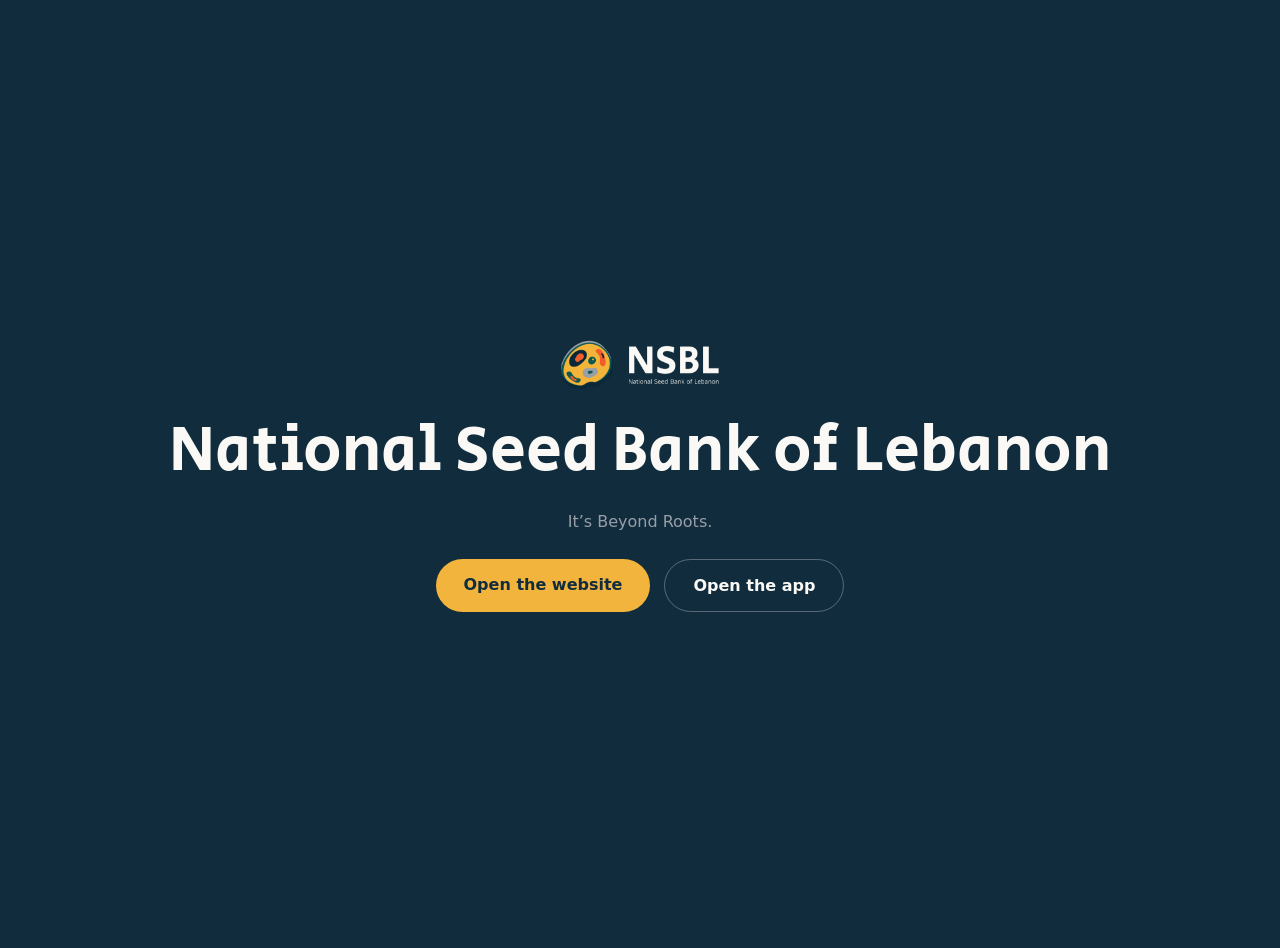
<file: index.html>
<!DOCTYPE html>
<html lang="en"><head><meta charset="utf-8"><meta name="viewport" content="width=device-width, initial-scale=1">
<title>National Seed Bank of Lebanon | It’s Beyond Roots</title>
<link rel="icon" type="image/png" href="website/assets/img/logo/favicon.png">
<style>
@font-face{font-family:"Secular One";src:url("website/assets/fonts/SecularOne-Regular.ttf")}
html,body{margin:0;min-height:100%;background:#112C3D;color:#FAF9F5;font-family:system-ui,sans-serif}
main{min-height:100vh;display:grid;place-content:center;gap:28px;text-align:center;padding:24px}
img{height:56px;width:auto;margin:0 auto}
h1{font-family:"Secular One",system-ui;font-weight:400;font-size:clamp(2rem,6vw,4rem);margin:0;line-height:1}
p{margin:0;color:#989EA7}
nav{display:flex;gap:14px;justify-content:center;flex-wrap:wrap}
a{padding:16px 28px;border-radius:999px;font-weight:600;text-decoration:none;background:#F2B43D;color:#112C3D}
a+a{background:none;color:#FAF9F5;border:1px solid rgba(250,249,245,.3)}
</style></head>
<body><main>
<img src="website/assets/img/logo/horizontal-cream.png" alt="NSBL" width="162" height="56">
<h1>National Seed Bank of Lebanon</h1><p>It’s Beyond Roots.</p>
<nav><a href="website/">Open the website</a><a href="app/">Open the app</a></nav>
</main></body></html>
</file>
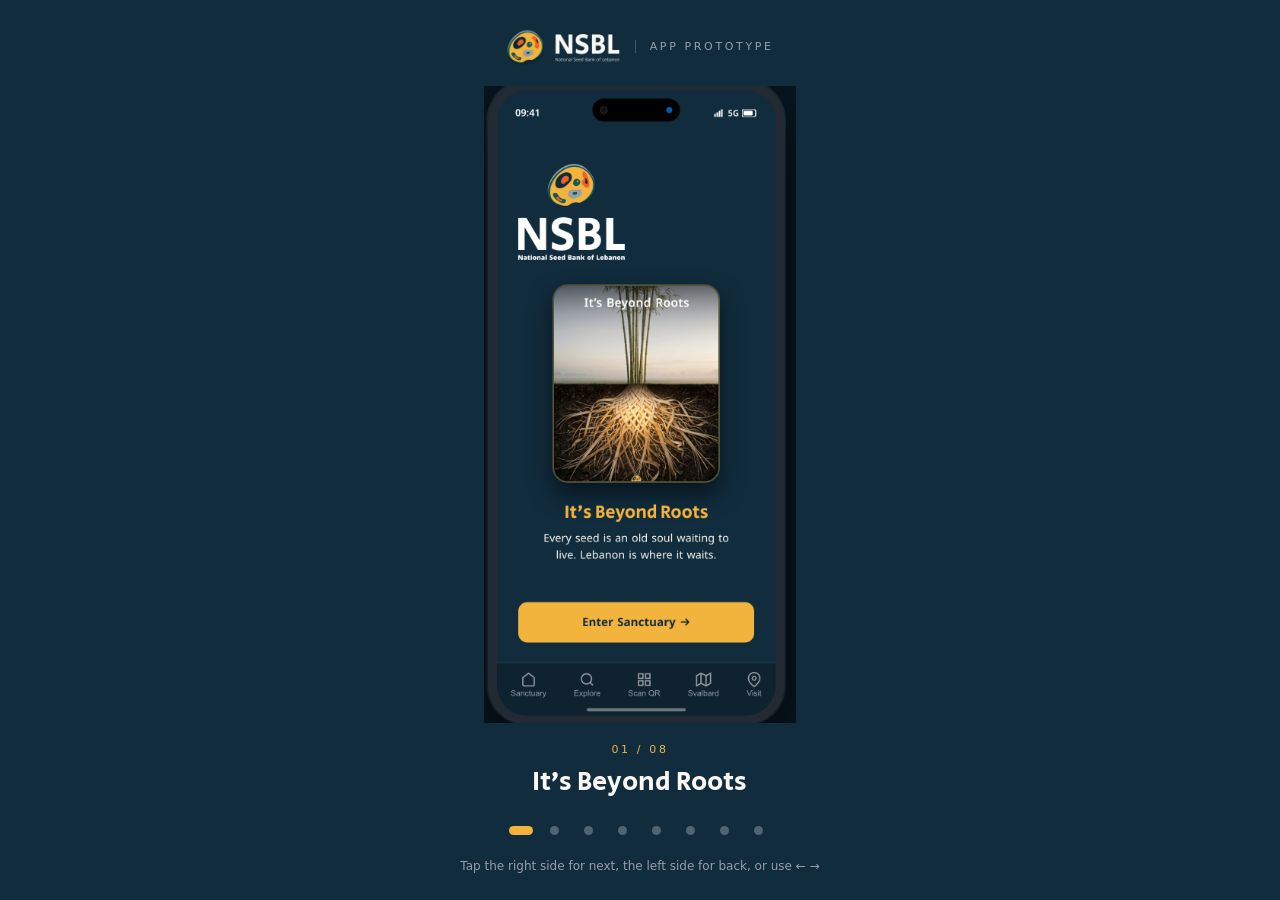
<file: app/index.html>
<!DOCTYPE html>
<html lang="en">
<head>
<meta charset="utf-8">
<meta name="viewport" content="width=device-width, initial-scale=1, viewport-fit=cover">
<title>NSBL App | National Seed Bank of Lebanon</title>
<meta name="description" content="Clickable prototype of the National Seed Bank of Lebanon app.">
<meta name="theme-color" content="#112C3D">
<link rel="icon" type="image/png" href="assets/favicon.png">
<!-- NSBL app prototype. Plain HTML/CSS/JS, works offline, no libraries.
     Screens: 05 Digital/Website Screens/NSBL_App_Screen_1..8.png, copied as they are (no crop, no edit).
     Tap the right half of the phone (or press →) for next, the left half (or ←) for back, or use the dots. -->
<style>
@font-face { font-family: "Secular One"; src: url("assets/fonts/SecularOne-Regular.ttf") format("truetype"); font-display: swap; }
:root { --navy: #112C3D; --cream: #FAF9F5; --amber: #F2B43D; --grey: #989EA7; --line: rgba(250,249,245,.22); }
* { box-sizing: border-box; }
html, body { margin: 0; height: 100%; }
/* Responsive layout: the phone takes all the space left over, at any screen size.
   Portrait: logo / phone / title + dots, stacked. Short landscape: phone on the left, the rest on the right. */
body {
  background: var(--navy); color: var(--cream);
  font-family: system-ui, -apple-system, "Segoe UI", sans-serif;
  height: 100vh; height: 100dvh; overflow: hidden;
  display: grid; grid-template-rows: auto minmax(0, 1fr) auto; grid-template-areas: "top" "phone" "info";
  justify-items: center; align-items: center;
  gap: clamp(10px, 2.2vh, 24px);
  padding: max(clamp(12px, 3vh, 32px), env(safe-area-inset-top)) max(16px, env(safe-area-inset-right)) max(clamp(12px, 3vh, 28px), env(safe-area-inset-bottom)) max(16px, env(safe-area-inset-left));
  -webkit-font-smoothing: antialiased; user-select: none; -webkit-user-select: none;
}
.top { grid-area: top; display: flex; align-items: center; gap: 14px; }
.top img { height: clamp(28px, 4.4vh, 42px); width: auto; display: block; }
.top span { font-size: 11px; letter-spacing: .24em; text-transform: uppercase; color: var(--grey); padding-left: 14px; border-left: 1px solid var(--line); }
.info { grid-area: info; display: flex; flex-direction: column; align-items: center; gap: clamp(8px, 1.6vh, 16px); }

/* The phone: the screens already include their own phone outline, so they are shown whole
   (object-fit: contain, ratio 820 × 1670). Never cropped. It fills its row, limited by width too. */
.phone { grid-area: phone; position: relative; height: 100%; max-height: 980px; aspect-ratio: 820 / 1670; max-width: 100%; min-height: 0; }
.phone img { position: absolute; inset: 0; width: 100%; height: 100%; object-fit: contain; opacity: 0; transition: opacity .25s ease; pointer-events: none; }
.phone img.is-on { opacity: 1; }
.tap { position: absolute; top: 0; bottom: 0; width: 50%; background: none; border: 0; padding: 0; cursor: pointer; -webkit-tap-highlight-color: transparent; }
.tap--prev { left: 0; cursor: w-resize; } .tap--next { right: 0; cursor: e-resize; }
.tap:focus-visible { outline: 3px solid var(--amber); outline-offset: 4px; border-radius: 12px; }

.title { text-align: center; margin: 0; }
.title small { display: block; font-size: 11px; letter-spacing: .24em; text-transform: uppercase; color: var(--amber); margin-bottom: 6px; }
.title b { font-family: "Secular One", system-ui, sans-serif; font-weight: 400; font-size: clamp(1.25rem, 2.4vw, 1.7rem); }

.dots { display: flex; gap: 6px; }
.dots button { width: 28px; height: 28px; padding: 0; border: 0; background: none; cursor: pointer; display: grid; place-items: center; }
.dots button::before { content: ""; width: 9px; height: 9px; border-radius: 6px; background: rgba(250,249,245,.28); transition: width .2s, background .2s; }
.dots button[aria-current="true"]::before { width: 24px; background: var(--amber); }
.dots button:focus-visible { outline: 2px solid var(--amber); border-radius: 6px; }
.hint { font-size: 12px; color: var(--grey); margin: 0; }

@media (prefers-reduced-motion: reduce) { .phone img, .dots button::before { transition: none; } }
@media (max-height: 700px), (pointer: coarse) { .hint { display: none; } }
@media (max-width: 480px) { .top span { display: none; } .title b { font-size: 1.15rem; } }
/* Phones held sideways and other short screens */
@media (orientation: landscape) and (max-height: 560px) {
  body { grid-template-columns: auto minmax(0, 1fr); grid-template-rows: 1fr auto 1fr; grid-template-areas: "phone ." "phone top" "phone info"; column-gap: clamp(24px, 6vw, 80px); justify-items: start; }
  .phone { height: calc(100dvh - 24px); max-height: none; justify-self: end; }
  .top { align-self: end; } .info { align-self: start; align-items: flex-start; }
  .title { text-align: left; }
}
</style>
</head>
<body>
<header class="top"><img src="assets/horizontal-cream.png" alt="NSBL, National Seed Bank of Lebanon" width="520" height="180"><span>App prototype</span></header>

<main class="phone" aria-roledescription="carousel" aria-label="NSBL app screens">
  <img src="assets/screens/screen-1.png" width="820" height="1670" alt="App screen 1: It’s Beyond Roots, welcome screen" class="is-on">
  <img src="assets/screens/screen-2.png" width="820" height="1670" alt="App screen 2: Resting Status">
  <img src="assets/screens/screen-3.png" width="820" height="1670" alt="App screen 3: The Living Collection">
  <img src="assets/screens/screen-4.png" width="820" height="1670" alt="App screen 4: Lebanese Emmer Wheat, seed detail">
  <img src="assets/screens/screen-5.png" width="820" height="1670" alt="App screen 5: The Seed Journey">
  <img src="assets/screens/screen-6.png" width="820" height="1670" alt="App screen 6: Arctic Sovereign Backup">
  <img src="assets/screens/screen-7.png" width="820" height="1670" alt="App screen 7: Scan Seed Passport">
  <img src="assets/screens/screen-8.png" width="820" height="1670" alt="App screen 8: LARI Central Station">
  <button class="tap tap--prev" type="button" aria-label="Previous screen"></button>
  <button class="tap tap--next" type="button" aria-label="Next screen"></button>
</main>

<div class="info">
<p class="title" aria-live="polite"><small id="count">01 / 08</small><b id="name">It’s Beyond Roots</b></p>
<nav class="dots" aria-label="Jump to a screen"></nav>
<p class="hint">Tap the right side for next, the left side for back, or use ← →</p>
</div>

<script>
(function () {
  "use strict";
  // Titles are the headings shown on each screen.
  var titles = ["It’s Beyond Roots", "Resting Status", "The Living Collection", "Lebanese Emmer Wheat",
                "The Seed Journey", "Arctic Sovereign Backup", "Scan Seed Passport", "LARI Central Station"];
  var imgs = [].slice.call(document.querySelectorAll(".phone img"));
  var dotsBox = document.querySelector(".dots"), count = document.getElementById("count"), name = document.getElementById("name");
  var current = 0;

  var dots = titles.map(function (t, i) {
    var b = document.createElement("button");
    b.type = "button"; b.setAttribute("aria-label", (i + 1) + ". " + t);
    b.addEventListener("click", function () { show(i); });
    dotsBox.appendChild(b); return b;
  });

  function pad(n) { return (n < 10 ? "0" : "") + n; }
  function show(i) {
    i = (i + imgs.length) % imgs.length;            // wraps around: after the last screen comes the first
    imgs[current].classList.remove("is-on");
    imgs[i].classList.add("is-on");
    dots[current].setAttribute("aria-current", "false");
    dots[i].setAttribute("aria-current", "true");
    count.textContent = pad(i + 1) + " / " + pad(imgs.length);
    name.textContent = titles[i];
    current = i;
  }

  document.querySelector(".tap--next").addEventListener("click", function () { show(current + 1); });
  document.querySelector(".tap--prev").addEventListener("click", function () { show(current - 1); });
  document.addEventListener("keydown", function (e) {
    if (e.key === "ArrowRight" || e.key === " " || e.key === "PageDown") { e.preventDefault(); show(current + 1); }
    if (e.key === "ArrowLeft" || e.key === "PageUp") { e.preventDefault(); show(current - 1); }
    if (e.key === "Home") show(0);
    if (e.key === "End") show(imgs.length - 1);
  });

  // Swipe on touch screens (a quick left/right drag), on top of the tap halves.
  var x0 = null;
  var phone = document.querySelector(".phone");
  phone.addEventListener("touchstart", function (e) { x0 = e.touches[0].clientX; }, { passive: true });
  phone.addEventListener("touchend", function (e) {
    if (x0 === null) return;
    var dx = e.changedTouches[0].clientX - x0; x0 = null;
    if (Math.abs(dx) > 40) { e.preventDefault(); show(current + (dx < 0 ? 1 : -1)); }
  });

  show(0);
})();
</script>
</body>
</html>
</file>
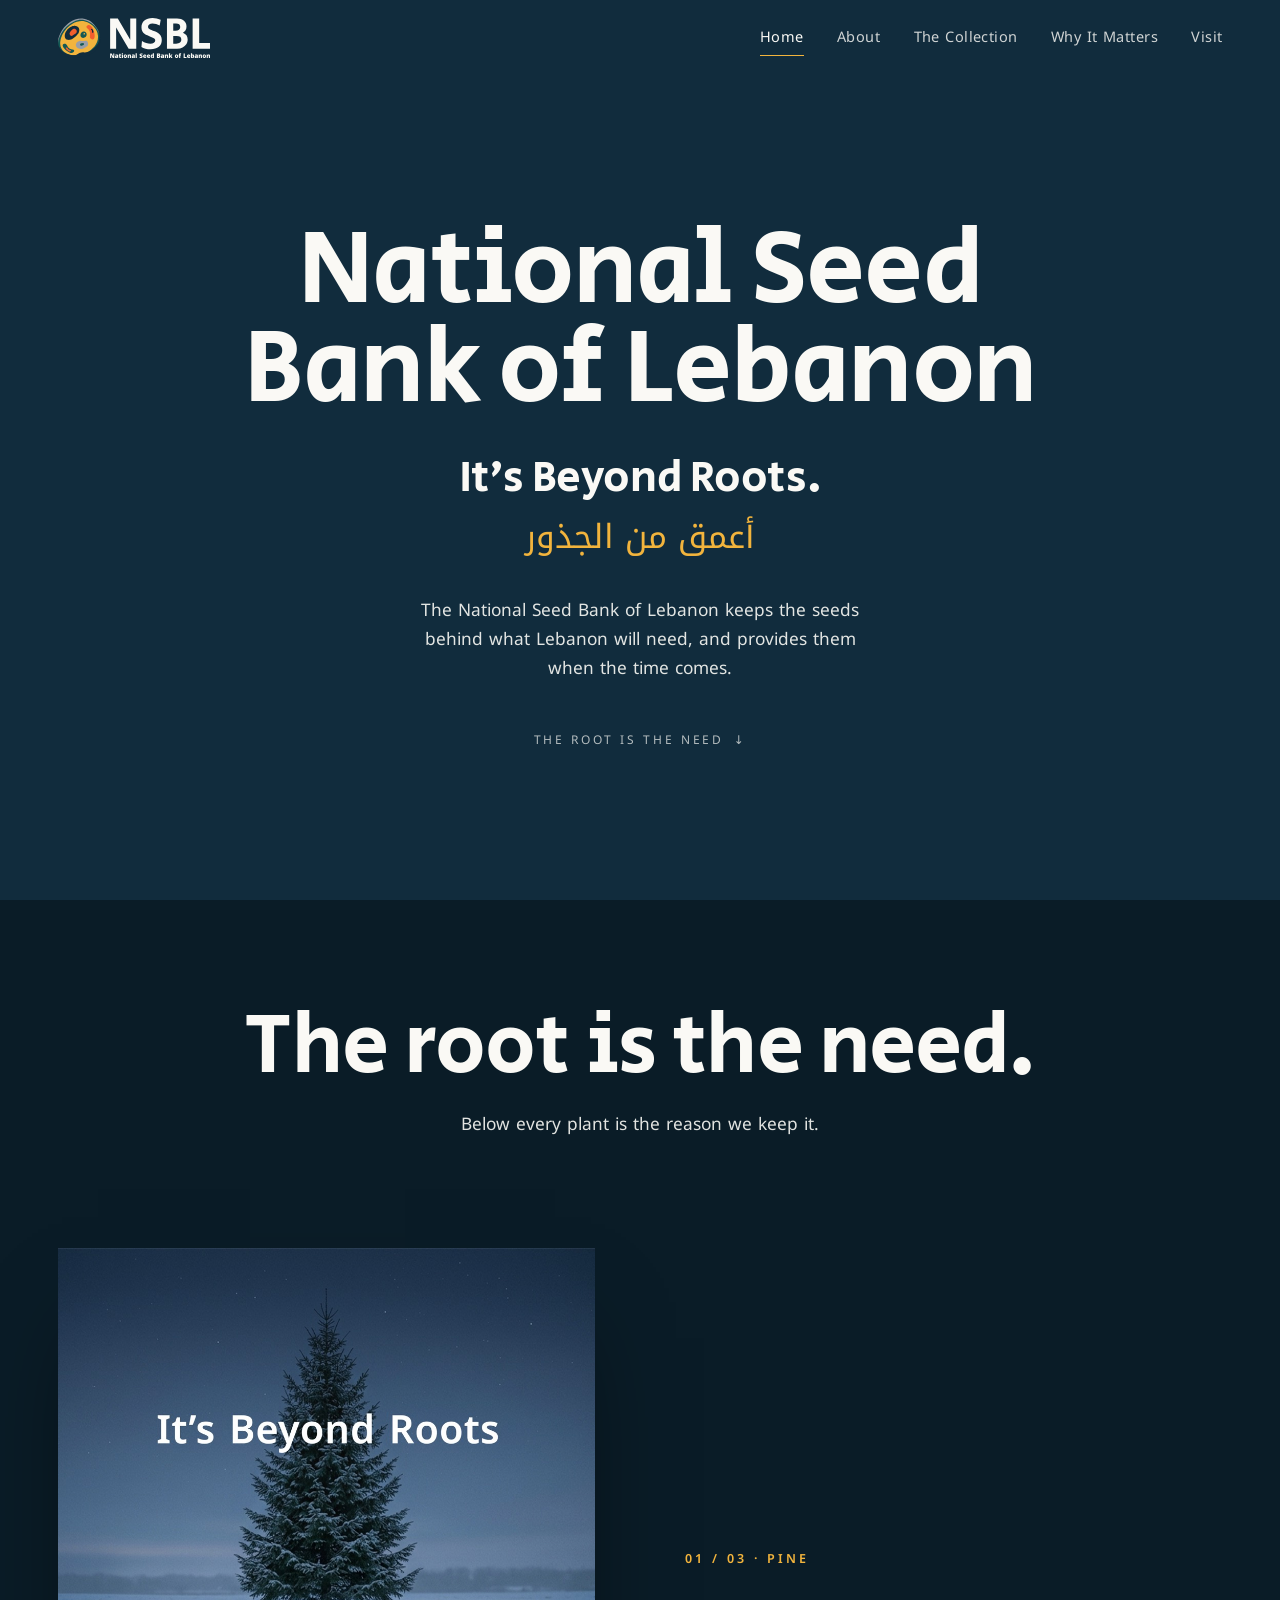
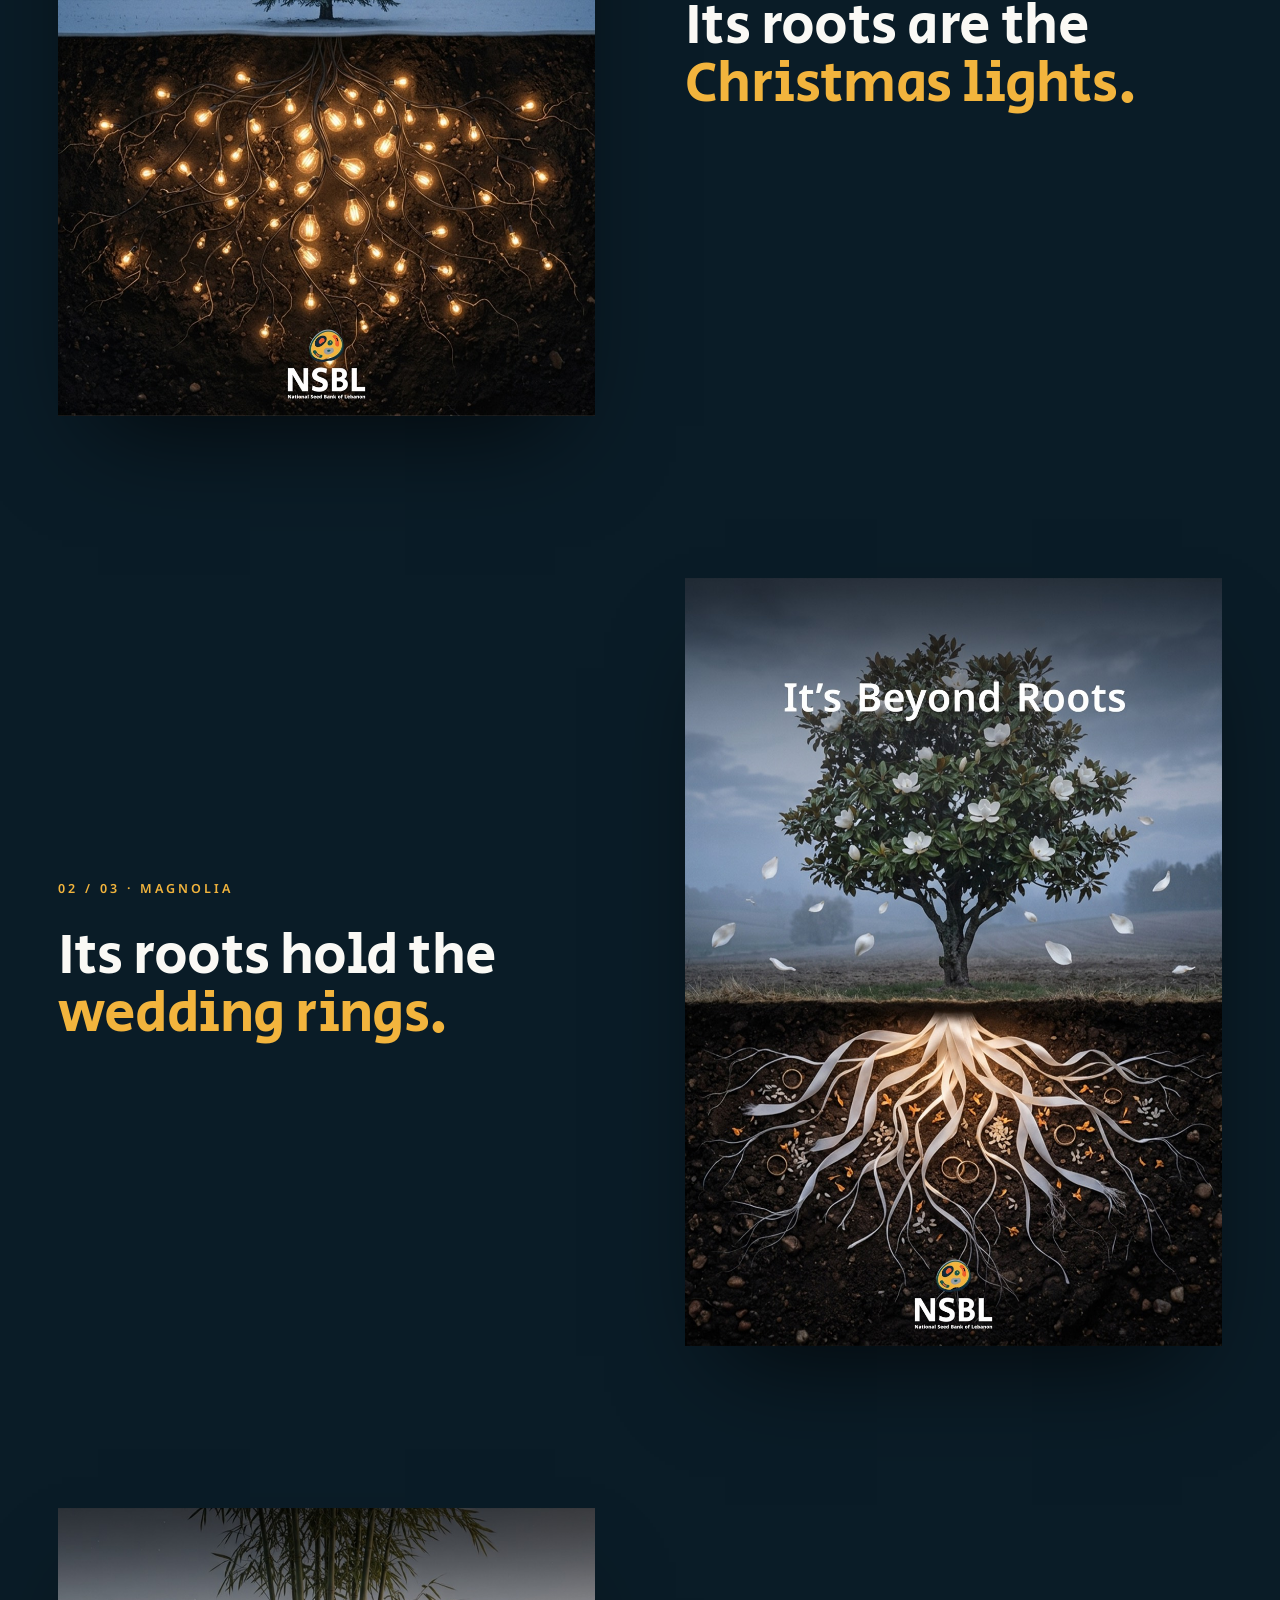
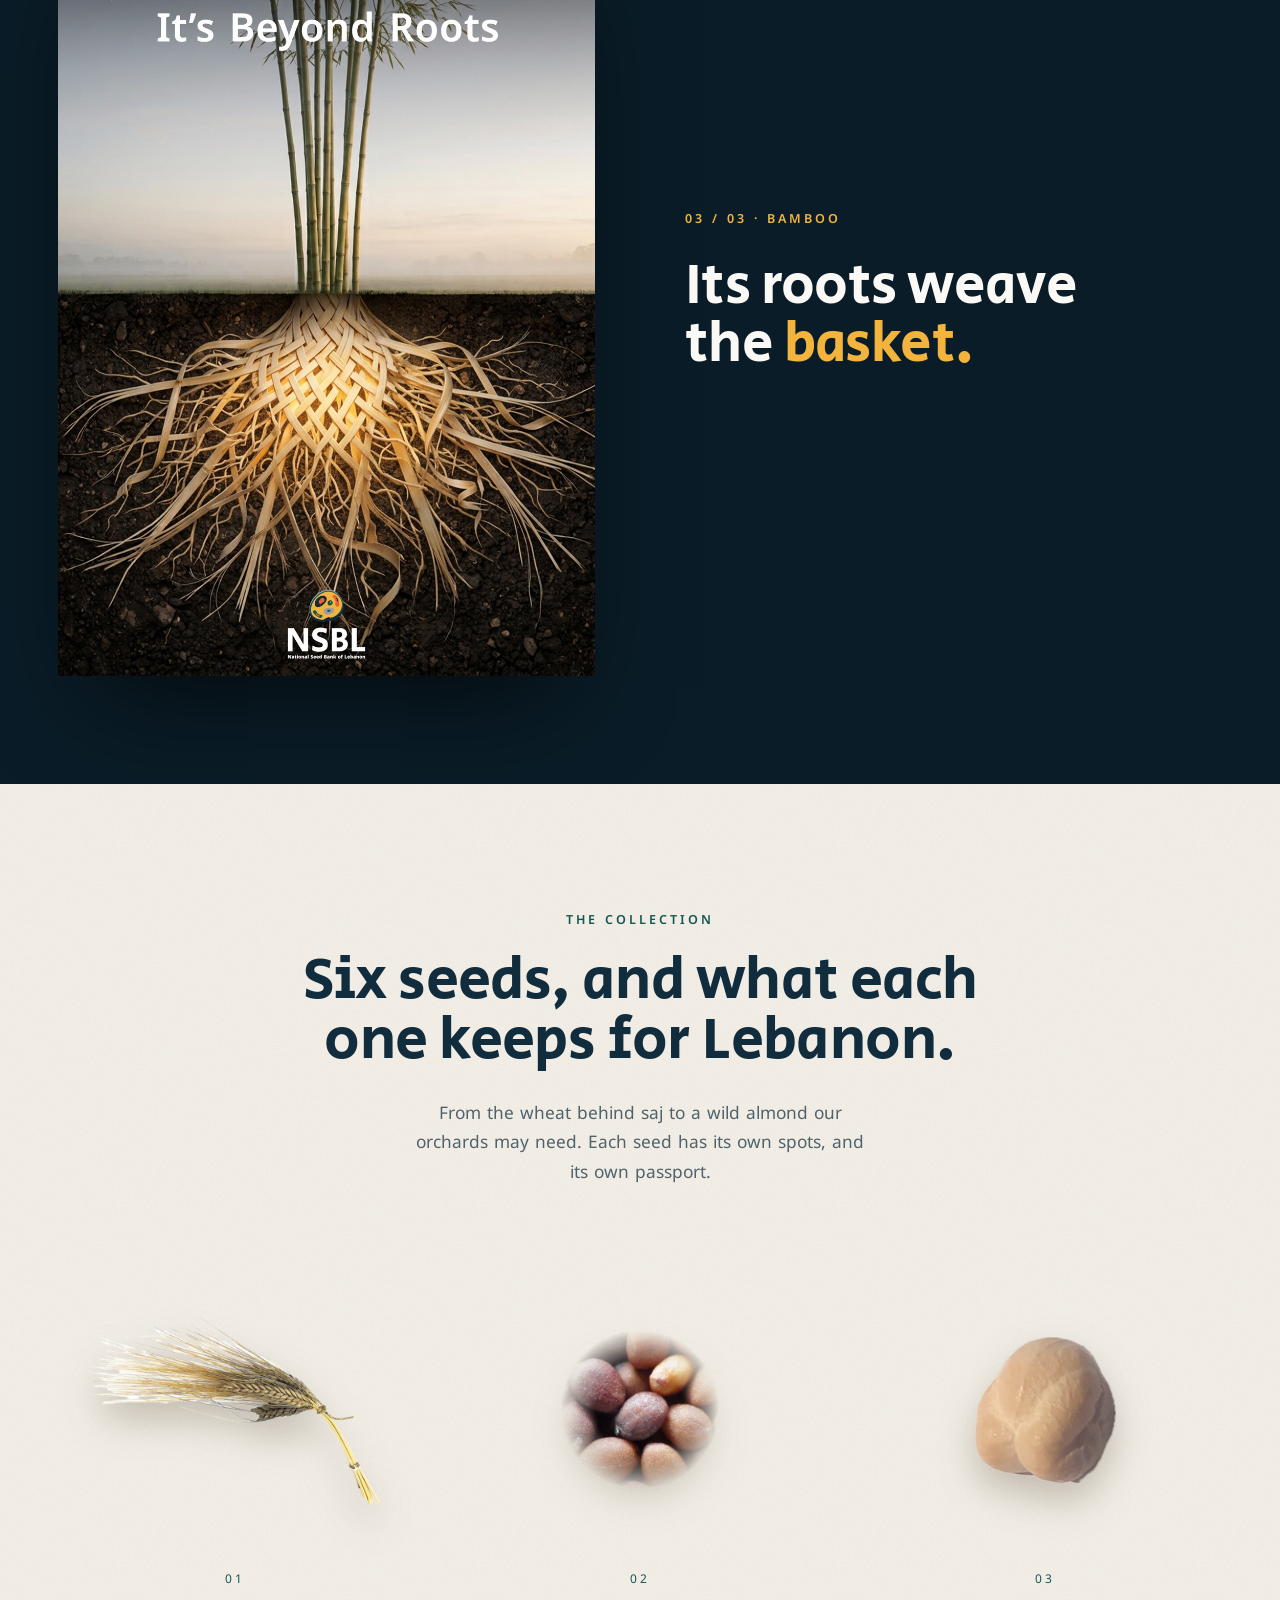
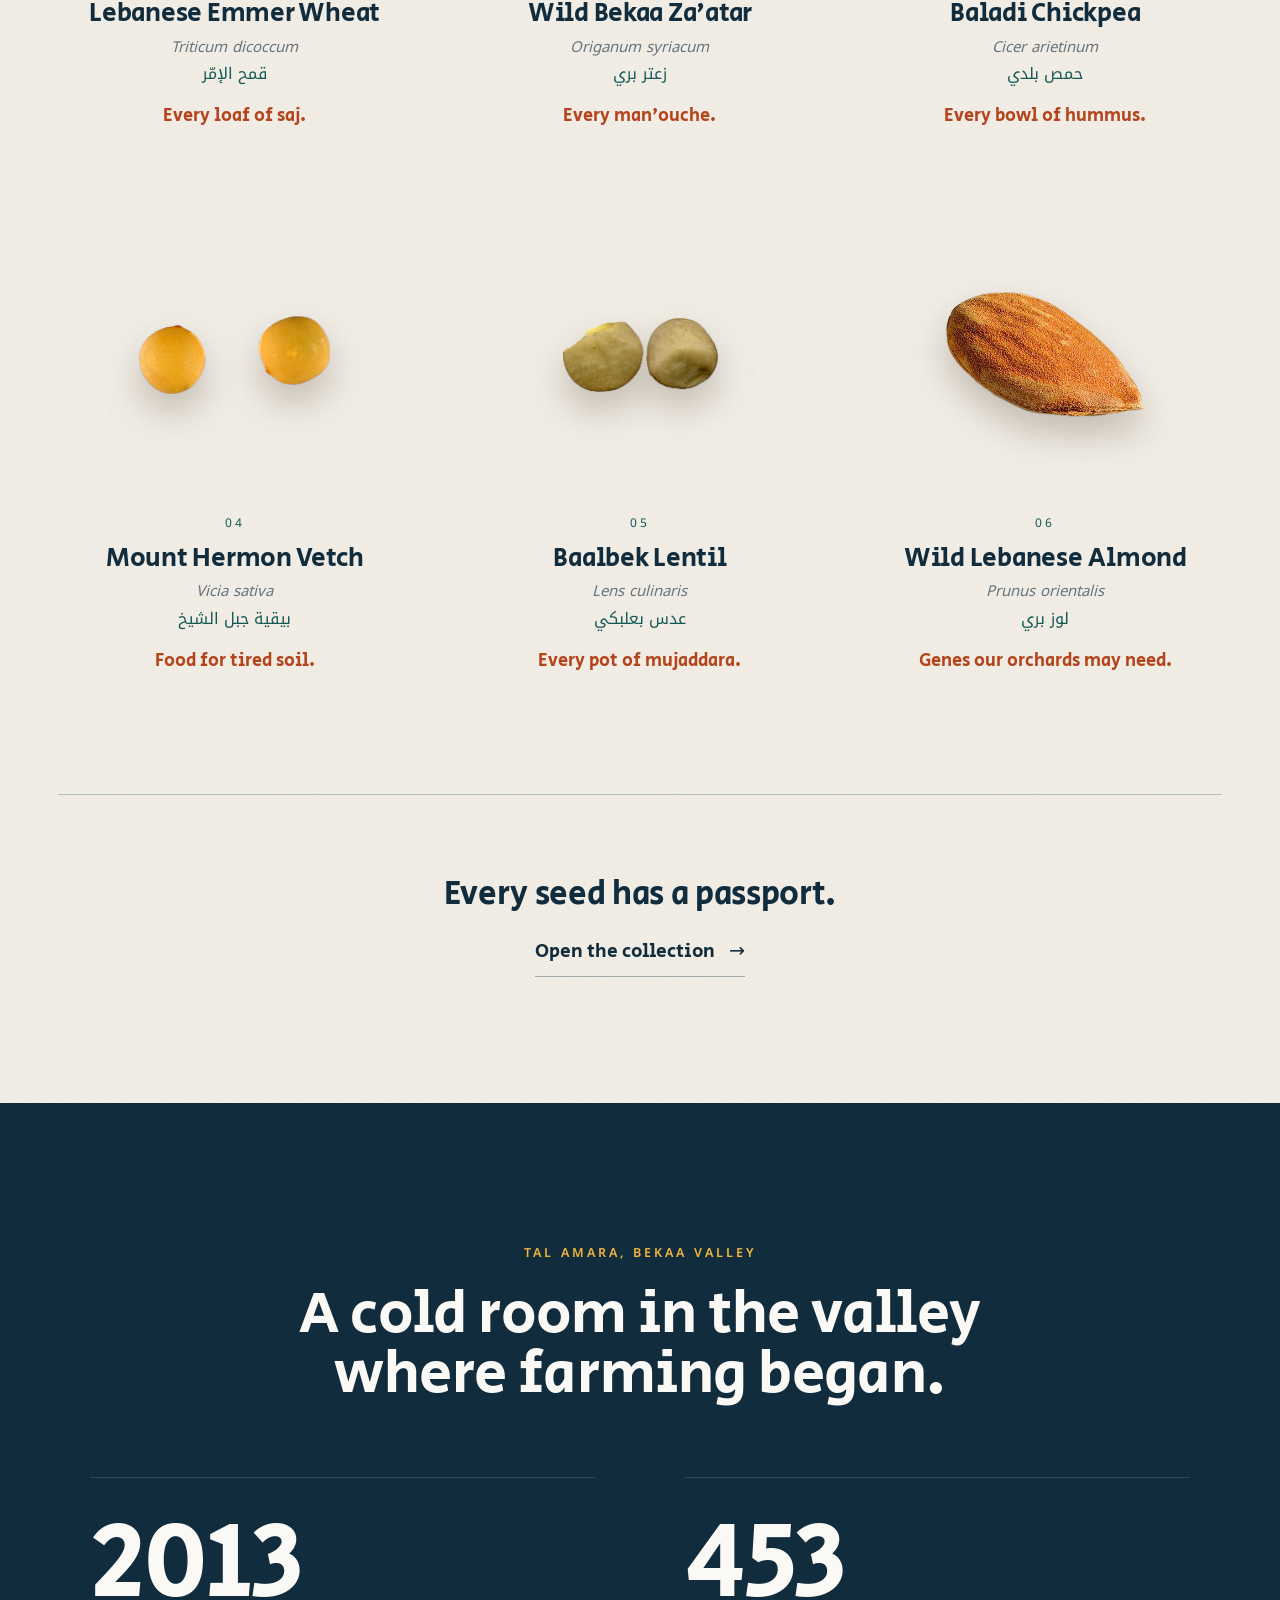
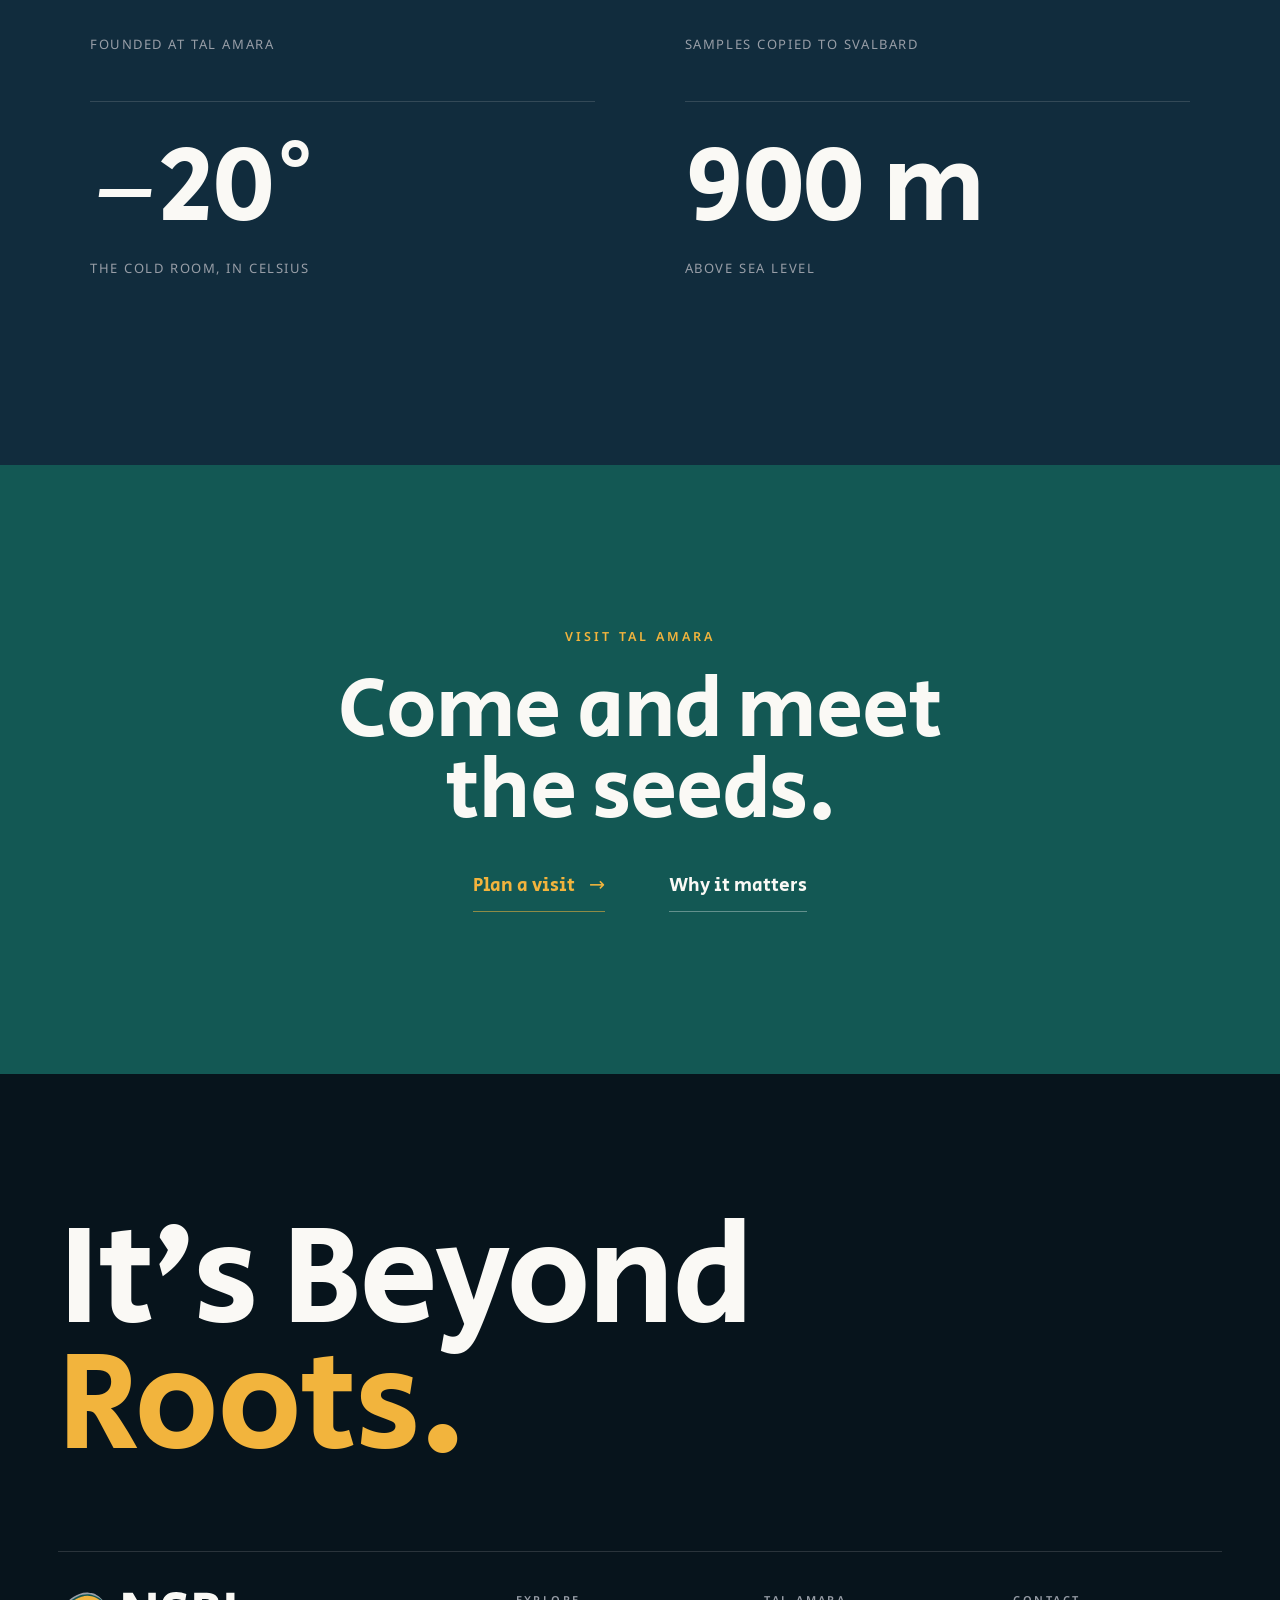
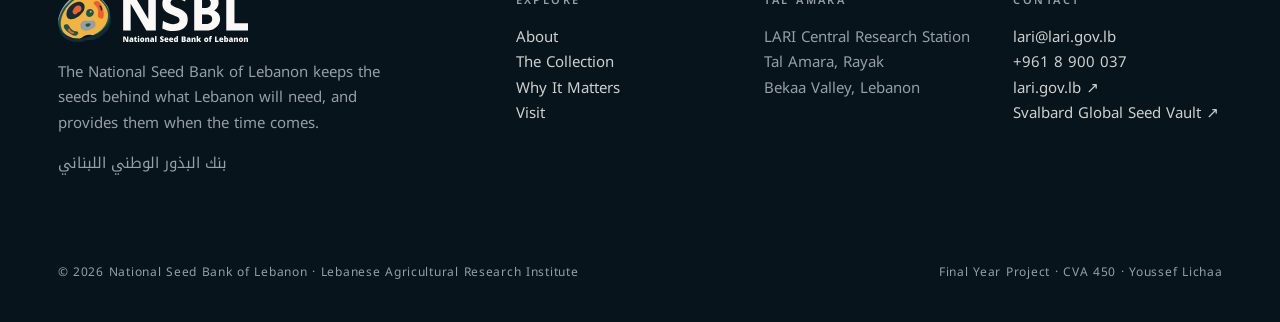
<file: website/index.html>
<!DOCTYPE html>
<html lang="en">
<head>
<meta charset="utf-8">
<meta name="viewport" content="width=device-width, initial-scale=1, viewport-fit=cover">
<title>National Seed Bank of Lebanon | It’s Beyond Roots</title>
<meta name="description" content="The National Seed Bank of Lebanon keeps the seeds behind what Lebanon will need. It’s Beyond Roots.">
<meta name="theme-color" content="#112C3D">
<meta property="og:title" content="National Seed Bank of Lebanon | It’s Beyond Roots">
<meta property="og:description" content="The National Seed Bank of Lebanon keeps the seeds behind what Lebanon will need. It’s Beyond Roots.">
<meta property="og:type" content="website">
<meta property="og:image" content="https://yousseflichaa97-maker.github.io/nsbl-fyp/website/assets/img/key/pine-key-visual.jpg">
<meta name="twitter:card" content="summary_large_image">
<link rel="icon" type="image/svg+xml" href="assets/img/logo/mark.svg">
<link rel="icon" type="image/png" href="assets/img/logo/favicon.png">
<link rel="apple-touch-icon" href="assets/img/logo/favicon.png">
<link rel="preload" href="assets/fonts/SecularOne-Regular.woff2" as="font" type="font/woff2" crossorigin>
<link rel="preload" href="assets/fonts/NotoKufiArabic-Variable.woff2" as="font" type="font/woff2" crossorigin>
<link rel="stylesheet" href="assets/css/site.css">
<script>document.documentElement.classList.add("js")</script>
</head>
<body class="page-home">
<a class="skip" href="#main">Skip to content</a>
<header class="site-header">
  <a class="brand" href="index.html" aria-label="National Seed Bank of Lebanon, home"><img src="assets/img/logo/horizontal-cream.svg" alt="NSBL, National Seed Bank of Lebanon" width="152" height="40"></a>
  <nav class="nav" id="site-nav" aria-label="Main"><a href="index.html" aria-current="page">Home</a><a href="about.html">About</a><a href="collection.html">The Collection</a><a href="why-it-matters.html">Why It Matters</a><a href="visit.html">Visit</a></nav>
  <button class="menu-btn" type="button" aria-label="Menu" aria-controls="site-nav" aria-expanded="false"><span></span></button>
</header>

<main id="main">
<section class="home-hero" aria-label="It’s Beyond Roots">
  <div class="wrap home-hero__copy">
    <h1 class="display d-xxl hero-name">National Seed Bank of Lebanon</h1>
    <p class="hero-slogan display">It’s Beyond Roots.</p>
    <p class="ar hero-ar" lang="ar">أعمق من الجذور</p>
    <p class="lead">The National Seed Bank of Lebanon keeps the seeds behind what Lebanon will need, and provides them when the time comes.</p>
    <a class="hero-down" href="#idea">The root is the need <span aria-hidden="true">↓</span></a>
  </div>
</section>

<section class="idea" id="idea" aria-label="The root is the need">
  <div class="wrap">
    <div class="idea__head"><h2 class="display d-xl">The root is the need.</h2><p class="lead">Below every plant is the reason we keep it.</p></div>
    <div class="plates">
      <article class="plate" id="tree-pine">
        <figure class="plate__media"><img src="assets/img/key/pine-key-visual.jpg" alt="Key visual: a pine whose roots are glowing Christmas lights. It’s Beyond Roots." width="1050" height="1500" loading="lazy" decoding="async"></figure>
        <div class="plate__copy"><p class="kicker">01 / 03 · Pine</p><h3 class="display d-l">Its roots are the <span class="hl">Christmas lights.</span></h3></div>
      </article>
      <article class="plate" id="tree-magnolia">
        <figure class="plate__media"><img src="assets/img/key/magnolia-key-visual.jpg" alt="Key visual: a magnolia whose roots hold wedding rings. It’s Beyond Roots." width="1050" height="1500" loading="lazy" decoding="async"></figure>
        <div class="plate__copy"><p class="kicker">02 / 03 · Magnolia</p><h3 class="display d-l">Its roots hold the <span class="hl">wedding rings.</span></h3></div>
      </article>
      <article class="plate" id="tree-bamboo">
        <figure class="plate__media"><img src="assets/img/key/bamboo-key-visual.jpg" alt="Key visual: bamboo whose roots weave a basket. It’s Beyond Roots." width="1050" height="1500" loading="lazy" decoding="async"></figure>
        <div class="plate__copy"><p class="kicker">03 / 03 · Bamboo</p><h3 class="display d-l">Its roots weave the <span class="hl">basket.</span></h3></div>
      </article>
    </div>
  </div>
</section>

<section class="seeds" aria-label="The collection">
  <div class="wrap">
    <div class="sec-head"><p class="kicker">The collection</p><h2 class="display d-l">Six seeds, and what each one keeps for Lebanon.</h2><p class="lead">From the wheat behind saj to a wild almond our orchards may need. Each seed has its own spots, and its own passport.</p></div>
    <div class="specimens"><a class="specimen" href="collection.html#emmer">
  <span class="specimen__img"><img src="assets/img/seed-photos/emmer.png" alt="Lebanese Emmer Wheat seed" width="720" height="473" loading="lazy" decoding="async" style="width:82%"></span>
  <span class="specimen__idx">01</span>
  <h3>Lebanese Emmer Wheat</h3><p class="latin">Triticum dicoccum</p><p class="ar">قمح الإمّر</p>
  <p class="specimen__need">Every loaf of saj.</p></a><a class="specimen" href="collection.html#thyme">
  <span class="specimen__img"><img src="assets/img/seed-photos/thyme.png" alt="Wild Bekaa Za'atar seed" width="380" height="380" loading="lazy" decoding="async" style="width:46%"></span>
  <span class="specimen__idx">02</span>
  <h3>Wild Bekaa Za'atar</h3><p class="latin">Origanum syriacum</p><p class="ar">زعتر بري</p>
  <p class="specimen__need">Every man'ouche.</p></a><a class="specimen" href="collection.html#chickpea">
  <span class="specimen__img"><img src="assets/img/seed-photos/chickpea.png" alt="Baladi Chickpea seed" width="242" height="249" loading="lazy" decoding="async" style="width:40%"></span>
  <span class="specimen__idx">03</span>
  <h3>Baladi Chickpea</h3><p class="latin">Cicer arietinum</p><p class="ar">حمص بلدي</p>
  <p class="specimen__need">Every bowl of hummus.</p></a><a class="specimen" href="collection.html#vetch">
  <span class="specimen__img"><img src="assets/img/seed-photos/vetch.png" alt="Mount Hermon Vetch seed" width="711" height="290" loading="lazy" decoding="async" style="width:54%"></span>
  <span class="specimen__idx">04</span>
  <h3>Mount Hermon Vetch</h3><p class="latin">Vicia sativa</p><p class="ar">بيقية جبل الشيخ</p>
  <p class="specimen__need">Food for tired soil.</p></a><a class="specimen" href="collection.html#lentil">
  <span class="specimen__img"><img src="assets/img/seed-photos/lentil.png" alt="Baalbek Lentil seed" width="161" height="78" loading="lazy" decoding="async" style="width:44%"></span>
  <span class="specimen__idx">05</span>
  <h3>Baalbek Lentil</h3><p class="latin">Lens culinaris</p><p class="ar">عدس بعلبكي</p>
  <p class="specimen__need">Every pot of mujaddara.</p></a><a class="specimen" href="collection.html#almond">
  <span class="specimen__img"><img src="assets/img/seed-photos/almond.png" alt="Wild Lebanese Almond seed" width="358" height="227" loading="lazy" decoding="async" style="width:56%"></span>
  <span class="specimen__idx">06</span>
  <h3>Wild Lebanese Almond</h3><p class="latin">Prunus orientalis</p><p class="ar">لوز بري</p>
  <p class="specimen__need">Genes our orchards may need.</p></a></div>
    <div class="seeds__end"><p class="display d-m">Every seed has a passport.</p><a class="btn btn--navy" href="collection.html">Open the collection <span class="arrow">→</span></a></div>
  </div>
</section>

<section class="numbers" aria-label="The bank in numbers">
  <div class="wrap">
    <div class="sec-head"><p class="kicker">Tal Amara, Bekaa Valley</p><h2 class="display d-l">A cold room in the valley where farming began.</h2></div>
    <div class="numbers__grid">
      <div class="num"><b>2013</b><span>Founded at Tal Amara</span></div>
      <div class="num"><b>453</b><span>Samples copied to Svalbard</span></div>
      <div class="num"><b>−20°</b><span>The cold room, in Celsius</span></div>
      <div class="num"><b>900 m</b><span>Above sea level</span></div>
    </div>
  </div>
</section>

<section class="cta" aria-label="Visit">
  <div class="wrap cta__inner">
    <p class="kicker" style="margin-bottom:24px">Visit Tal Amara</p>
    <h2 class="display d-xl">Come and meet the seeds.</h2>
    <div class="cta__links"><a class="btn btn--amber" href="visit.html">Plan a visit <span class="arrow">→</span></a><a class="btn btn--ghost" href="why-it-matters.html">Why it matters</a></div>
  </div>
</section>
</main>
<footer class="site-footer">
  <div class="wrap">
    <p class="footer-big">It’s Beyond<br><span>Roots.</span></p>
    <div class="footer-cols">
      <div>
        <img class="footer-logo" src="assets/img/logo/horizontal-cream.svg" alt="NSBL" width="190" height="50" loading="lazy">
        <p class="muted" style="max-width:36ch">The National Seed Bank of Lebanon keeps the seeds behind what Lebanon will need, and provides them when the time comes.</p>
        <p class="ar muted" style="text-align:left">بنك البذور الوطني اللبناني</p>
      </div>
      <div><h4>Explore</h4><a href="about.html">About</a><a href="collection.html">The Collection</a><a href="why-it-matters.html">Why It Matters</a><a href="visit.html">Visit</a></div>
      <div><h4>Tal Amara</h4><p class="muted" style="margin:0">LARI Central Research Station<br>Tal Amara, Rayak<br>Bekaa Valley, Lebanon</p></div>
      <div><h4>Contact</h4><a href="mailto:lari@lari.gov.lb">lari@lari.gov.lb</a><a href="tel:+9618900037">+961 8 900 037</a><a href="https://www.lari.gov.lb" target="_blank" rel="noopener">lari.gov.lb ↗</a><a href="https://www.seedvault.no" target="_blank" rel="noopener">Svalbard Global Seed Vault ↗</a></div>
    </div>
    <div class="footer-base"><span>© 2026 National Seed Bank of Lebanon · Lebanese Agricultural Research Institute</span><span>Final Year Project · CVA 450 · Youssef Lichaa</span></div>
  </div>
</footer>
<script src="assets/js/site.js"></script>
</body></html>
</file>
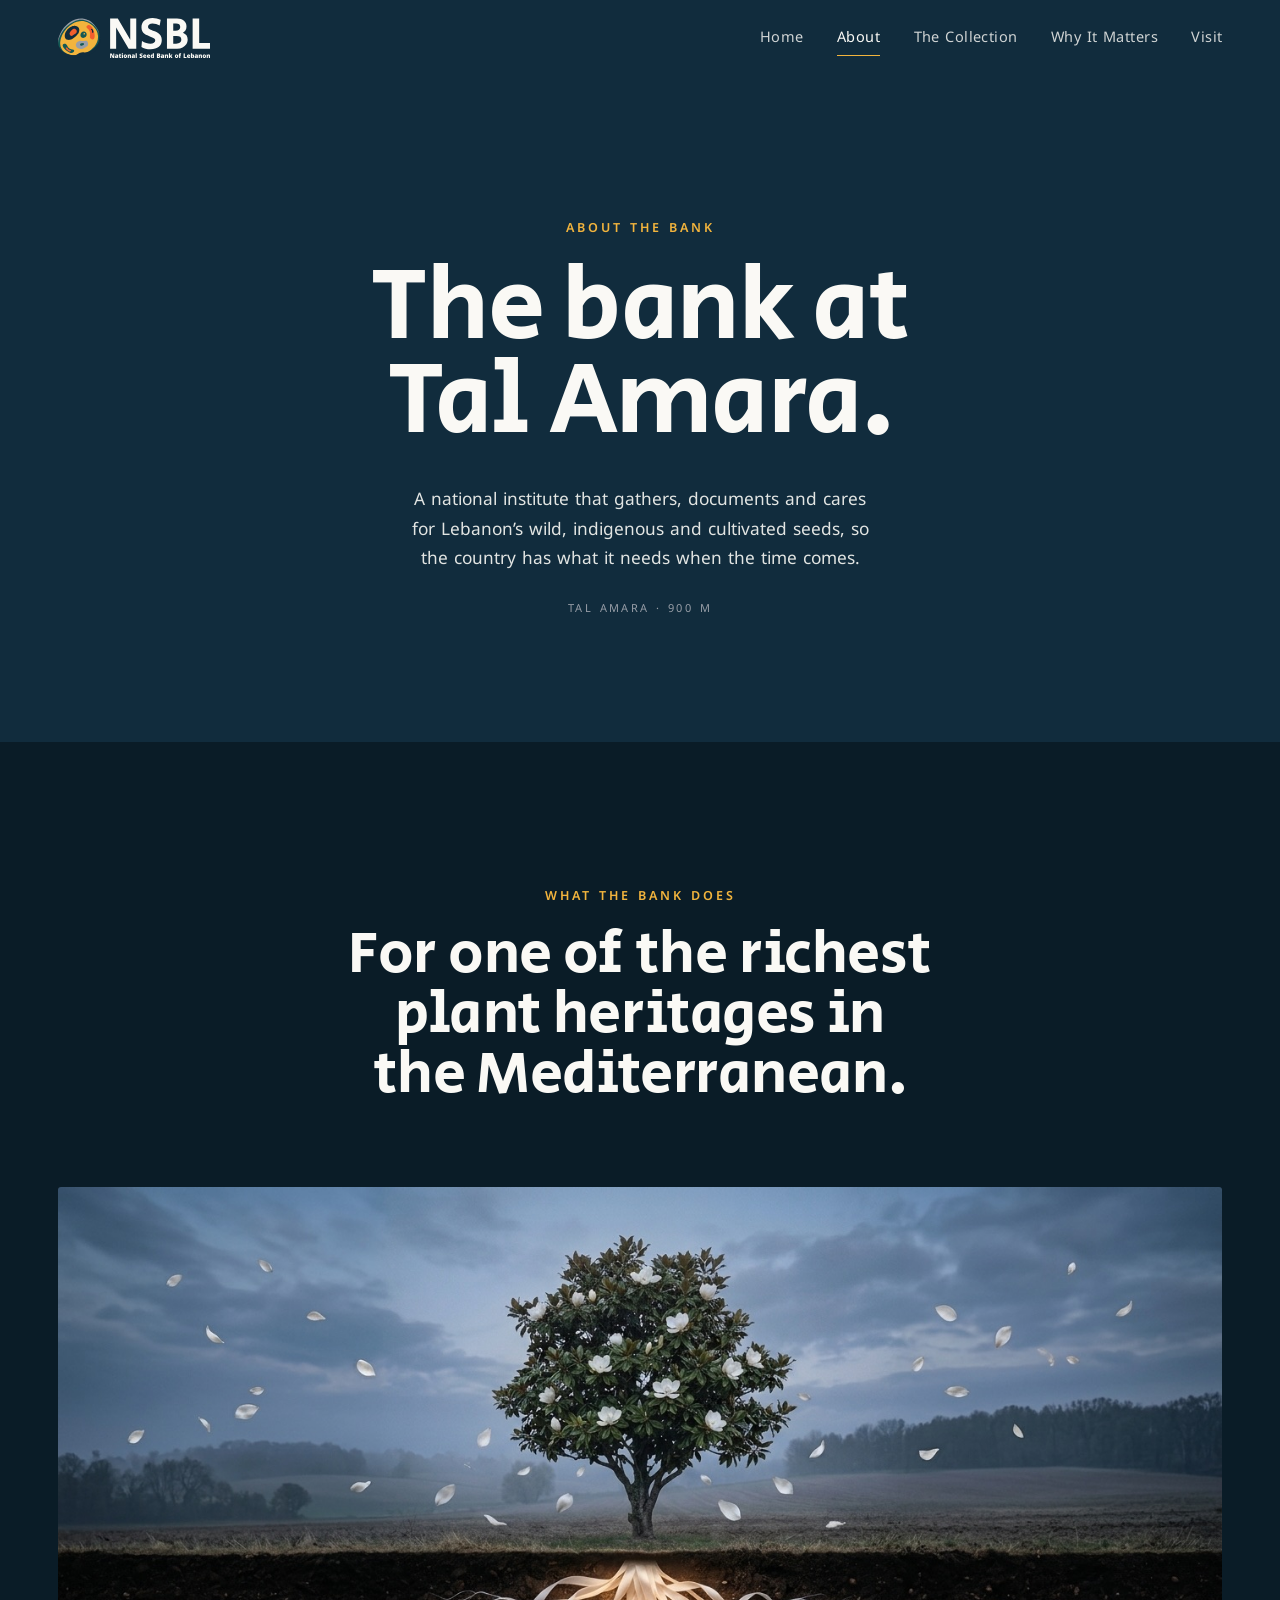
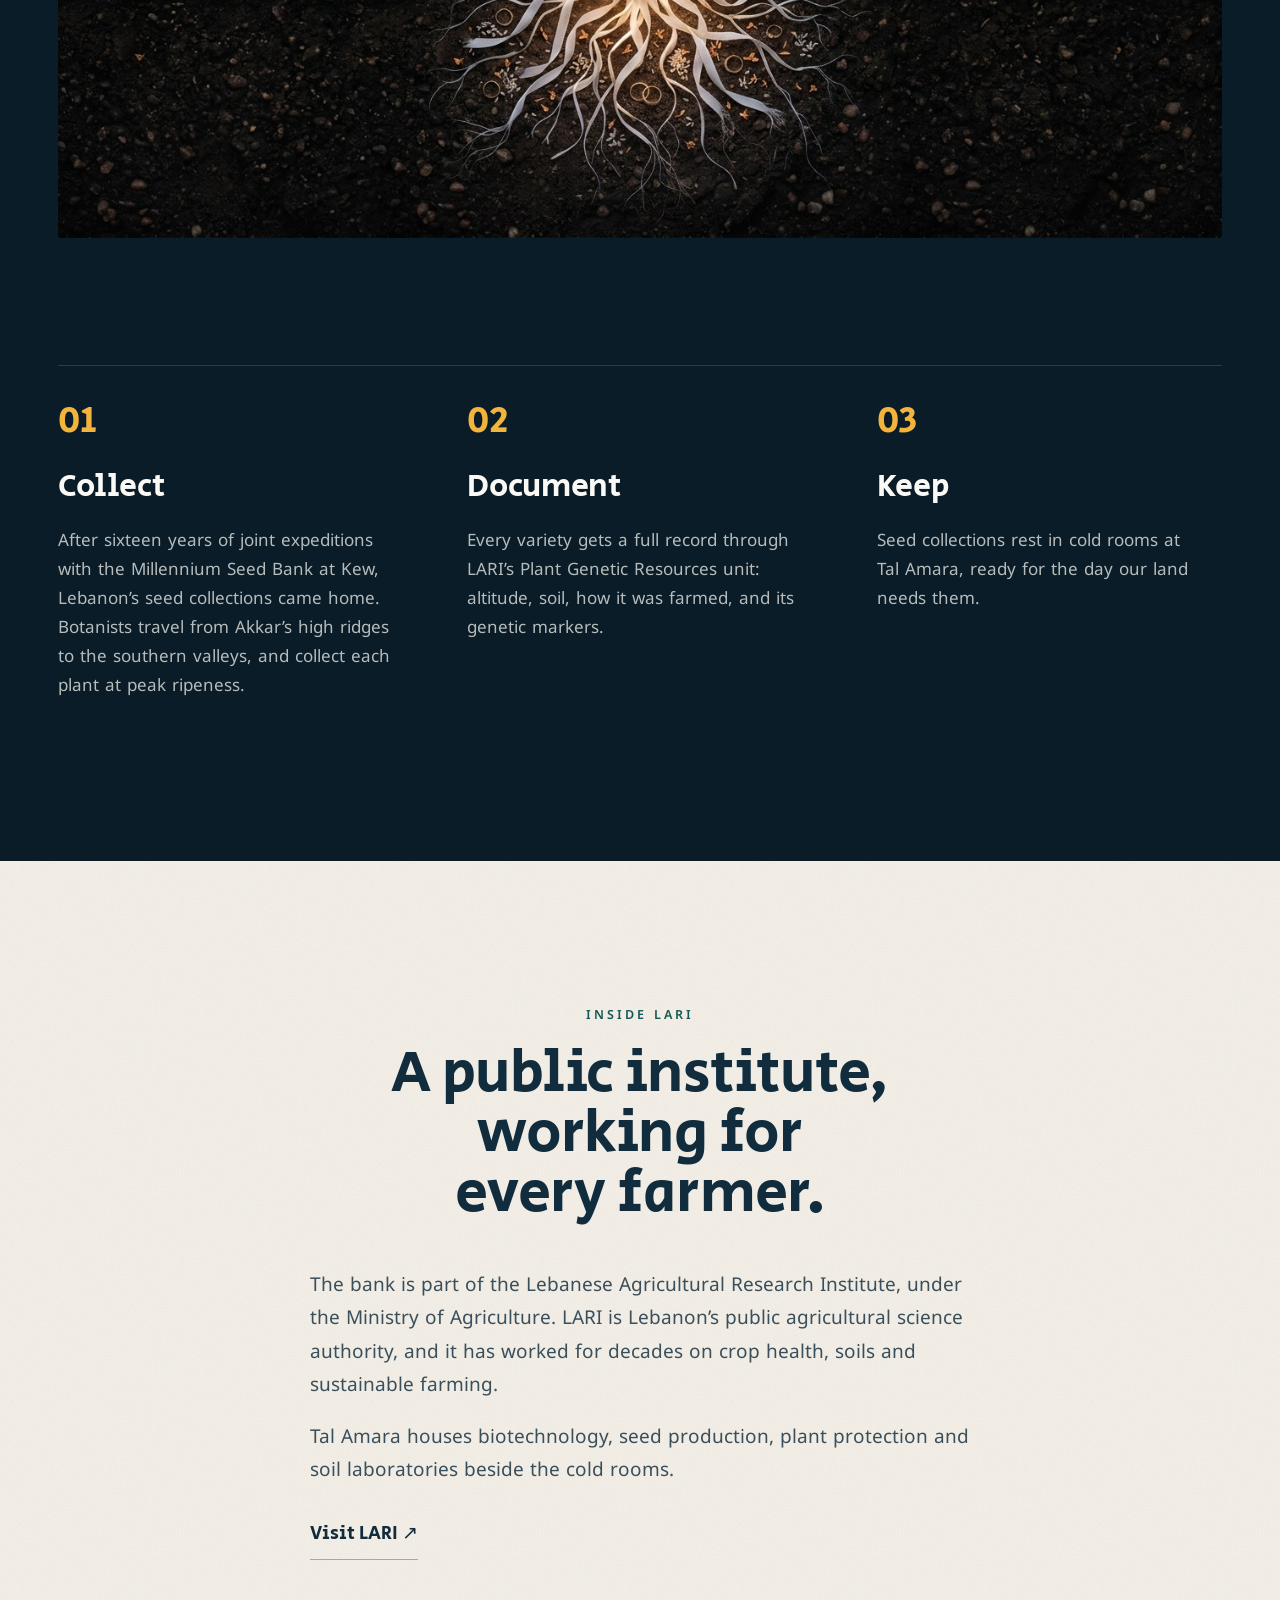
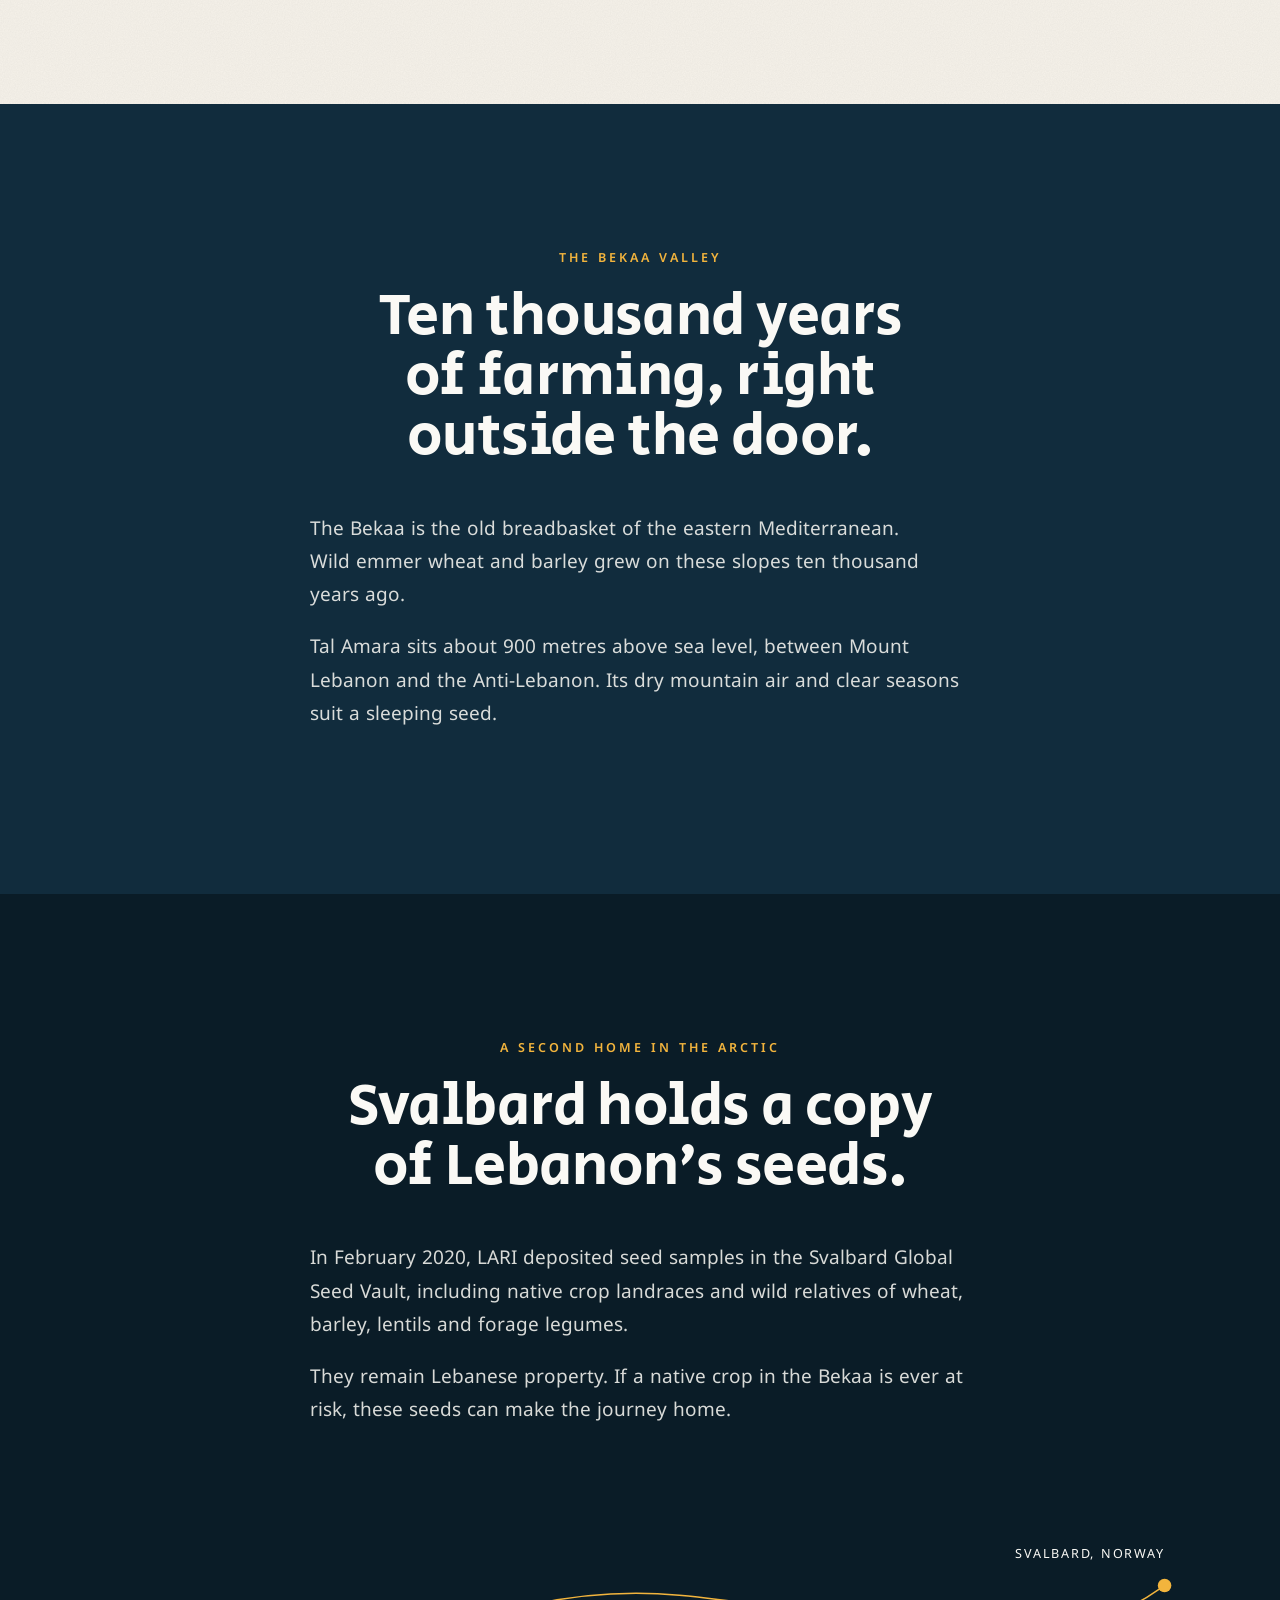
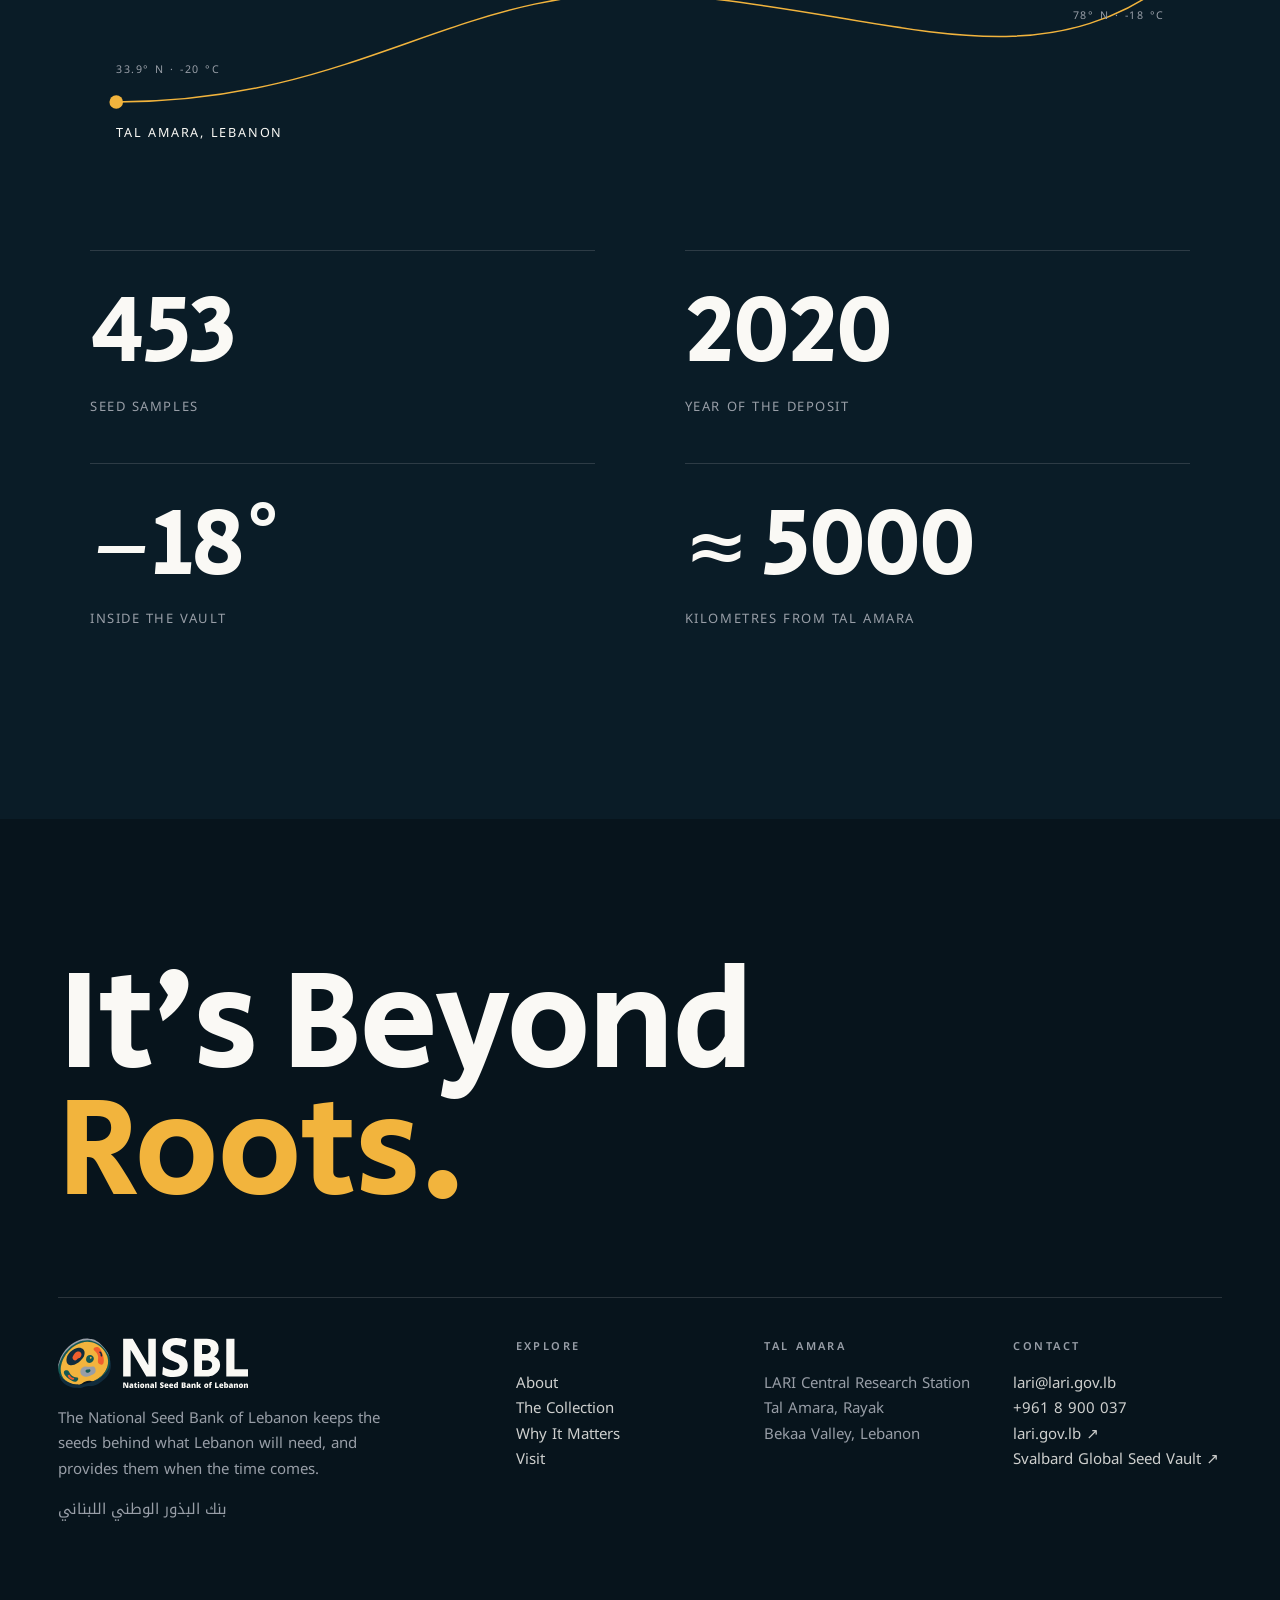
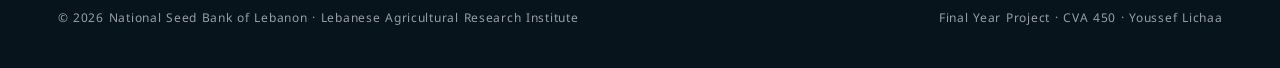
<file: website/about.html>
<!DOCTYPE html>
<html lang="en">
<head>
<meta charset="utf-8">
<meta name="viewport" content="width=device-width, initial-scale=1, viewport-fit=cover">
<title>About | National Seed Bank of Lebanon</title>
<meta name="description" content="The National Seed Bank of Lebanon at LARI Tal Amara, Bekaa Valley.">
<meta name="theme-color" content="#112C3D">
<meta property="og:title" content="About | National Seed Bank of Lebanon">
<meta property="og:description" content="The National Seed Bank of Lebanon at LARI Tal Amara, Bekaa Valley.">
<meta property="og:type" content="website">
<meta property="og:image" content="https://yousseflichaa97-maker.github.io/nsbl-fyp/website/assets/img/key/pine-key-visual.jpg">
<meta name="twitter:card" content="summary_large_image">
<link rel="icon" type="image/svg+xml" href="assets/img/logo/mark.svg">
<link rel="icon" type="image/png" href="assets/img/logo/favicon.png">
<link rel="apple-touch-icon" href="assets/img/logo/favicon.png">
<link rel="preload" href="assets/fonts/SecularOne-Regular.woff2" as="font" type="font/woff2" crossorigin>
<link rel="preload" href="assets/fonts/NotoKufiArabic-Variable.woff2" as="font" type="font/woff2" crossorigin>
<link rel="stylesheet" href="assets/css/site.css">
<script>document.documentElement.classList.add("js")</script>
</head>
<body class="page-about">
<a class="skip" href="#main">Skip to content</a>
<header class="site-header">
  <a class="brand" href="index.html" aria-label="National Seed Bank of Lebanon, home"><img src="assets/img/logo/horizontal-cream.svg" alt="NSBL, National Seed Bank of Lebanon" width="152" height="40"></a>
  <nav class="nav" id="site-nav" aria-label="Main"><a href="index.html">Home</a><a href="about.html" aria-current="page">About</a><a href="collection.html">The Collection</a><a href="why-it-matters.html">Why It Matters</a><a href="visit.html">Visit</a></nav>
  <button class="menu-btn" type="button" aria-label="Menu" aria-controls="site-nav" aria-expanded="false"><span></span></button>
</header>
<main id="main">
<section class="page-hero">
  <div class="wrap page-hero__top">
    <p class="kicker">About the bank</p>
    <h1 class="display d-xxl" style="margin-top:22px">The bank at Tal Amara.</h1>
  </div>
  <div class="wrap"><div class="soil-line"></div>
    <div class="page-hero__meta"><p class="lead">A national institute that gathers, documents and cares for Lebanon’s wild, indigenous and cultivated seeds, so the country has what it needs when the time comes.</p><span class="tag">Tal Amara · 900 m</span></div>
  </div>
</section>

<section class="band band--deep">
  <div class="wrap">
    <div class="split">
      <div><p class="kicker">What the bank does</p><h2 class="display d-l" style="margin-top:18px">For one of the richest plant heritages in the Mediterranean.</h2></div>
      <figure class="media media--fit"><img src="assets/img/key/magnolia.jpg" alt="A magnolia above ground, its roots below" width="1376" height="768" loading="lazy" decoding="async"></figure>
    </div>
    <div class="steps">
      <div class="step"><b>01</b><h3>Collect</h3><p>After sixteen years of joint expeditions with the Millennium Seed Bank at Kew, Lebanon’s seed collections came home. Botanists travel from Akkar’s high ridges to the southern valleys, and collect each plant at peak ripeness.</p></div>
      <div class="step"><b>02</b><h3>Document</h3><p>Every variety gets a full record through LARI’s Plant Genetic Resources unit: altitude, soil, how it was farmed, and its genetic markers.</p></div>
      <div class="step"><b>03</b><h3>Keep</h3><p>Seed collections rest in cold rooms at Tal Amara, ready for the day our land needs them.</p></div>
    </div>
  </div>
</section>

<section class="band band--cream">
  <div class="wrap split split--even">
    <div><p class="kicker">Inside LARI</p><h2 class="display d-l" style="margin-top:18px">A public institute, working for every farmer.</h2></div>
    <div class="prose"><p>The bank is part of the Lebanese Agricultural Research Institute, under the Ministry of Agriculture. LARI is Lebanon’s public agricultural science authority, and it has worked for decades on crop health, soils and sustainable farming.</p><p>Tal Amara houses biotechnology, seed production, plant protection and soil laboratories beside the cold rooms.</p>
    <a class="btn btn--ghost" href="https://www.lari.gov.lb" target="_blank" rel="noopener" style="border-color:rgba(17,44,61,.25);color:var(--navy);margin-top:10px">Visit LARI ↗</a></div>
  </div>
</section>

<section class="band">
  <div class="wrap">
    <div class="split">
      <div><p class="kicker">The Bekaa Valley</p><h2 class="display d-l" style="margin-top:18px">Ten thousand years of farming, right outside the door.</h2></div>
      <div class="prose"><p>The Bekaa is the old breadbasket of the eastern Mediterranean. Wild emmer wheat and barley grew on these slopes ten thousand years ago.</p><p>Tal Amara sits about 900 metres above sea level, between Mount Lebanon and the Anti-Lebanon. Its dry mountain air and clear seasons suit a sleeping seed.</p></div>
    </div>
  </div>
</section>

<section class="band band--deep" style="overflow:hidden">
  <div class="wrap">
    <div class="split">
      <div><p class="kicker">A second home in the Arctic</p><h2 class="display d-l" style="margin-top:18px">Svalbard holds a copy of Lebanon’s seeds.</h2></div>
      <div class="prose"><p>In February 2020, LARI deposited seed samples in the Svalbard Global Seed Vault, including native crop landraces and wild relatives of wheat, barley, lentils and forage legumes.</p><p>They remain Lebanese property. If a native crop in the Bekaa is ever at risk, these seeds can make the journey home.</p></div>
    </div>
    <div class="journey" aria-label="From Tal Amara to Svalbard">
      <svg class="journey__svg" viewBox="0 0 1200 220" role="img" aria-label="A route line from Tal Amara, Lebanon, to the Svalbard Global Seed Vault, Norway">
        <path class="route-solid" d="M60 170 C 320 170, 420 40, 640 60 S 1000 150, 1140 50"/>
        <circle cx="60" cy="170" r="7"/><circle cx="1140" cy="50" r="7"/>
        <text x="60" y="206">Tal Amara, Lebanon</text><text class="sub" x="60" y="140">33.9° N · −20 °C</text>
        <text x="1140" y="22" text-anchor="end">Svalbard, Norway</text><text class="sub" x="1140" y="84" text-anchor="end">78° N · −18 °C</text>
      </svg>
    </div>
    <div class="facts">
      <div><b>453</b><span>Seed samples</span></div>
      <div><b>2020</b><span>Year of the deposit</span></div>
      <div><b>−18°</b><span>Inside the vault</span></div>
      <div><b>≈ 5000</b><span>Kilometres from Tal Amara</span></div>
    </div>
  </div>
</section>
</main>
<footer class="site-footer">
  <div class="wrap">
    <p class="footer-big">It’s Beyond<br><span>Roots.</span></p>
    <div class="footer-cols">
      <div>
        <img class="footer-logo" src="assets/img/logo/horizontal-cream.svg" alt="NSBL" width="190" height="50" loading="lazy">
        <p class="muted" style="max-width:36ch">The National Seed Bank of Lebanon keeps the seeds behind what Lebanon will need, and provides them when the time comes.</p>
        <p class="ar muted" style="text-align:left">بنك البذور الوطني اللبناني</p>
      </div>
      <div><h4>Explore</h4><a href="about.html">About</a><a href="collection.html">The Collection</a><a href="why-it-matters.html">Why It Matters</a><a href="visit.html">Visit</a></div>
      <div><h4>Tal Amara</h4><p class="muted" style="margin:0">LARI Central Research Station<br>Tal Amara, Rayak<br>Bekaa Valley, Lebanon</p></div>
      <div><h4>Contact</h4><a href="mailto:lari@lari.gov.lb">lari@lari.gov.lb</a><a href="tel:+9618900037">+961 8 900 037</a><a href="https://www.lari.gov.lb" target="_blank" rel="noopener">lari.gov.lb ↗</a><a href="https://www.seedvault.no" target="_blank" rel="noopener">Svalbard Global Seed Vault ↗</a></div>
    </div>
    <div class="footer-base"><span>© 2026 National Seed Bank of Lebanon · Lebanese Agricultural Research Institute</span><span>Final Year Project · CVA 450 · Youssef Lichaa</span></div>
  </div>
</footer>
<script src="assets/js/site.js"></script>
</body></html>
</file>
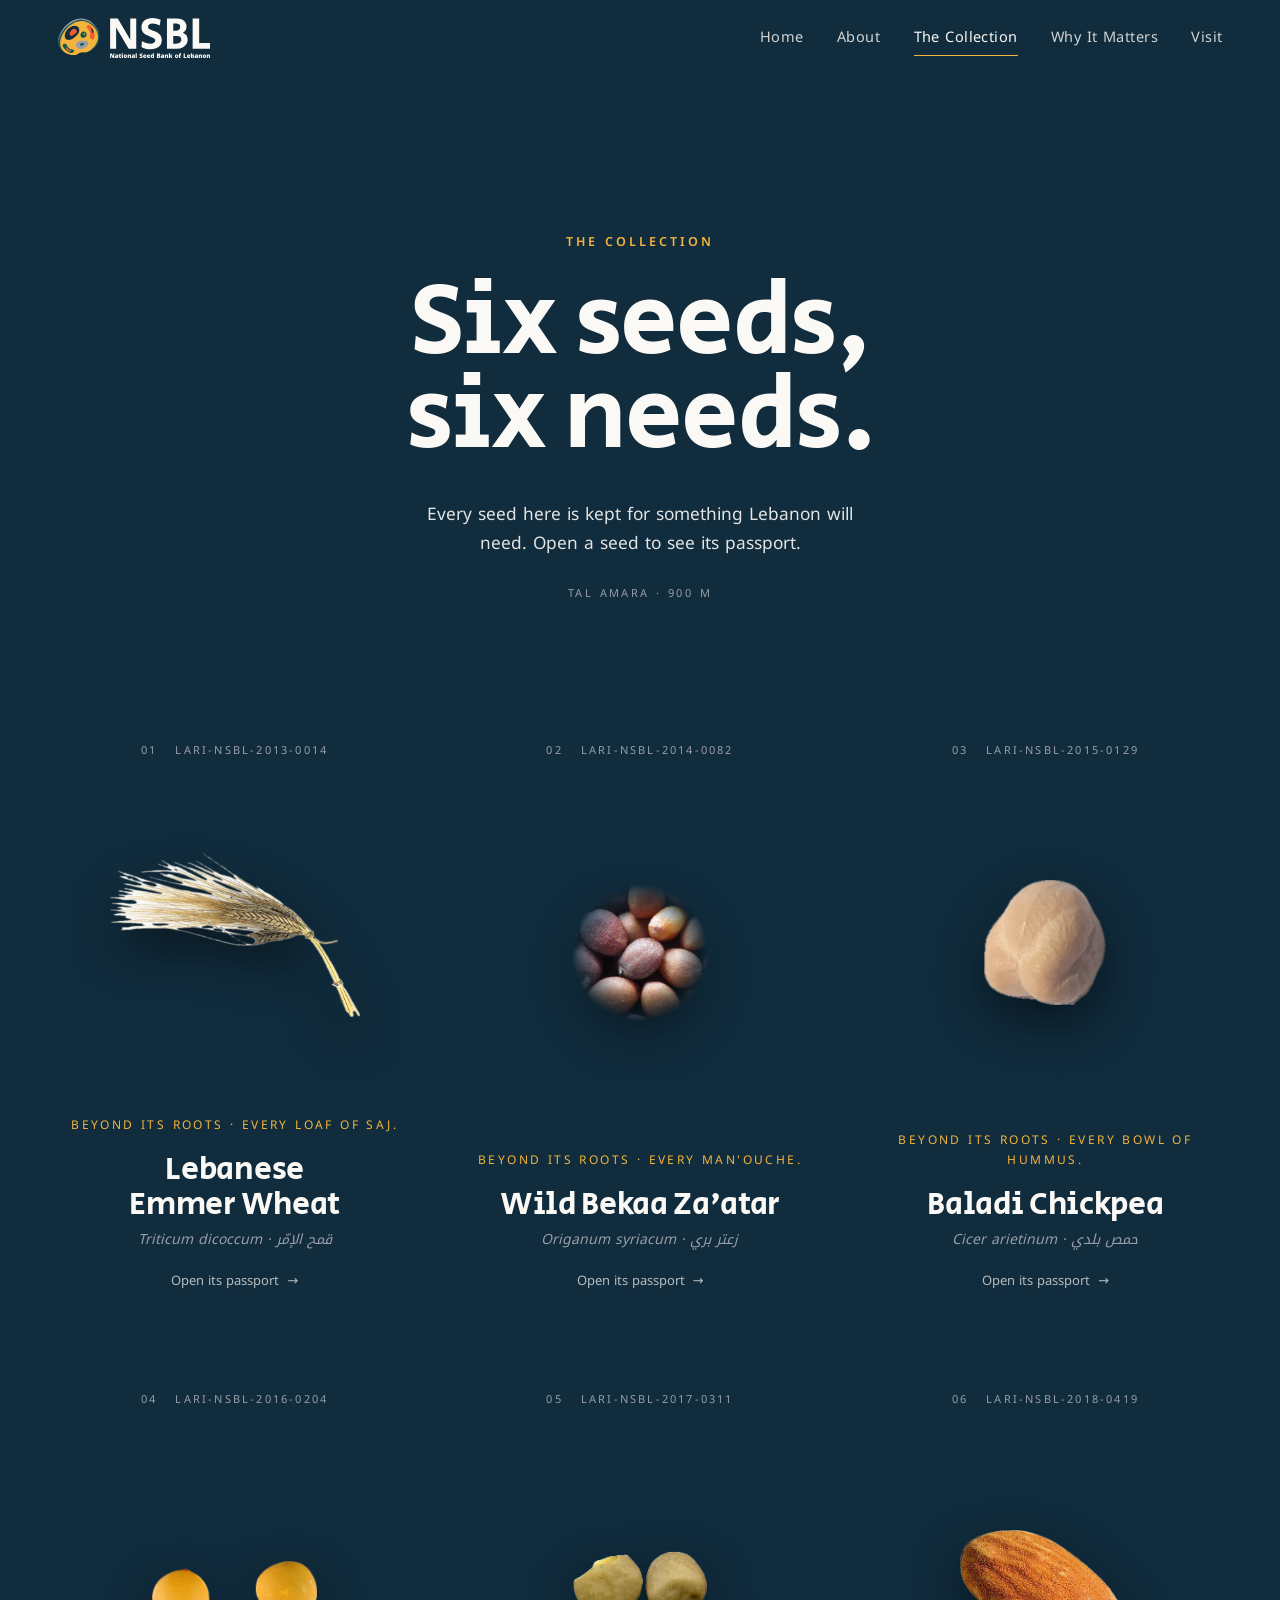
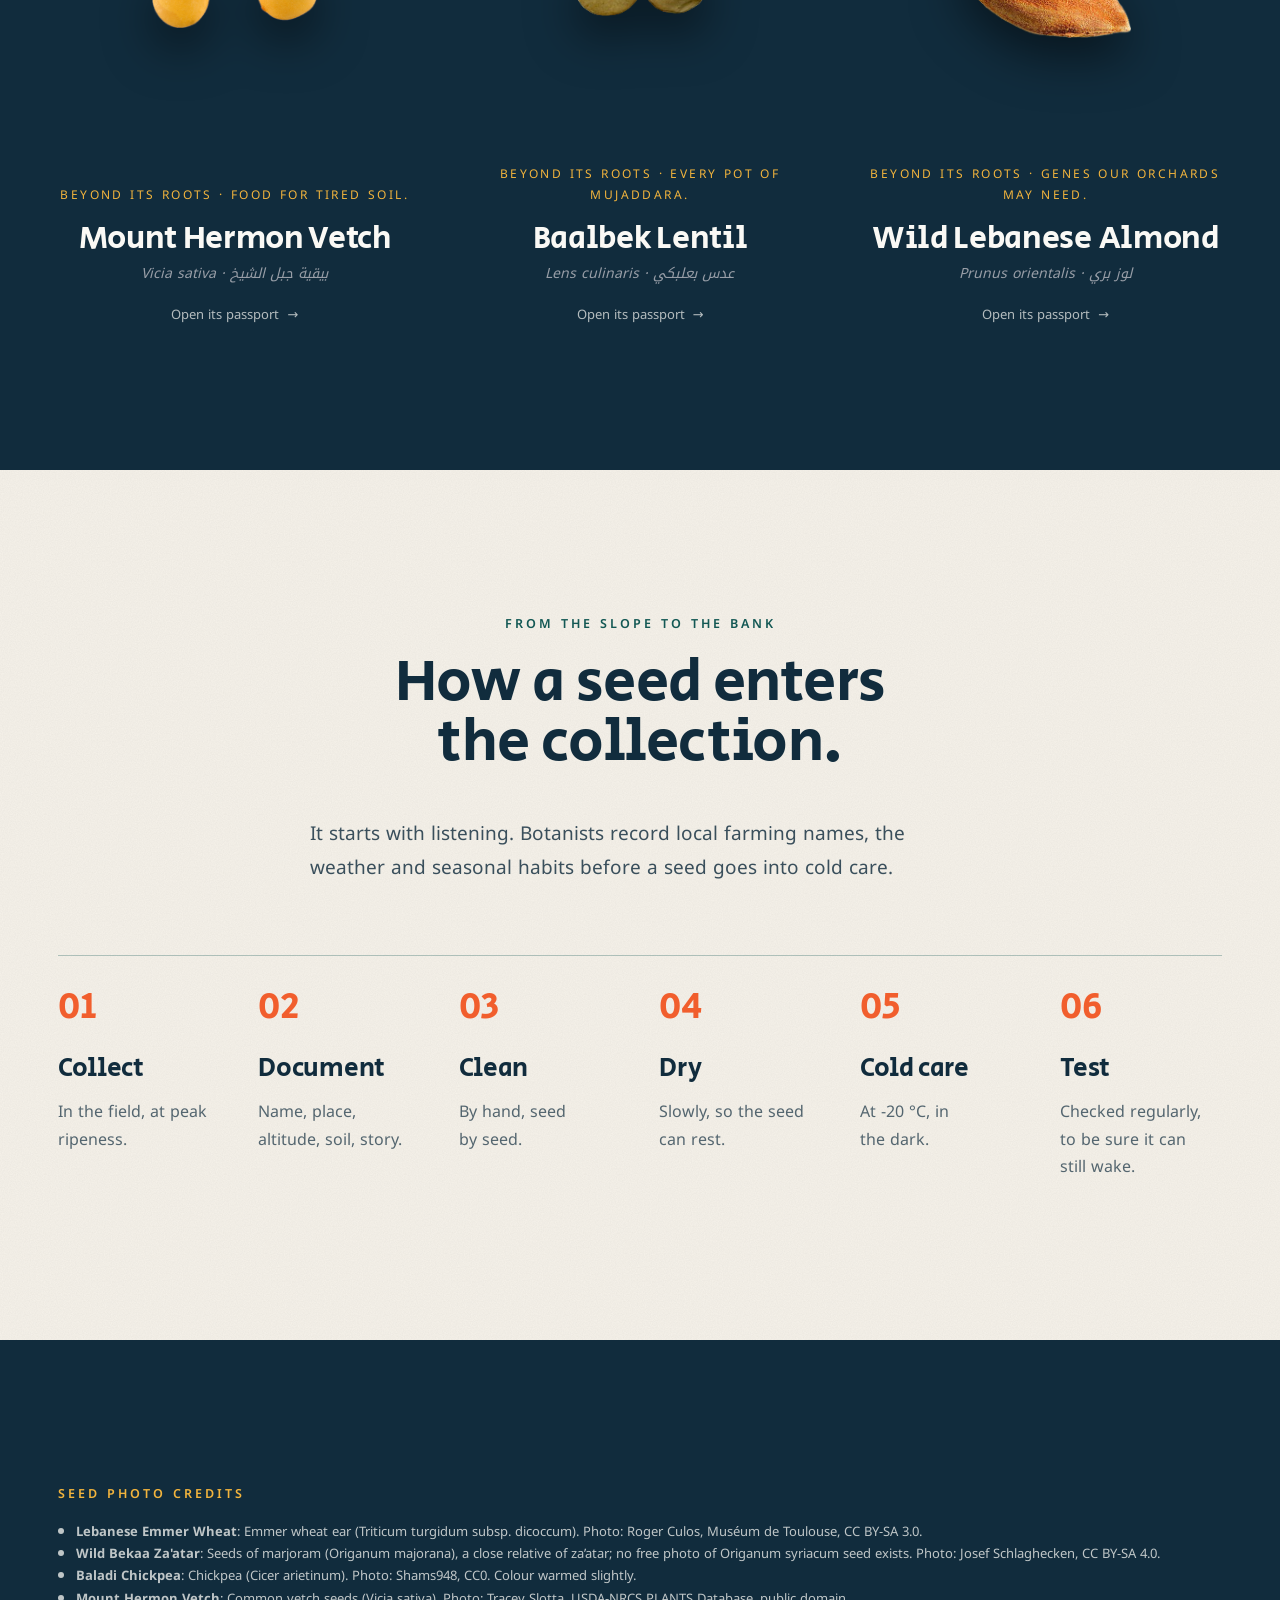
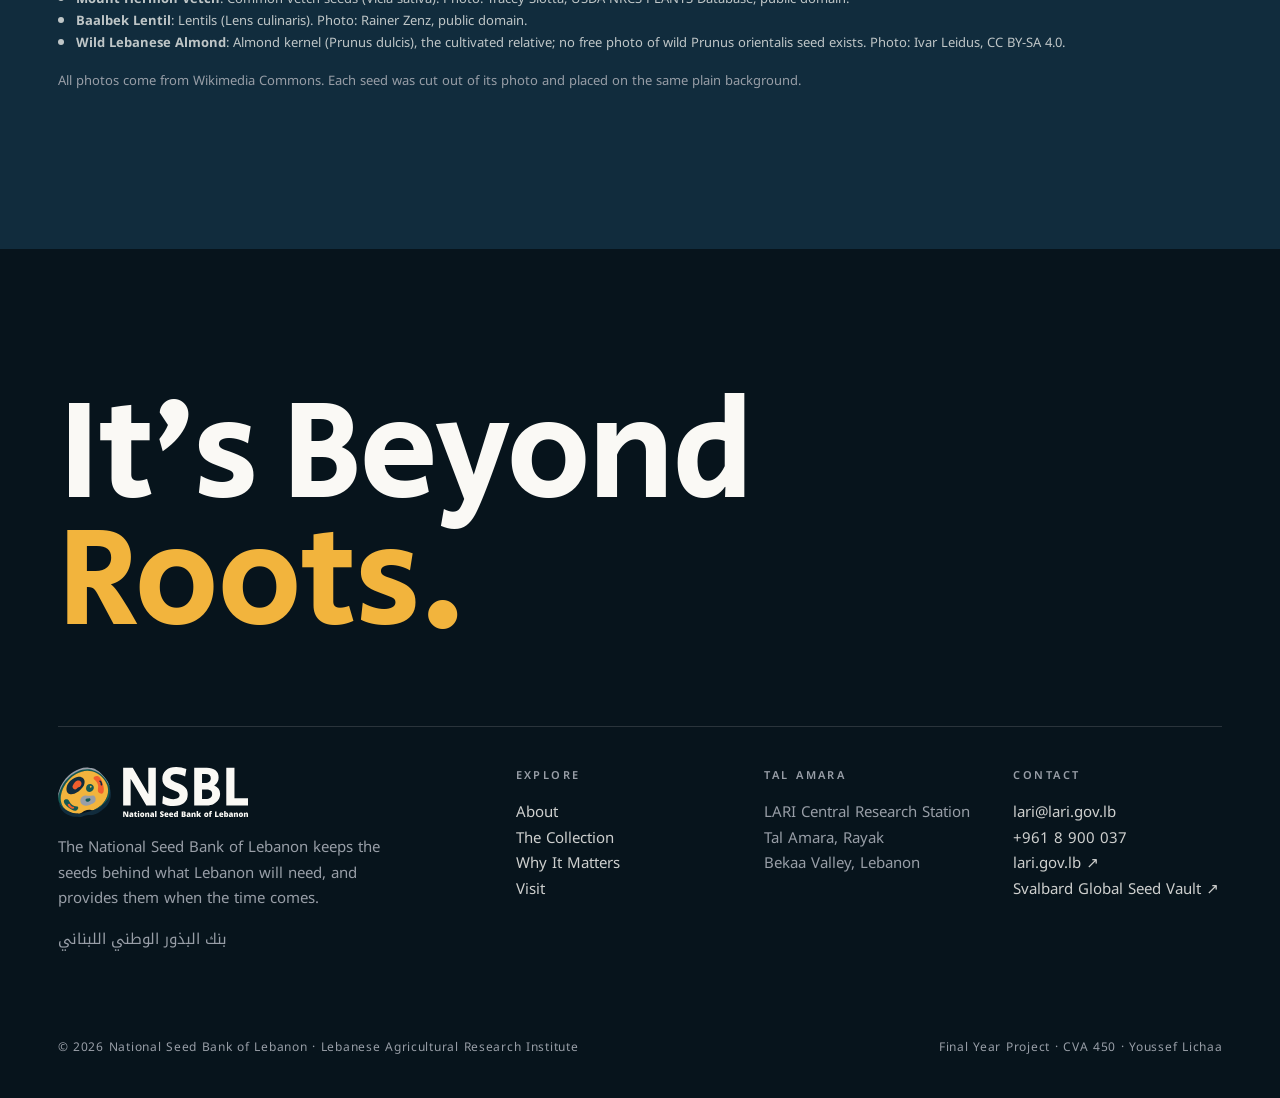
<file: website/collection.html>
<!DOCTYPE html>
<html lang="en">
<head>
<meta charset="utf-8">
<meta name="viewport" content="width=device-width, initial-scale=1, viewport-fit=cover">
<title>The Collection | National Seed Bank of Lebanon</title>
<meta name="description" content="Six Lebanese seeds, and what each one keeps for Lebanon.">
<meta name="theme-color" content="#112C3D">
<meta property="og:title" content="The Collection | National Seed Bank of Lebanon">
<meta property="og:description" content="Six Lebanese seeds, and what each one keeps for Lebanon.">
<meta property="og:type" content="website">
<meta property="og:image" content="https://yousseflichaa97-maker.github.io/nsbl-fyp/website/assets/img/key/pine-key-visual.jpg">
<meta name="twitter:card" content="summary_large_image">
<link rel="icon" type="image/svg+xml" href="assets/img/logo/mark.svg">
<link rel="icon" type="image/png" href="assets/img/logo/favicon.png">
<link rel="apple-touch-icon" href="assets/img/logo/favicon.png">
<link rel="preload" href="assets/fonts/SecularOne-Regular.woff2" as="font" type="font/woff2" crossorigin>
<link rel="preload" href="assets/fonts/NotoKufiArabic-Variable.woff2" as="font" type="font/woff2" crossorigin>
<link rel="stylesheet" href="assets/css/site.css">
<script>document.documentElement.classList.add("js")</script>
</head>
<body class="page-collection">
<a class="skip" href="#main">Skip to content</a>
<header class="site-header">
  <a class="brand" href="index.html" aria-label="National Seed Bank of Lebanon, home"><img src="assets/img/logo/horizontal-cream.svg" alt="NSBL, National Seed Bank of Lebanon" width="152" height="40"></a>
  <nav class="nav" id="site-nav" aria-label="Main"><a href="index.html">Home</a><a href="about.html">About</a><a href="collection.html" aria-current="page">The Collection</a><a href="why-it-matters.html">Why It Matters</a><a href="visit.html">Visit</a></nav>
  <button class="menu-btn" type="button" aria-label="Menu" aria-controls="site-nav" aria-expanded="false"><span></span></button>
</header>
<main id="main">
<section class="page-hero">
  <div class="wrap page-hero__top">
    <p class="kicker">The collection</p>
    <h1 class="display d-xxl" style="margin-top:22px">Six seeds, six needs.</h1>
  </div>
  <div class="wrap"><div class="soil-line"></div>
    <div class="page-hero__meta"><p class="lead">Every seed here is kept for something Lebanon will need. Open a seed to see its passport.</p><span class="tag">Tal Amara · 900 m</span></div>
  </div>
</section>

<section class="band" style="padding-top:0">
  <div class="wrap"><div class="seed-grid"><button class="seed-tile" type="button" id="emmer" data-seed="0">
  <span class="seed-tile__top"><span>01</span><span>LARI-NSBL-2013-0014</span></span>
  <span class="seed-tile__img"><span class="seed-photo"><img src="assets/img/seed-photos/emmer.png" alt="Lebanese Emmer Wheat seed" width="720" height="473" loading="lazy" decoding="async" style="width:82%"></span></span>
  <span class="seed-tile__need">Beyond its roots · Every loaf of saj.</span>
  <h3>Lebanese Emmer Wheat</h3><span class="latin">Triticum dicoccum · <span class="ar">قمح الإمّر</span></span>
  <span class="open">Open its passport <span aria-hidden="true">→</span></span>
</button><button class="seed-tile" type="button" id="thyme" data-seed="1">
  <span class="seed-tile__top"><span>02</span><span>LARI-NSBL-2014-0082</span></span>
  <span class="seed-tile__img"><span class="seed-photo"><img src="assets/img/seed-photos/thyme.png" alt="Wild Bekaa Za'atar seed" width="380" height="380" loading="lazy" decoding="async" style="width:46%"></span></span>
  <span class="seed-tile__need">Beyond its roots · Every man'ouche.</span>
  <h3>Wild Bekaa Za'atar</h3><span class="latin">Origanum syriacum · <span class="ar">زعتر بري</span></span>
  <span class="open">Open its passport <span aria-hidden="true">→</span></span>
</button><button class="seed-tile" type="button" id="chickpea" data-seed="2">
  <span class="seed-tile__top"><span>03</span><span>LARI-NSBL-2015-0129</span></span>
  <span class="seed-tile__img"><span class="seed-photo"><img src="assets/img/seed-photos/chickpea.png" alt="Baladi Chickpea seed" width="242" height="249" loading="lazy" decoding="async" style="width:40%"></span></span>
  <span class="seed-tile__need">Beyond its roots · Every bowl of hummus.</span>
  <h3>Baladi Chickpea</h3><span class="latin">Cicer arietinum · <span class="ar">حمص بلدي</span></span>
  <span class="open">Open its passport <span aria-hidden="true">→</span></span>
</button><button class="seed-tile" type="button" id="vetch" data-seed="3">
  <span class="seed-tile__top"><span>04</span><span>LARI-NSBL-2016-0204</span></span>
  <span class="seed-tile__img"><span class="seed-photo"><img src="assets/img/seed-photos/vetch.png" alt="Mount Hermon Vetch seed" width="711" height="290" loading="lazy" decoding="async" style="width:54%"></span></span>
  <span class="seed-tile__need">Beyond its roots · Food for tired soil.</span>
  <h3>Mount Hermon Vetch</h3><span class="latin">Vicia sativa · <span class="ar">بيقية جبل الشيخ</span></span>
  <span class="open">Open its passport <span aria-hidden="true">→</span></span>
</button><button class="seed-tile" type="button" id="lentil" data-seed="4">
  <span class="seed-tile__top"><span>05</span><span>LARI-NSBL-2017-0311</span></span>
  <span class="seed-tile__img"><span class="seed-photo"><img src="assets/img/seed-photos/lentil.png" alt="Baalbek Lentil seed" width="161" height="78" loading="lazy" decoding="async" style="width:44%"></span></span>
  <span class="seed-tile__need">Beyond its roots · Every pot of mujaddara.</span>
  <h3>Baalbek Lentil</h3><span class="latin">Lens culinaris · <span class="ar">عدس بعلبكي</span></span>
  <span class="open">Open its passport <span aria-hidden="true">→</span></span>
</button><button class="seed-tile" type="button" id="almond" data-seed="5">
  <span class="seed-tile__top"><span>06</span><span>LARI-NSBL-2018-0419</span></span>
  <span class="seed-tile__img"><span class="seed-photo"><img src="assets/img/seed-photos/almond.png" alt="Wild Lebanese Almond seed" width="358" height="227" loading="lazy" decoding="async" style="width:56%"></span></span>
  <span class="seed-tile__need">Beyond its roots · Genes our orchards may need.</span>
  <h3>Wild Lebanese Almond</h3><span class="latin">Prunus orientalis · <span class="ar">لوز بري</span></span>
  <span class="open">Open its passport <span aria-hidden="true">→</span></span>
</button></div></div>
</section>

<section class="band band--cream">
  <div class="wrap">
    <div class="split"><div><p class="kicker">From the slope to the bank</p><h2 class="display d-l" style="margin-top:18px">How a seed enters the collection.</h2></div>
      <p class="prose">It starts with listening. Botanists record local farming names, the weather and seasonal habits before a seed goes into cold care.</p></div>
    <div class="process">
      <div><b>01</b><h3>Collect</h3><p>In the field, at peak ripeness.</p></div>
      <div><b>02</b><h3>Document</h3><p>Name, place, altitude, soil, story.</p></div>
      <div><b>03</b><h3>Clean</h3><p>By hand, seed by seed.</p></div>
      <div><b>04</b><h3>Dry</h3><p>Slowly, so the seed can rest.</p></div>
      <div><b>05</b><h3>Cold care</h3><p>At −20 °C, in the dark.</p></div>
      <div><b>06</b><h3>Test</h3><p>Checked regularly, to be sure it can still wake.</p></div>
    </div>
  </div>
</section>
<section class="band credits" aria-label="Seed photo credits">
  <div class="wrap"><p class="kicker">Seed photo credits</p>
    <ul><li><b>Lebanese Emmer Wheat</b>: Emmer wheat ear (Triticum turgidum subsp. dicoccum). Photo: Roger Culos, Muséum de Toulouse, CC BY-SA 3.0.</li><li><b>Wild Bekaa Za'atar</b>: Seeds of marjoram (Origanum majorana), a close relative of za’atar; no free photo of Origanum syriacum seed exists. Photo: Josef Schlaghecken, CC BY-SA 4.0.</li><li><b>Baladi Chickpea</b>: Chickpea (Cicer arietinum). Photo: Shams948, CC0. Colour warmed slightly.</li><li><b>Mount Hermon Vetch</b>: Common vetch seeds (Vicia sativa). Photo: Tracey Slotta, USDA-NRCS PLANTS Database, public domain.</li><li><b>Baalbek Lentil</b>: Lentils (Lens culinaris). Photo: Rainer Zenz, public domain.</li><li><b>Wild Lebanese Almond</b>: Almond kernel (Prunus dulcis), the cultivated relative; no free photo of wild Prunus orientalis seed exists. Photo: Ivar Leidus, CC BY-SA 4.0.</li></ul>
    <p class="muted">All photos come from Wikimedia Commons. Each seed was cut out of its photo and placed on the same plain background.</p>
  </div>
</section>
</main>

<dialog class="passport" aria-labelledby="pp-name">
  <div class="passport__book">
    <div class="passport__left">
      <div><p class="t">National Seed Passport</p><p class="ar" style="text-align:left;margin:4px 0 0;font-size:14px;color:rgba(250,249,245,.7)">جواز سفر بذري</p></div>
      <span class="seed-photo seed-photo--pp"><img id="pp-img" src="assets/img/seed-photos/emmer.png" alt="" width="720" height="473" loading="lazy"></span>
      <div style="display:flex;justify-content:space-between;align-items:end;font-size:11px;letter-spacing:.18em;text-transform:uppercase;color:var(--grey)"><span>Republic of Lebanon · LARI</span><span id="pp-acc"></span></div>
    </div>
    <div class="passport__right">
      <button class="passport__close" type="button" aria-label="Close passport">×</button>
      <p class="kicker" style="color:var(--terra)" id="pp-need"></p>
      <h3 class="display" id="pp-name" style="margin-top:10px"></h3>
      <p style="margin:6px 0 0"><em id="pp-latin"></em> · <span class="ar" id="pp-ar"></span></p>
      <p id="pp-fact" style="margin:16px 0 0;color:rgba(17,44,61,.75)"></p>
      <dl class="pp-rows">
        <div><dt>Origin</dt><dd id="pp-origin"></dd></div><div><dt>Altitude</dt><dd id="pp-alt"></dd></div>
        <div><dt>GPS</dt><dd id="pp-gps"></dd></div><div><dt>Cold room</dt><dd id="pp-room"></dd></div>
        <div><dt>Moisture</dt><dd id="pp-moist"></dd></div><div><dt>Viability</dt><dd id="pp-viab"></dd></div>
      </dl>
      <div class="pp-stamps"><span class="stamp">Came home<br>Kew → Tal Amara</span><span class="stamp" id="pp-date">Admitted</span><span class="stamp">Arctic copy<br>Svalbard</span></div>
      <p class="pp-mrz" id="pp-mrz"></p>
      <p class="pp-note">Accession and field data are illustrative. <span id="pp-credit"></span></p>
    </div>
  </div>
</dialog>
<script type="application/json" id="seed-data">[{"id": "emmer", "name": "Lebanese Emmer Wheat", "latin": "Triticum dicoccum", "ar": "قمح الإمّر", "acc": "LARI-NSBL-2013-0014", "origin": "Mount Lebanon terraces", "alt": "1,450 m", "need": "Every loaf of saj.", "fact": "One of the first wheats ever farmed. A hulled grain that keeps well in dry, poor soils.", "gps": "34°14'22\"N 36°02'15\"E", "room": "−20 °C · Rack 04B", "moist": "5.2%", "viab": "98%", "date": "October 2013", "mrz": "P<LBNT.DICOCCUM<<<<<<<<<<<<<<<<<<<<<<<<<<< NSBL20130014LBN2002020M<<<<<<<<<<<<<<<<<<<<04"}, {"id": "thyme", "name": "Wild Bekaa Za'atar", "latin": "Origanum syriacum", "ar": "زعتر بري", "acc": "LARI-NSBL-2014-0082", "origin": "Anti-Lebanon rocky slopes", "alt": "1,100 m", "need": "Every man'ouche.", "fact": "The wild herb behind za'atar. Its seed is under a millimetre long.", "gps": "33°58'12\"N 36°11'44\"E", "room": "−20 °C · Rack 02A", "moist": "4.8%", "viab": "95%", "date": "May 2014", "mrz": "P<LBNORIGANUM<SYRIACUM<<<<<<<<<<<<<<<<<<<< NSBL20140082LBN2002020M<<<<<<<<<<<<<<<<<<<<02"}, {"id": "chickpea", "name": "Baladi Chickpea", "latin": "Cicer arietinum", "ar": "حمص بلدي", "acc": "LARI-NSBL-2015-0129", "origin": "Central Bekaa plain", "alt": "900 m", "need": "Every bowl of hummus.", "fact": "A rainfed variety, sown in spring and grown on the moisture winter leaves in the soil.", "gps": "33°51'30\"N 35°59'10\"E", "room": "−20 °C · Rack 07C", "moist": "6.1%", "viab": "99%", "date": "July 2015", "mrz": "P<LBNCICER<ARIETINUM<<<<<<<<<<<<<<<<<<<<<< NSBL20150129LBN2002020M<<<<<<<<<<<<<<<<<<<<07"}, {"id": "vetch", "name": "Mount Hermon Vetch", "latin": "Vicia sativa", "ar": "بيقية جبل الشيخ", "acc": "LARI-NSBL-2016-0204", "origin": "Mount Hermon screes", "alt": "1,850 m", "need": "Food for tired soil.", "fact": "A wild legume that feeds the soil with nitrogen and the flocks with fodder.", "gps": "33°24'55\"N 35°51'10\"E", "room": "−20 °C · Rack 05D", "moist": "5.0%", "viab": "94%", "date": "August 2016", "mrz": "P<LBNVICIA<SATIVA<<<<<<<<<<<<<<<<<<<<<<<<< NSBL20160204LBN2002020M<<<<<<<<<<<<<<<<<<<<05"}, {"id": "lentil", "name": "Baalbek Lentil", "latin": "Lens culinaris", "ar": "عدس بعلبكي", "acc": "LARI-NSBL-2017-0311", "origin": "Northern Bekaa drylands", "alt": "1,050 m", "need": "Every pot of mujaddara.", "fact": "A small-seeded dryland lentil, bred over centuries by the farmers of Baalbek.", "gps": "34°00'22\"N 36°12'30\"E", "room": "−20 °C · Rack 03B", "moist": "5.5%", "viab": "97%", "date": "June 2017", "mrz": "P<LBNLENS<CULINARIS<<<<<<<<<<<<<<<<<<<<<<< NSBL20170311LBN2002020M<<<<<<<<<<<<<<<<<<<<03"}, {"id": "almond", "name": "Wild Lebanese Almond", "latin": "Prunus orientalis", "ar": "لوز بري", "acc": "LARI-NSBL-2018-0419", "origin": "Wadi El-Taym scrub", "alt": "1,200 m", "need": "Genes our orchards may need.", "fact": "A drought-hardy wild relative of the cultivated almond.", "gps": "33°28'10\"N 35°42'50\"E", "room": "−20 °C · Rack 08F", "moist": "6.4%", "viab": "92%", "date": "September 2018", "mrz": "P<LBNPRUNUS<ORIENTALIS<<<<<<<<<<<<<<<<<<<< NSBL20180419LBN2002020M<<<<<<<<<<<<<<<<<<<<08"}]</script>
<script type="application/json" id="photo-data">{"emmer": {"w": 720, "h": 473, "fit": 82, "credit": "Emmer wheat ear (Triticum turgidum subsp. dicoccum). Photo: Roger Culos, Muséum de Toulouse, CC BY-SA 3.0"}, "thyme": {"w": 380, "h": 380, "fit": 46, "credit": "Seeds of marjoram (Origanum majorana), a close relative of za’atar; no free photo of Origanum syriacum seed exists. Photo: Josef Schlaghecken, CC BY-SA 4.0"}, "chickpea": {"w": 242, "h": 249, "fit": 40, "credit": "Chickpea (Cicer arietinum). Photo: Shams948, CC0. Colour warmed slightly"}, "vetch": {"w": 711, "h": 290, "fit": 54, "credit": "Common vetch seeds (Vicia sativa). Photo: Tracey Slotta, USDA-NRCS PLANTS Database, public domain"}, "lentil": {"w": 161, "h": 78, "fit": 44, "credit": "Lentils (Lens culinaris). Photo: Rainer Zenz, public domain"}, "almond": {"w": 358, "h": 227, "fit": 56, "credit": "Almond kernel (Prunus dulcis), the cultivated relative; no free photo of wild Prunus orientalis seed exists. Photo: Ivar Leidus, CC BY-SA 4.0"}}</script>
<footer class="site-footer">
  <div class="wrap">
    <p class="footer-big">It’s Beyond<br><span>Roots.</span></p>
    <div class="footer-cols">
      <div>
        <img class="footer-logo" src="assets/img/logo/horizontal-cream.svg" alt="NSBL" width="190" height="50" loading="lazy">
        <p class="muted" style="max-width:36ch">The National Seed Bank of Lebanon keeps the seeds behind what Lebanon will need, and provides them when the time comes.</p>
        <p class="ar muted" style="text-align:left">بنك البذور الوطني اللبناني</p>
      </div>
      <div><h4>Explore</h4><a href="about.html">About</a><a href="collection.html">The Collection</a><a href="why-it-matters.html">Why It Matters</a><a href="visit.html">Visit</a></div>
      <div><h4>Tal Amara</h4><p class="muted" style="margin:0">LARI Central Research Station<br>Tal Amara, Rayak<br>Bekaa Valley, Lebanon</p></div>
      <div><h4>Contact</h4><a href="mailto:lari@lari.gov.lb">lari@lari.gov.lb</a><a href="tel:+9618900037">+961 8 900 037</a><a href="https://www.lari.gov.lb" target="_blank" rel="noopener">lari.gov.lb ↗</a><a href="https://www.seedvault.no" target="_blank" rel="noopener">Svalbard Global Seed Vault ↗</a></div>
    </div>
    <div class="footer-base"><span>© 2026 National Seed Bank of Lebanon · Lebanese Agricultural Research Institute</span><span>Final Year Project · CVA 450 · Youssef Lichaa</span></div>
  </div>
</footer>
<script src="assets/js/site.js"></script>
<script>
(function(){
  var data=JSON.parse(document.getElementById("seed-data").textContent), photos=JSON.parse(document.getElementById("photo-data").textContent), dlg=document.querySelector(".passport"), $=function(i){return document.getElementById(i)};
  function open(i){ var s=data[i];
    var im=$("pp-img"), p=photos[s.id]; im.src="assets/img/seed-photos/"+s.id+".png"; im.alt=s.name+" seed"; im.width=p.w; im.height=p.h; im.style.width=p.fit+"%"; $("pp-credit").textContent="Photo: "+p.credit.split(". Photo: ").slice(-1)[0];
    ["name","latin","ar","fact","origin","alt","gps","room","moist","viab","mrz","acc","need"].forEach(function(k){ $("pp-"+k).textContent=s[k]; });
    $("pp-date").innerHTML="Admitted<br>"+s.date;
    dlg.showModal();
  }
  function close(){ dlg.close(); }
  document.querySelectorAll("[data-seed]").forEach(function(b){ b.addEventListener("click",function(){ open(+b.getAttribute("data-seed")); }); });
  document.querySelector(".passport__close").addEventListener("click",close);
  dlg.addEventListener("click",function(e){ if(e.target===dlg) close(); });
  var h=location.hash.slice(1), idx=data.findIndex(function(s){return s.id===h});
  if (idx>-1) { $(h).scrollIntoView({block:"center"}); open(idx); }
})();
</script>
</body></html>
</file>
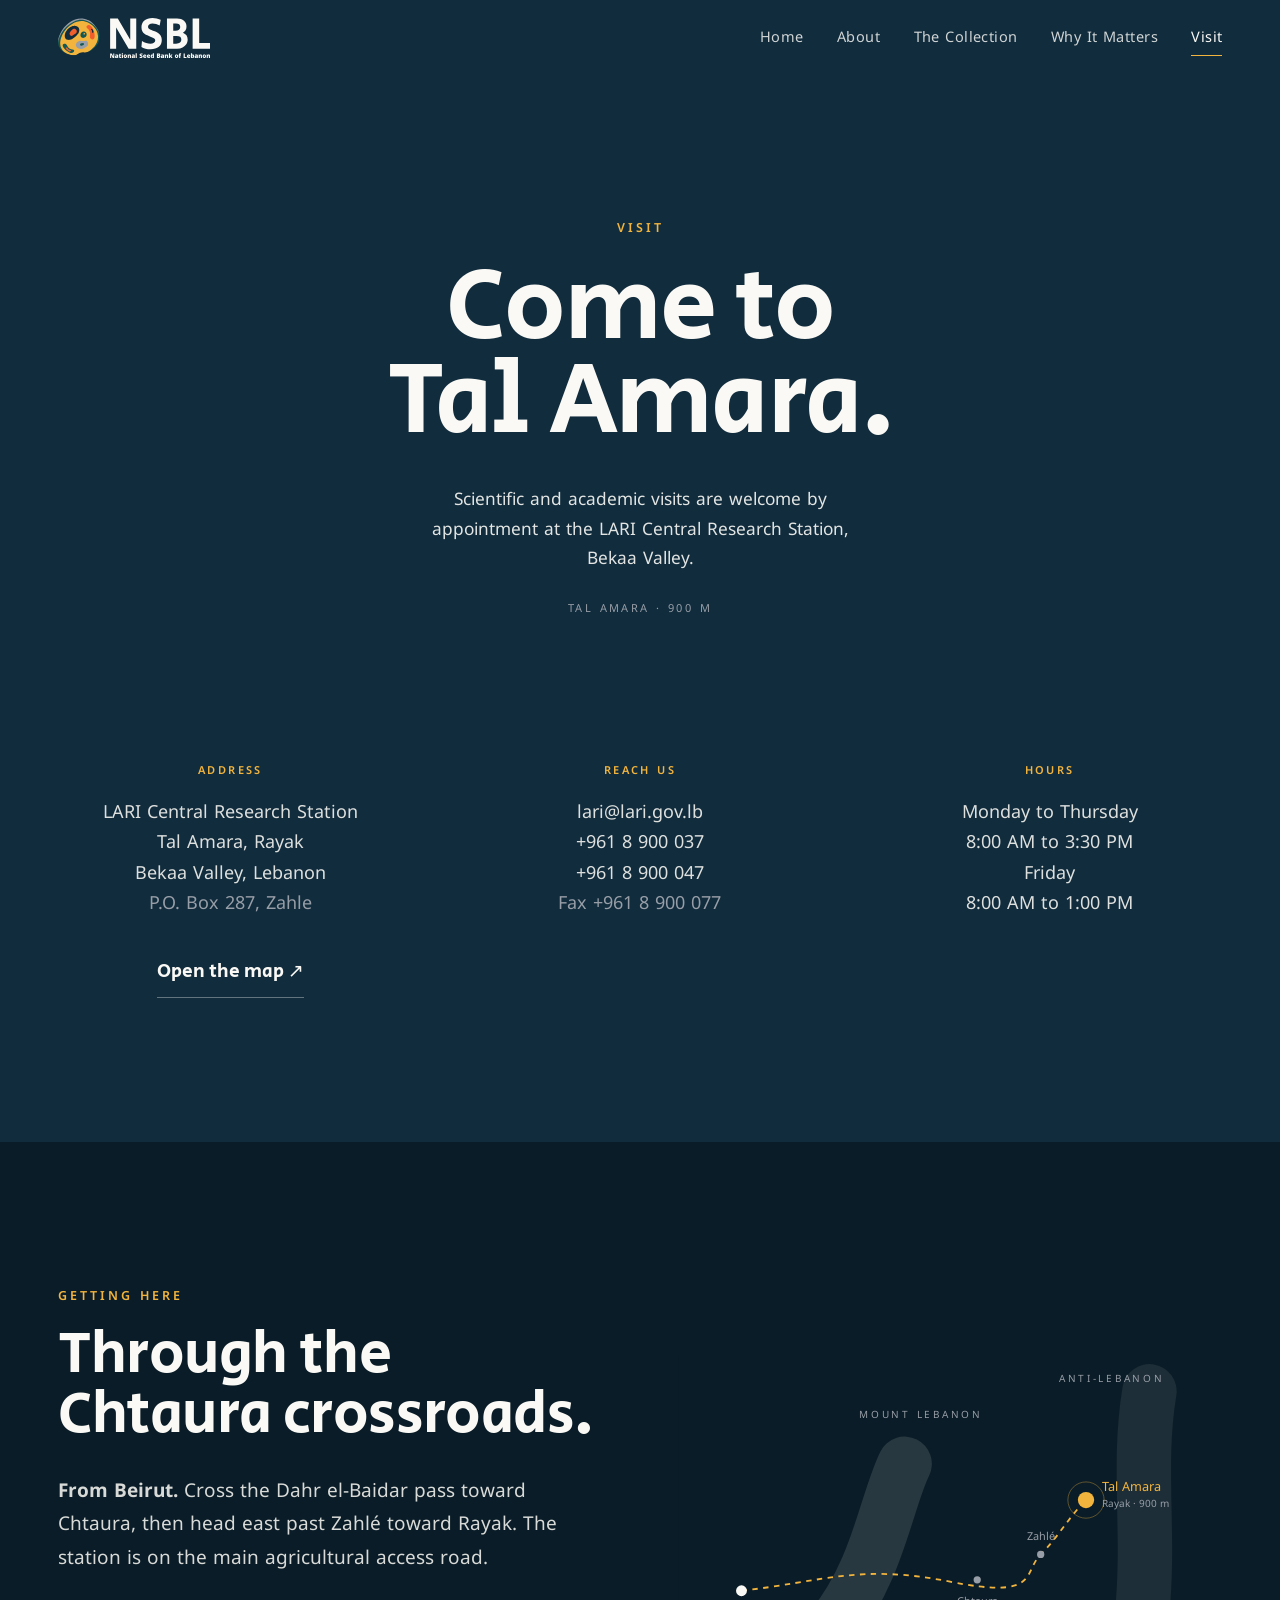
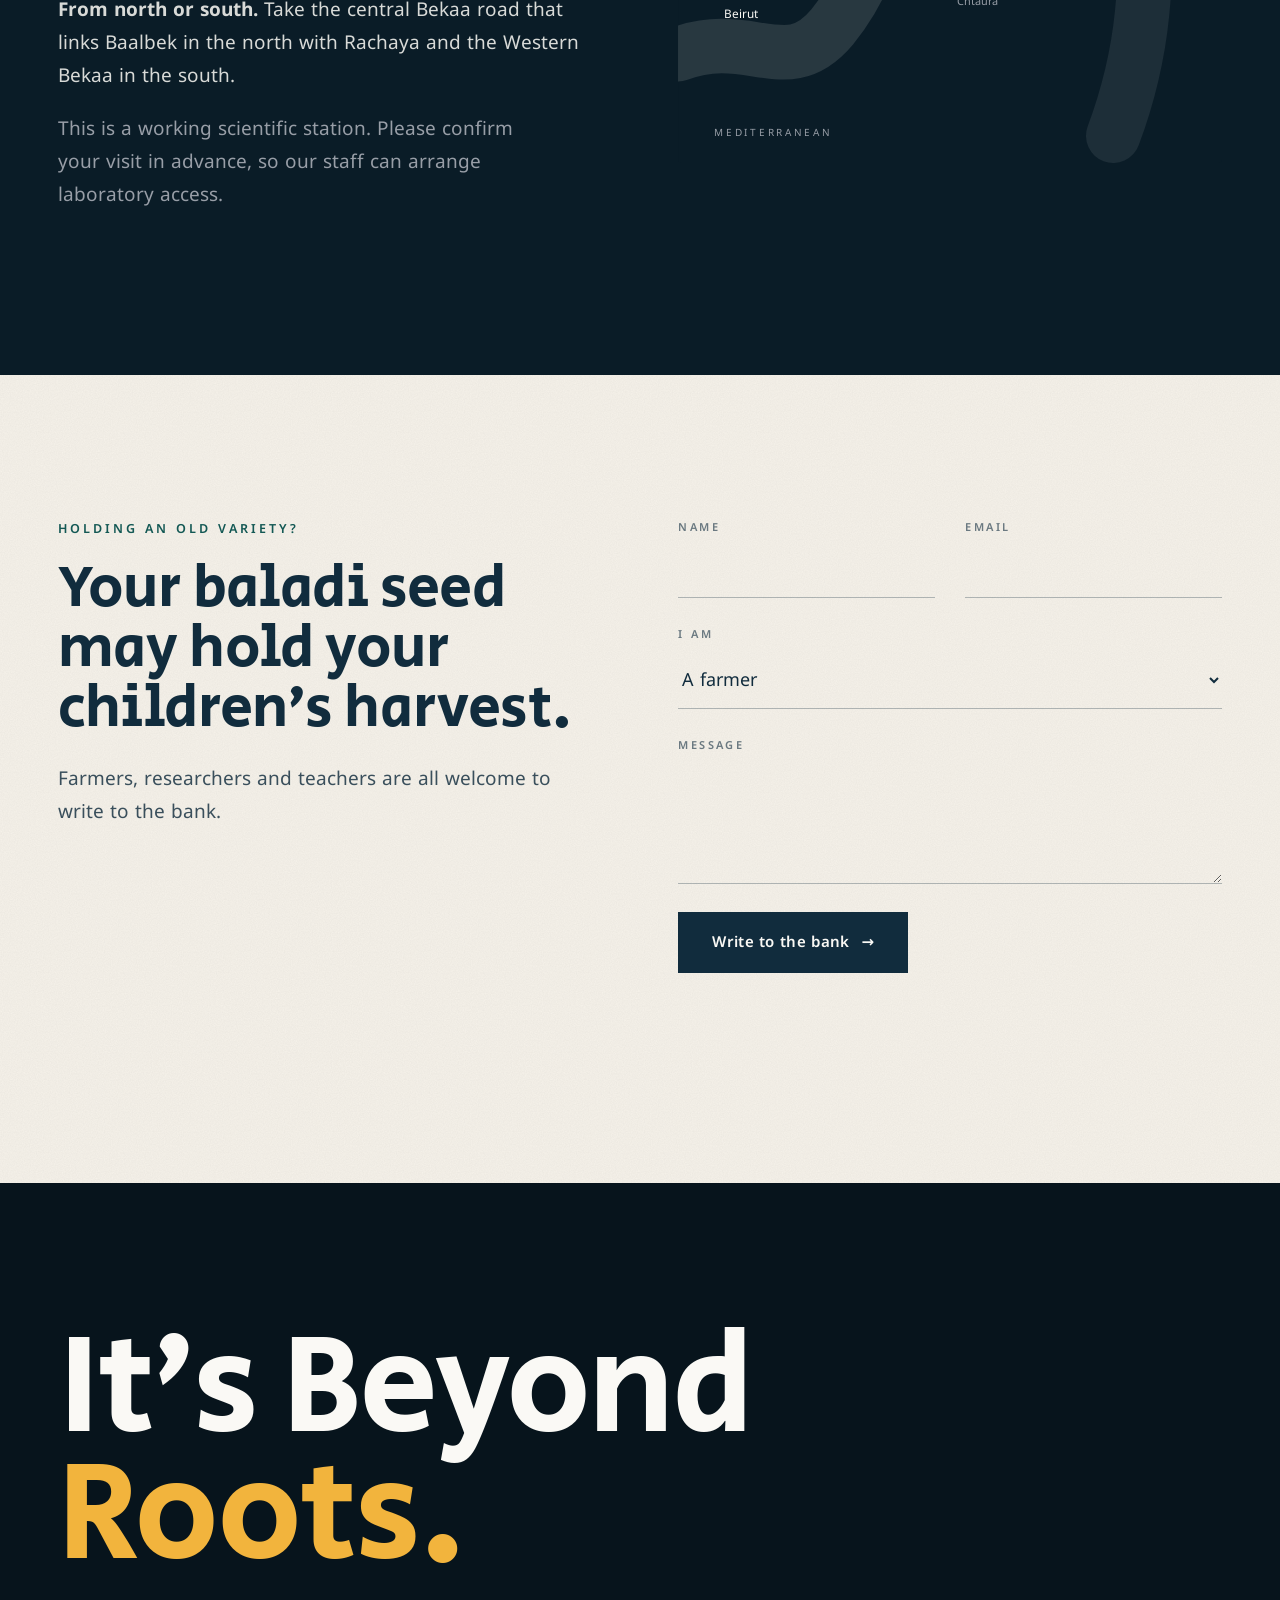
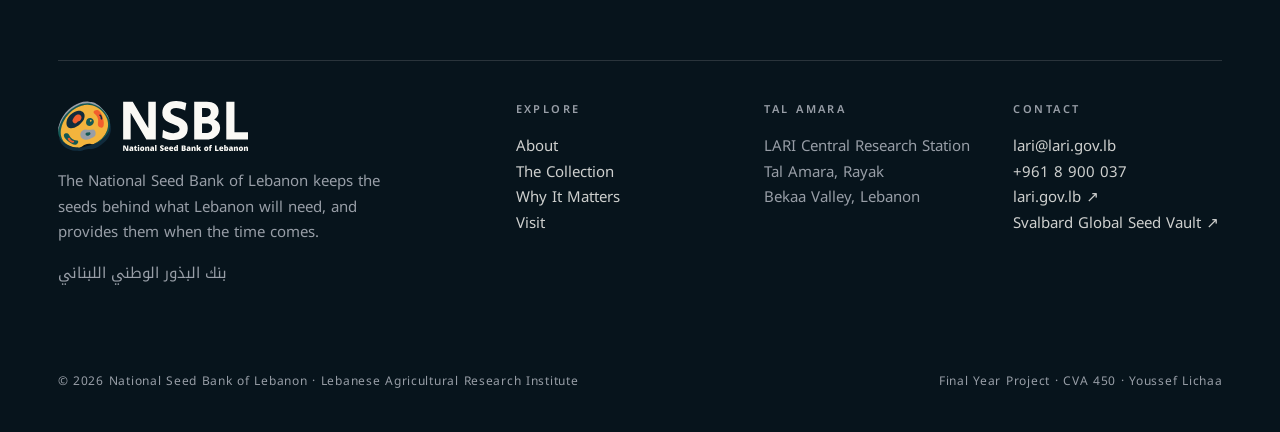
<file: website/visit.html>
<!DOCTYPE html>
<html lang="en">
<head>
<meta charset="utf-8">
<meta name="viewport" content="width=device-width, initial-scale=1, viewport-fit=cover">
<title>Visit | National Seed Bank of Lebanon</title>
<meta name="description" content="Visit the National Seed Bank of Lebanon at LARI Tal Amara, Bekaa Valley.">
<meta name="theme-color" content="#112C3D">
<meta property="og:title" content="Visit | National Seed Bank of Lebanon">
<meta property="og:description" content="Visit the National Seed Bank of Lebanon at LARI Tal Amara, Bekaa Valley.">
<meta property="og:type" content="website">
<meta property="og:image" content="https://yousseflichaa97-maker.github.io/nsbl-fyp/website/assets/img/key/pine-key-visual.jpg">
<meta name="twitter:card" content="summary_large_image">
<link rel="icon" type="image/svg+xml" href="assets/img/logo/mark.svg">
<link rel="icon" type="image/png" href="assets/img/logo/favicon.png">
<link rel="apple-touch-icon" href="assets/img/logo/favicon.png">
<link rel="preload" href="assets/fonts/SecularOne-Regular.woff2" as="font" type="font/woff2" crossorigin>
<link rel="preload" href="assets/fonts/NotoKufiArabic-Variable.woff2" as="font" type="font/woff2" crossorigin>
<link rel="stylesheet" href="assets/css/site.css">
<script>document.documentElement.classList.add("js")</script>
</head>
<body class="page-visit">
<a class="skip" href="#main">Skip to content</a>
<header class="site-header">
  <a class="brand" href="index.html" aria-label="National Seed Bank of Lebanon, home"><img src="assets/img/logo/horizontal-cream.svg" alt="NSBL, National Seed Bank of Lebanon" width="152" height="40"></a>
  <nav class="nav" id="site-nav" aria-label="Main"><a href="index.html">Home</a><a href="about.html">About</a><a href="collection.html">The Collection</a><a href="why-it-matters.html">Why It Matters</a><a href="visit.html" aria-current="page">Visit</a></nav>
  <button class="menu-btn" type="button" aria-label="Menu" aria-controls="site-nav" aria-expanded="false"><span></span></button>
</header>
<main id="main">
<section class="page-hero">
  <div class="wrap page-hero__top">
    <p class="kicker">Visit</p>
    <h1 class="display d-xxl" style="margin-top:22px">Come to Tal Amara.</h1>
  </div>
  <div class="wrap"><div class="soil-line"></div>
    <div class="page-hero__meta"><p class="lead">Scientific and academic visits are welcome by appointment at the LARI Central Research Station, Bekaa Valley.</p><span class="tag">Tal Amara · 900 m</span></div>
  </div>
</section>

<section class="band" style="padding-top:20px">
  <div class="wrap">
    <div class="info-grid">
      <div><h4>Address</h4><p>LARI Central Research Station<br>Tal Amara, Rayak<br>Bekaa Valley, Lebanon<br><span class="muted">P.O. Box 287, Zahle</span></p><a class="btn btn--ghost" href="https://www.openstreetmap.org/search?query=Tal%20Amara%20Rayak" target="_blank" rel="noopener" style="margin-top:10px">Open the map ↗</a></div>
      <div><h4>Reach us</h4><p><a href="mailto:lari@lari.gov.lb">lari@lari.gov.lb</a><br><a href="tel:+9618900037">+961 8 900 037</a><br><a href="tel:+9618900047">+961 8 900 047</a><br><span class="muted">Fax +961 8 900 077</span></p></div>
      <div><h4>Hours</h4><p>Monday to Thursday<br>8:00 AM to 3:30 PM<br>Friday<br>8:00 AM to 1:00 PM</p></div>
    </div>
  </div>
</section>

<section class="band band--deep">
  <div class="wrap split split--even" style="align-items:center">
    <div><p class="kicker">Getting here</p><h2 class="display d-l" style="margin-top:18px">Through the Chtaura crossroads.</h2>
      <div class="prose" style="margin-top:30px"><p><b>From Beirut.</b> Cross the Dahr el-Baidar pass toward Chtaura, then head east past Zahlé toward Rayak. The station is on the main agricultural access road.</p><p><b>From north or south.</b> Take the central Bekaa road that links Baalbek in the north with Rachaya and the Western Bekaa in the south.</p><p class="muted">This is a working scientific station. Please confirm your visit in advance, so our staff can arrange laboratory access.</p></div></div>
    <div class="map-card">
      <svg viewBox="0 0 600 450" role="img" aria-label="Diagram: Beirut on the coast, across Mount Lebanon to Chtaura, Zahle and Tal Amara in the Bekaa Valley">
        <rect width="600" height="450" fill="#0A1C27"/>
        <path d="M0 330 C 80 300 120 360 170 300 S 230 160 250 120" stroke="rgba(250,249,245,.12)" stroke-width="60" fill="none" stroke-linecap="round"/>
        <path d="M520 40 C 500 160 540 260 480 420" stroke="rgba(250,249,245,.08)" stroke-width="60" fill="none" stroke-linecap="round"/>
        <text x="40" y="420" fill="#989EA7" font-size="11" letter-spacing="3">MEDITERRANEAN</text>
        <text x="200" y="70" fill="#989EA7" font-size="11" letter-spacing="3">MOUNT LEBANON</text>
        <text x="420" y="30" fill="#989EA7" font-size="11" letter-spacing="3">ANTI-LEBANON</text>
        <path d="M70 260 C 160 250 200 230 300 250 S 380 240 400 220 S 430 180 450 160" stroke="#F2B43D" stroke-width="2" fill="none" stroke-dasharray="6 6"/>
        <circle cx="70" cy="260" r="6" fill="#FAF9F5"/><text x="70" y="290" fill="#FAF9F5" font-size="13" text-anchor="middle">Beirut</text>
        <circle cx="330" cy="248" r="4" fill="#989EA7"/><text x="330" y="276" fill="#989EA7" font-size="12" text-anchor="middle">Chtaura</text>
        <circle cx="400" cy="220" r="4" fill="#989EA7"/><text x="400" y="204" fill="#989EA7" font-size="12" text-anchor="middle">Zahlé</text>
        <circle cx="450" cy="160" r="9" fill="#F2B43D"/><circle cx="450" cy="160" r="20" fill="none" stroke="#F2B43D" opacity=".4"/>
        <text x="468" y="150" fill="#F2B43D" font-size="14">Tal Amara</text><text x="468" y="168" fill="#989EA7" font-size="11">Rayak · 900 m</text>
      </svg>
    </div>
  </div>
</section>

<section class="band band--cream">
  <div class="wrap split split--even">
    <div><p class="kicker">Holding an old variety?</p><h2 class="display d-l" style="margin-top:18px">Your baladi seed may hold your children’s harvest.</h2><p class="prose" style="margin-top:24px">Farmers, researchers and teachers are all welcome to write to the bank.</p></div>
    <form class="form" novalidate>
      <div class="field"><label for="f-name">Name</label><input id="f-name" name="name" autocomplete="name" required></div>
      <div class="field"><label for="f-mail">Email</label><input id="f-mail" name="email" type="email" autocomplete="email" required></div>
      <div class="field field--full"><label for="f-who">I am</label><select id="f-who" name="who"><option>A farmer</option><option>A researcher</option><option>A teacher or student</option><option>Curious</option></select></div>
      <div class="field field--full"><label for="f-msg">Message</label><textarea id="f-msg" name="message" required></textarea></div>
      <button class="btn btn--amber" type="submit" style="background:var(--navy);color:var(--cream)">Write to the bank <span class="arrow">→</span></button>
      <p class="form-status" role="status" aria-live="polite"></p>
    </form>
  </div>
</section>
</main>
<footer class="site-footer">
  <div class="wrap">
    <p class="footer-big">It’s Beyond<br><span>Roots.</span></p>
    <div class="footer-cols">
      <div>
        <img class="footer-logo" src="assets/img/logo/horizontal-cream.svg" alt="NSBL" width="190" height="50" loading="lazy">
        <p class="muted" style="max-width:36ch">The National Seed Bank of Lebanon keeps the seeds behind what Lebanon will need, and provides them when the time comes.</p>
        <p class="ar muted" style="text-align:left">بنك البذور الوطني اللبناني</p>
      </div>
      <div><h4>Explore</h4><a href="about.html">About</a><a href="collection.html">The Collection</a><a href="why-it-matters.html">Why It Matters</a><a href="visit.html">Visit</a></div>
      <div><h4>Tal Amara</h4><p class="muted" style="margin:0">LARI Central Research Station<br>Tal Amara, Rayak<br>Bekaa Valley, Lebanon</p></div>
      <div><h4>Contact</h4><a href="mailto:lari@lari.gov.lb">lari@lari.gov.lb</a><a href="tel:+9618900037">+961 8 900 037</a><a href="https://www.lari.gov.lb" target="_blank" rel="noopener">lari.gov.lb ↗</a><a href="https://www.seedvault.no" target="_blank" rel="noopener">Svalbard Global Seed Vault ↗</a></div>
    </div>
    <div class="footer-base"><span>© 2026 National Seed Bank of Lebanon · Lebanese Agricultural Research Institute</span><span>Final Year Project · CVA 450 · Youssef Lichaa</span></div>
  </div>
</footer>
<script src="assets/js/site.js"></script>
<script>
(function(){ var f=document.querySelector(".form"), s=document.querySelector(".form-status");
  f.addEventListener("submit",function(e){ e.preventDefault();
    var bad=[].slice.call(f.querySelectorAll("[required]")).filter(function(i){return !i.value.trim() || (i.type==="email" && !/^\S+@\S+\.\S+$/.test(i.value));});
    if (bad.length){ s.style.color="#C24A22"; s.textContent="Please fill in "+bad.map(function(i){return f.querySelector('label[for="'+i.id+'"]').textContent.toLowerCase();}).join(", ")+"."; bad[0].focus(); return; }
    s.style.color=""; s.textContent="Thank you. Your message is on its way to Tal Amara. (Demo form: nothing is sent.)"; f.reset(); });
})();
</script>
</body></html>
</file>
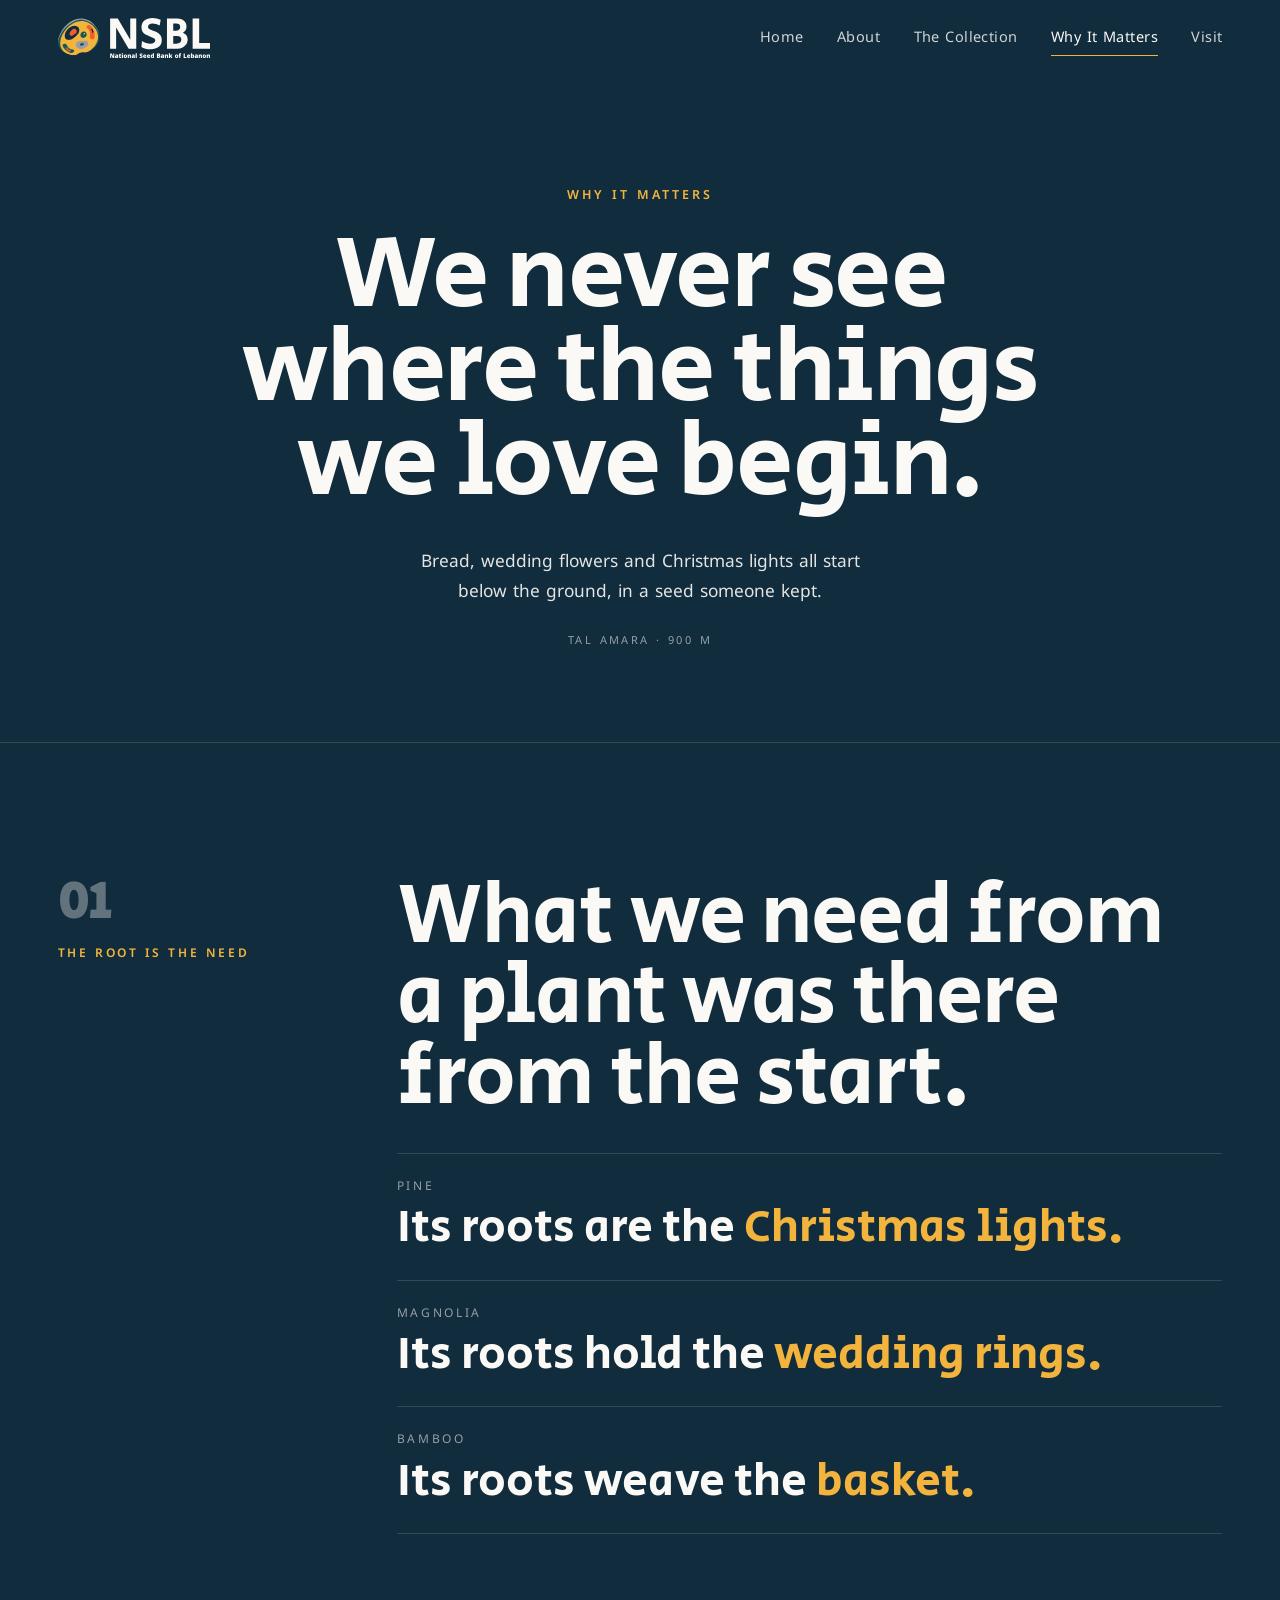
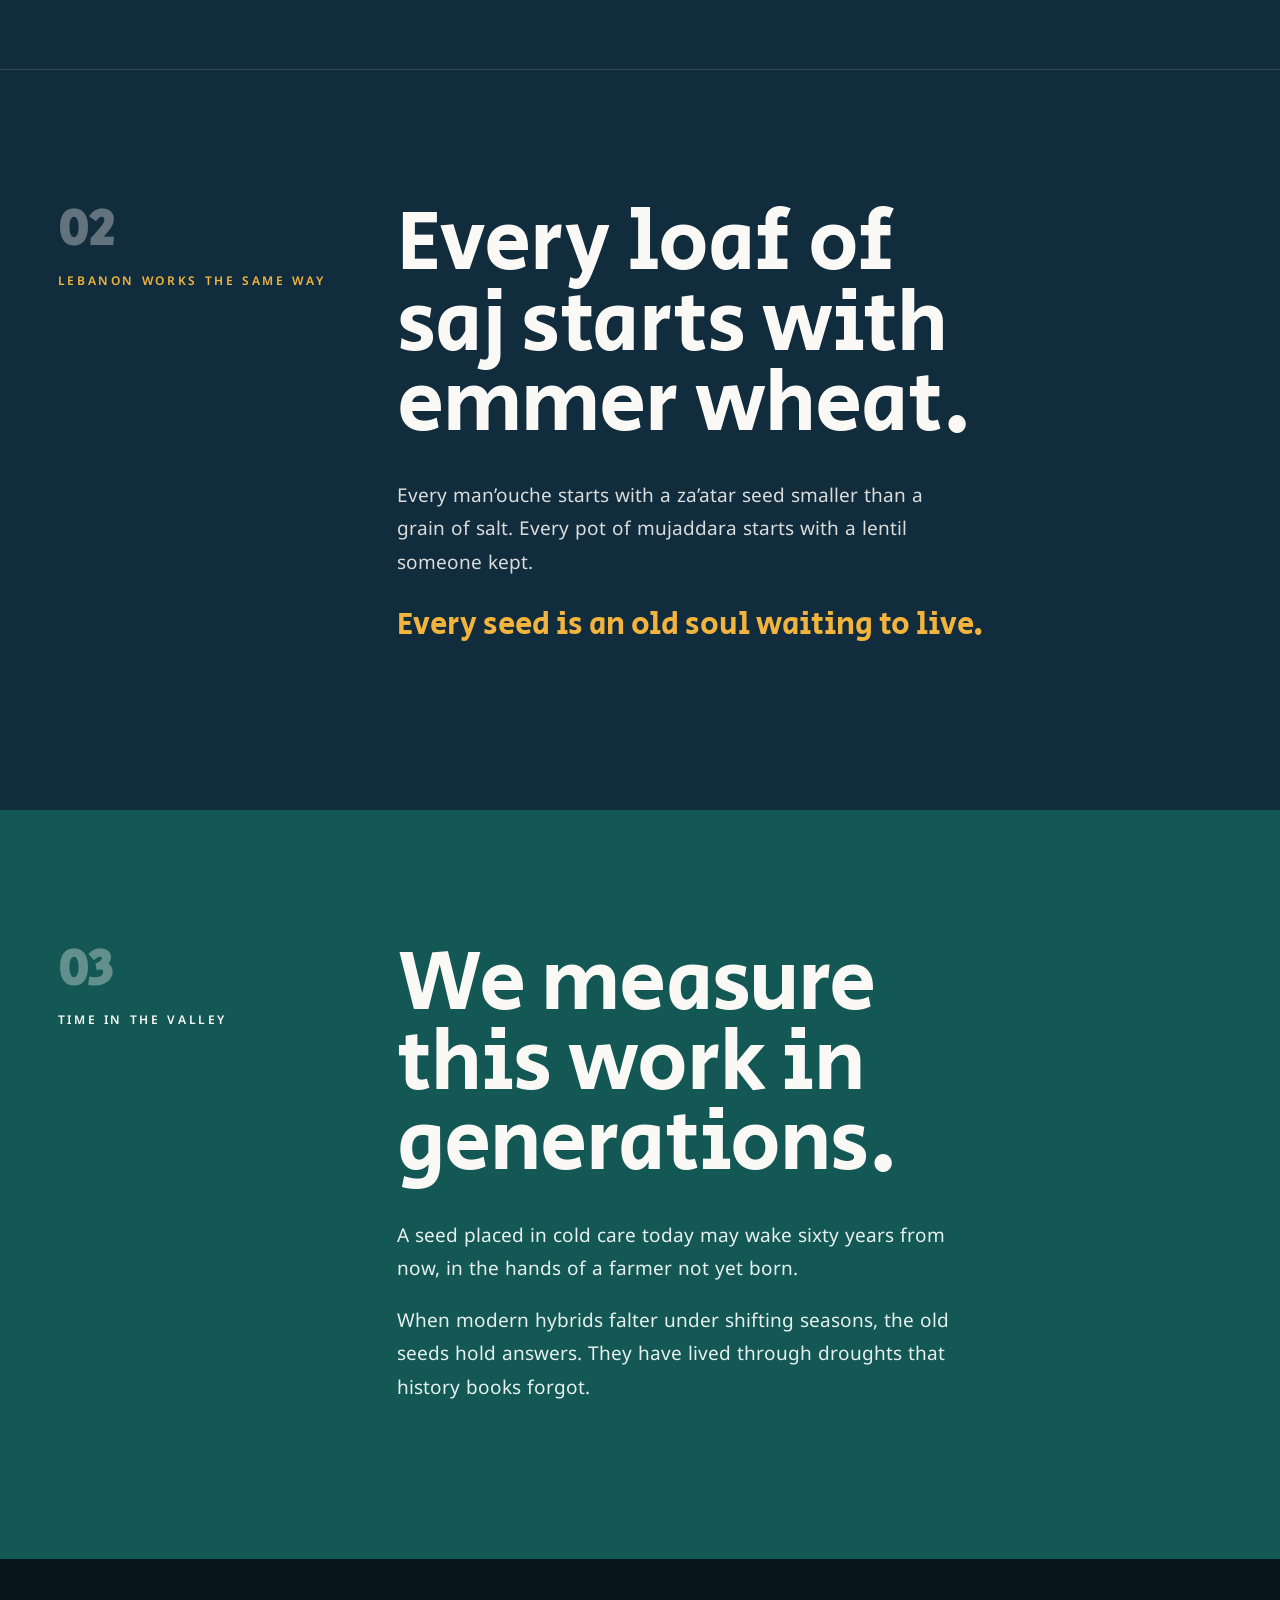
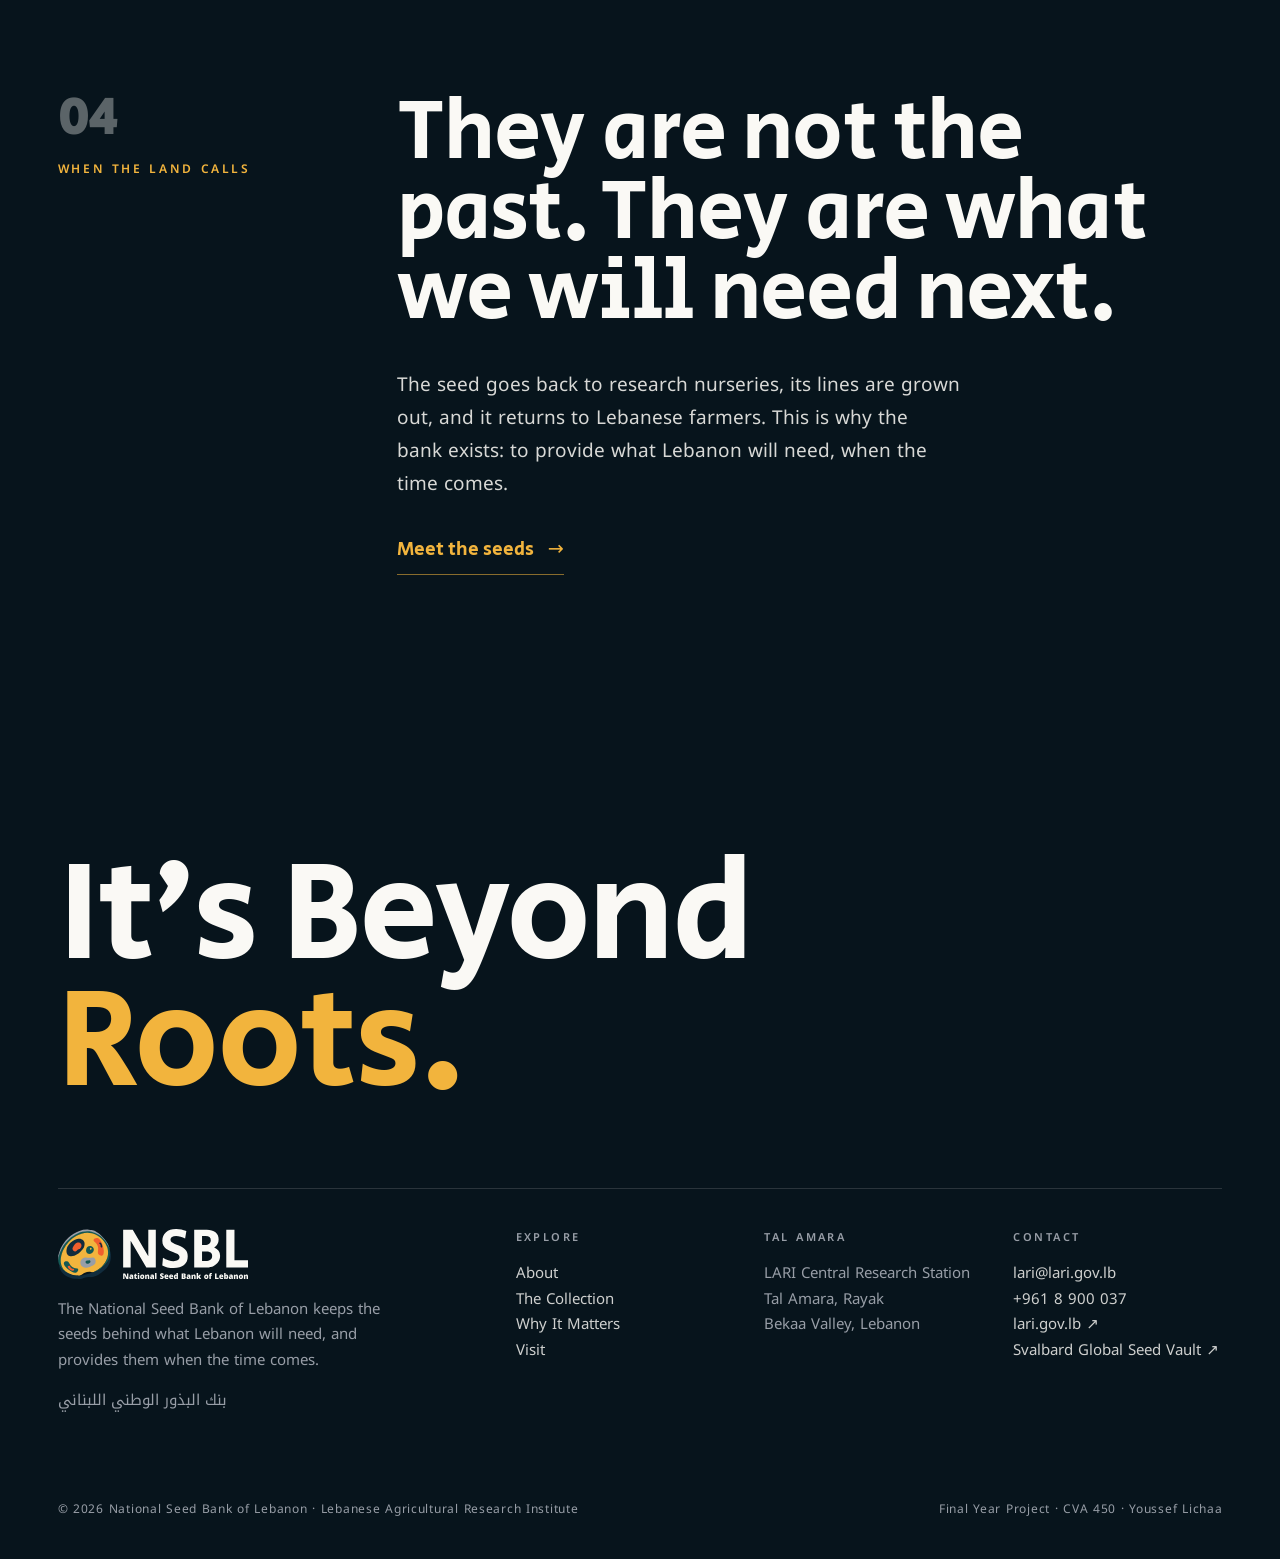
<file: website/why-it-matters.html>
<!DOCTYPE html>
<html lang="en">
<head>
<meta charset="utf-8">
<meta name="viewport" content="width=device-width, initial-scale=1, viewport-fit=cover">
<title>Why It Matters | National Seed Bank of Lebanon</title>
<meta name="description" content="Bread, wedding flowers and Christmas lights all start below the ground, in a seed someone kept.">
<meta name="theme-color" content="#112C3D">
<meta property="og:title" content="Why It Matters | National Seed Bank of Lebanon">
<meta property="og:description" content="Bread, wedding flowers and Christmas lights all start below the ground, in a seed someone kept.">
<meta property="og:type" content="website">
<meta property="og:image" content="https://yousseflichaa97-maker.github.io/nsbl-fyp/website/assets/img/key/pine-key-visual.jpg">
<meta name="twitter:card" content="summary_large_image">
<link rel="icon" type="image/svg+xml" href="assets/img/logo/mark.svg">
<link rel="icon" type="image/png" href="assets/img/logo/favicon.png">
<link rel="apple-touch-icon" href="assets/img/logo/favicon.png">
<link rel="preload" href="assets/fonts/SecularOne-Regular.woff2" as="font" type="font/woff2" crossorigin>
<link rel="preload" href="assets/fonts/NotoKufiArabic-Variable.woff2" as="font" type="font/woff2" crossorigin>
<link rel="stylesheet" href="assets/css/site.css">
<script>document.documentElement.classList.add("js")</script>
</head>
<body class="page-why">
<a class="skip" href="#main">Skip to content</a>
<header class="site-header">
  <a class="brand" href="index.html" aria-label="National Seed Bank of Lebanon, home"><img src="assets/img/logo/horizontal-cream.svg" alt="NSBL, National Seed Bank of Lebanon" width="152" height="40"></a>
  <nav class="nav" id="site-nav" aria-label="Main"><a href="index.html">Home</a><a href="about.html">About</a><a href="collection.html">The Collection</a><a href="why-it-matters.html" aria-current="page">Why It Matters</a><a href="visit.html">Visit</a></nav>
  <button class="menu-btn" type="button" aria-label="Menu" aria-controls="site-nav" aria-expanded="false"><span></span></button>
</header>
<main id="main">
<section class="page-hero">
  <div class="wrap page-hero__top">
    <p class="kicker">Why it matters</p>
    <h1 class="display d-xxl" style="margin-top:22px">We never see where the things we love begin.</h1>
  </div>
  <div class="wrap"><div class="soil-line"></div>
    <div class="page-hero__meta"><p class="lead">Bread, wedding flowers and Christmas lights all start below the ground, in a seed someone kept.</p><span class="tag">Tal Amara · 900 m</span></div>
  </div>
</section>
<section class="chapter ">
  <div class="wrap chapter__grid">
    <p class="chapter__num"><span>01</span>The root is the need</p>
    <div><h2 class="display d-xl">What we need from a plant was there from the start.</h2><ul class="need-list">
      <li><span>Pine</span>Its roots are the <em>Christmas lights.</em></li>
      <li><span>Magnolia</span>Its roots hold the <em>wedding rings.</em></li>
      <li><span>Bamboo</span>Its roots weave the <em>basket.</em></li>
    </ul></div>
  </div>
</section>
<section class="chapter ">
  <div class="wrap chapter__grid">
    <p class="chapter__num"><span>02</span>Lebanon works the same way</p>
    <div><h2 class="display d-xl">Every loaf of saj starts with emmer wheat.</h2><div class="prose"><p>Every man’ouche starts with a za’atar seed smaller than a grain of salt. Every pot of mujaddara starts with a lentil someone kept.</p></div><p class="chapter__quote">Every seed is an old soul waiting to live.</p></div>
  </div>
</section>
<section class="chapter chapter--teal">
  <div class="wrap chapter__grid">
    <p class="chapter__num"><span>03</span>Time in the valley</p>
    <div><h2 class="display d-xl">We measure this work in generations.</h2><div class="prose"><p>A seed placed in cold care today may wake sixty years from now, in the hands of a farmer not yet born.</p><p>When modern hybrids falter under shifting seasons, the old seeds hold answers. They have lived through droughts that history books forgot.</p></div></div>
  </div>
</section>
<section class="chapter chapter--soil">
  <div class="wrap chapter__grid">
    <p class="chapter__num"><span>04</span>When the land calls</p>
    <div><h2 class="display d-xl">They are not the past. They are what we will need next.</h2><div class="prose"><p>The seed goes back to research nurseries, its lines are grown out, and it returns to Lebanese farmers. This is why the bank exists: to provide what Lebanon will need, when the time comes.</p></div><a class="btn btn--amber" href="collection.html" style="margin-top:12px">Meet the seeds <span class="arrow">→</span></a></div>
  </div>
</section>
</main>
<footer class="site-footer">
  <div class="wrap">
    <p class="footer-big">It’s Beyond<br><span>Roots.</span></p>
    <div class="footer-cols">
      <div>
        <img class="footer-logo" src="assets/img/logo/horizontal-cream.svg" alt="NSBL" width="190" height="50" loading="lazy">
        <p class="muted" style="max-width:36ch">The National Seed Bank of Lebanon keeps the seeds behind what Lebanon will need, and provides them when the time comes.</p>
        <p class="ar muted" style="text-align:left">بنك البذور الوطني اللبناني</p>
      </div>
      <div><h4>Explore</h4><a href="about.html">About</a><a href="collection.html">The Collection</a><a href="why-it-matters.html">Why It Matters</a><a href="visit.html">Visit</a></div>
      <div><h4>Tal Amara</h4><p class="muted" style="margin:0">LARI Central Research Station<br>Tal Amara, Rayak<br>Bekaa Valley, Lebanon</p></div>
      <div><h4>Contact</h4><a href="mailto:lari@lari.gov.lb">lari@lari.gov.lb</a><a href="tel:+9618900037">+961 8 900 037</a><a href="https://www.lari.gov.lb" target="_blank" rel="noopener">lari.gov.lb ↗</a><a href="https://www.seedvault.no" target="_blank" rel="noopener">Svalbard Global Seed Vault ↗</a></div>
    </div>
    <div class="footer-base"><span>© 2026 National Seed Bank of Lebanon · Lebanese Agricultural Research Institute</span><span>Final Year Project · CVA 450 · Youssef Lichaa</span></div>
  </div>
</footer>
<script src="assets/js/site.js"></script>
</body></html>
</file>
<file: website/assets/css/site.css>
/* ==========================================================================
   NSBL · It's Beyond Roots — website
   Navy #112C3D · Teal #135854 · Cream #FAF9F5 · Amber #F2B43D · Terracotta #F15E2D · Grey #989EA7
   Secular One (display, one weight) + Noto Kufi Arabic (body)
   ========================================================================== */

@font-face { font-family: "Secular One"; src: url("../fonts/SecularOne-Regular.woff2") format("woff2"), url("../fonts/SecularOne-Regular.ttf") format("truetype"); font-display: swap; }
@font-face { font-family: "Noto Kufi Arabic"; src: url("../fonts/NotoKufiArabic-Variable.woff2") format("woff2"), url("../fonts/NotoKufiArabic-VariableFont_wght.ttf") format("truetype"); font-weight: 100 900; font-display: swap; }

:root {
  --navy: #112C3D;
  --deep: #0A1C27;        /* below-ground navy */
  --soil: #07141C;        /* deepest layer */
  --teal: #135854;
  --cream: #FAF9F5;
  --amber: #F2B43D;
  --terra: #F15E2D;
  --grey: #989EA7;
  --line: rgba(250, 249, 245, .22);

  --display: "Secular One", "Noto Kufi Arabic", system-ui, sans-serif;
  --body: "Noto Kufi Arabic", system-ui, sans-serif;

  --pad: clamp(20px, 4.5vw, 72px);
  --max: 1440px;
  --ease: cubic-bezier(.22, 1, .36, 1);
  --ease-in: cubic-bezier(.7, 0, .84, 0);
}

*, *::before, *::after { box-sizing: border-box; }
html, body { margin: 0; padding: 0; }
html { background: var(--navy); -webkit-text-size-adjust: 100%; }

body {
  font-family: var(--body);
  font-size: 18px;
  line-height: 1.75;
  color: var(--cream);
  background: var(--navy);
  -webkit-font-smoothing: antialiased;
  text-rendering: optimizeLegibility;
  overflow-x: hidden;
}
img { display: block; max-width: 100%; }
a { color: inherit; text-decoration: none; }
button { font: inherit; color: inherit; background: none; border: 0; cursor: pointer; padding: 0; }
::selection { background: var(--amber); color: var(--navy); }
:focus-visible { outline: 3px solid var(--amber); outline-offset: 4px; border-radius: 2px; }

.skip { position: fixed; left: 16px; top: -60px; z-index: 999; background: var(--amber); color: var(--navy); padding: 10px 16px; font-weight: 700; transition: top .2s; }
.skip:focus { top: 16px; }

/* ---------- Type ---------- */
.display, h1, h2, h3 { font-family: var(--display); font-weight: 400; margin: 0; letter-spacing: -.01em; }
.d-xxl { font-size: clamp(3.4rem, 9.2vw, 10.5rem); line-height: .92; }
.d-xl  { font-size: clamp(2.8rem, 6.6vw, 7.2rem); line-height: .95; }
.d-l   { font-size: clamp(2.2rem, 4.6vw, 4.8rem); line-height: 1.02; }
.d-m   { font-size: clamp(1.6rem, 2.6vw, 2.6rem); line-height: 1.12; }
.d-s   { font-size: clamp(1.25rem, 1.6vw, 1.6rem); line-height: 1.25; }
.kicker { font-family: var(--body); font-size: 12px; letter-spacing: .22em; text-transform: uppercase; font-weight: 600; color: var(--amber); }
.lead { font-size: clamp(1.05rem, 1.35vw, 1.3rem); line-height: 1.7; color: rgba(250,249,245,.86); max-width: 38ch; }
.muted { color: var(--grey); }
.amber { color: var(--amber); }
.ar { font-family: var(--body); direction: rtl; }
p { margin: 0 0 1em; }

/* ---------- Layout ---------- */
.wrap { width: 100%; max-width: var(--max); margin: 0 auto; padding: 0 var(--pad); }
.grid { display: grid; grid-template-columns: repeat(12, 1fr); gap: 24px; }
section { position: relative; }

/* ---------- Header (solid navy, no blur, stays in place) ---------- */
.site-header {
  position: sticky; top: 0; z-index: 80;
  display: flex; align-items: center; justify-content: space-between;
  padding: 14px var(--pad);
  background: var(--navy); border-bottom: 1px solid rgba(250,249,245,.08);
}
.brand { display: flex; align-items: center; gap: 12px; }
.brand img { height: 44px; width: auto; }
.nav { display: flex; gap: clamp(16px, 2.4vw, 36px); align-items: center; }
.nav a { font-size: 15px; position: relative; padding: 6px 0; color: rgba(250,249,245,.82); transition: color .3s; }
.nav a::after { content: ""; position: absolute; left: 0; right: 0; bottom: 0; height: 1px; background: var(--amber); transform: scaleX(0); transform-origin: right; transition: transform .5s var(--ease); }
.nav a:hover, .nav a[aria-current="page"] { color: var(--cream); }
.nav a:hover::after, .nav a[aria-current="page"]::after { transform: scaleX(1); transform-origin: left; }
.menu-btn { display: none; width: 44px; height: 44px; align-items: center; justify-content: center; }
.menu-btn span { display: block; width: 22px; height: 1.5px; background: var(--cream); box-shadow: 0 7px 0 var(--cream); transform: translateY(-3.5px); }

/* ---------- Soil line (the brand's horizon) ---------- */
.soil-line { position: relative; height: 1px; background: var(--line); transform-origin: left; }
.soil-line::after { content: attr(data-label); position: absolute; right: 0; top: 10px; font-size: 11px; letter-spacing: .2em; text-transform: uppercase; color: var(--grey); }

/* ---------- Buttons ---------- */
.btn { display: inline-flex; align-items: center; gap: 12px; padding: 16px 28px; border-radius: 999px; font-weight: 600; font-size: 15px; position: relative; overflow: hidden; isolation: isolate; transition: color .4s var(--ease); }
.btn::before { content: ""; position: absolute; inset: 0; z-index: -1; border-radius: inherit; transform: translateY(101%); transition: transform .5s var(--ease); }
.btn--amber { background: var(--amber); color: var(--navy); }
.btn--amber::before { background: var(--cream); }
.btn--ghost { border: 1px solid var(--line); color: var(--cream); }
.btn--ghost::before { background: var(--cream); }
.btn:hover::before { transform: translateY(0); }
.btn--ghost:hover { color: var(--navy); }
.btn .arrow { transition: transform .4s var(--ease); }
.btn:hover .arrow { transform: translateX(4px); }

/* ---------- One light fade-in per section (added by site.js, once) ---------- */
.fade > * { opacity: 0; transform: translateY(16px); transition: opacity .6s ease, transform .6s ease; }
.fade.is-in > * { opacity: 1; transform: none; }

/* ---------- Footer ---------- */
.site-footer { background: var(--soil); padding: 120px 0 40px; position: relative; overflow: hidden; }
.site-footer .footer-big { font-family: var(--display); font-size: clamp(3rem, 11vw, 12rem); line-height: .9; color: var(--cream); letter-spacing: -.02em; margin: 0 0 80px; }
.site-footer .footer-big span { color: var(--amber); }
.footer-cols { display: grid; grid-template-columns: 2fr 1fr 1fr 1fr; gap: 40px; padding-top: 40px; border-top: 1px solid var(--line); font-size: 15px; line-height: 1.7; }
.footer-cols h4 { font-family: var(--body); font-size: 11px; letter-spacing: .22em; text-transform: uppercase; color: var(--grey); margin: 0 0 14px; font-weight: 600; }
.footer-cols a { display: block; color: rgba(250,249,245,.82); transition: color .3s; }
.footer-cols a:hover { color: var(--amber); }
.footer-base { display: flex; justify-content: space-between; gap: 20px; margin-top: 70px; font-size: 12px; color: var(--grey); letter-spacing: .06em; }
.footer-logo { height: 54px; width: auto; margin-bottom: 18px; }

/* ==========================================================================
   HOME (normal scrolling page)
   ========================================================================== */
.hl { color: var(--amber); }
.btn--navy { background: var(--navy); color: var(--cream); }
.btn--navy::before { background: var(--teal); }

/* 1. Hero: words only */
.home-hero { min-height: calc(100vh - 73px); min-height: calc(100svh - 73px); display: grid; place-items: center; text-align: center; padding: 60px 0; }
.hero-name { font-size: clamp(3rem, 7.4vw, 8.4rem); line-height: .95; max-width: 13ch; margin: 0 auto; }
.hero-slogan { font-size: clamp(1.6rem, 3.4vw, 3.2rem); line-height: 1.1; color: var(--cream); margin: 34px 0 0; }
.home-hero__copy .lead { margin: 0 auto; max-width: 44ch; }
.hero-ar { font-family: var(--body); font-size: clamp(1.4rem, 2.6vw, 2.4rem); color: var(--amber); margin: 6px 0 30px; text-align: center; }
.hero-down { display: inline-flex; gap: 10px; margin-top: 46px; font-size: 12px; letter-spacing: .22em; text-transform: uppercase; color: rgba(250,249,245,.7); }
.hero-down:hover { color: var(--amber); }

/* 2. The root is the need: one big frame per tree. Swipe, use the arrows, or press ← →. */
.idea { background: var(--deep); padding: clamp(80px, 12vh, 140px) 0; scroll-margin-top: 60px; }
.idea__head { text-align: center; margin-bottom: clamp(36px, 6vh, 60px); }
.idea__head .lead { margin: 22px auto 0; }
.slider__track { display: flex; overflow-x: auto; scroll-snap-type: x mandatory; scroll-behavior: smooth; scrollbar-width: none; border-radius: 6px; outline-offset: 6px; background: var(--navy); border: 1px solid var(--line); }
.slider__track::-webkit-scrollbar { display: none; }
.slide { flex: 0 0 100%; scroll-snap-align: center; display: grid; grid-template-columns: 1.1fr 1fr; gap: clamp(28px, 5vw, 80px); align-items: center; padding: clamp(24px, 4vw, 48px); min-height: min(72vh, 760px); }
.slide__media { margin: 0; display: flex; justify-content: center; align-items: center; height: 100%; }
.slide__media img { width: auto; max-width: 100%; height: auto; max-height: min(64vh, 680px); object-fit: contain; border-radius: 4px; }
.slide__copy .kicker { margin-bottom: 20px; }
.slider__nav { display: flex; justify-content: center; align-items: center; gap: 22px; margin-top: 28px; }
.slider__btn { width: 52px; height: 52px; border-radius: 50%; border: 1px solid var(--line); font-size: 20px; color: var(--cream); transition: background .2s, color .2s, opacity .2s; }
.slider__btn:hover { background: var(--amber); color: var(--navy); border-color: var(--amber); }
.slider__btn:disabled { opacity: .3; pointer-events: none; }
.slider__dots { display: flex; gap: 10px; }
.slider__dots button { width: 10px; height: 10px; border-radius: 50%; background: rgba(250,249,245,.25); transition: background .2s, width .2s; }
.slider__dots button[aria-current="true"] { width: 28px; border-radius: 6px; background: var(--amber); }

/* 3. Six seeds: a normal grid */
.seeds { background: var(--cream); color: var(--navy); padding: clamp(90px, 14vh, 150px) 0; }
.seeds .kicker { color: var(--teal); }
.seeds .lead { color: rgba(17,44,61,.72); }
.seeds__head { margin-bottom: 50px; }
.seed-cards { display: grid; grid-template-columns: repeat(3, 1fr); gap: 40px 28px; }
.seed-card { display: block; }
.seed-card__img { aspect-ratio: 1; background: #F1EFE8; border-radius: 4px; display: grid; place-items: center; position: relative; }
.seed-card__idx { position: absolute; left: 18px; top: 16px; font-size: 11px; letter-spacing: .2em; color: rgba(17,44,61,.5); }
.seed-card__need { font-family: var(--display); font-size: 18px; color: var(--terra); margin: 16px 0 0; }
.seed-card h3 { font-size: 26px; margin-top: 4px; }
.seed-card .latin { font-style: italic; font-size: 14px; color: rgba(17,44,61,.6); }
.seed-card .ar { font-size: 15px; color: var(--teal); }
.seeds__end { display: flex; justify-content: space-between; align-items: center; gap: 24px; flex-wrap: wrap; margin-top: 60px; padding-top: 40px; border-top: 1px solid rgba(17,44,61,.18); }

/* Real seed photos: every seed on the same warm backdrop, same light, same soft shadow */
.seed-photo { display: grid; place-items: center; width: 100%; aspect-ratio: 1; border-radius: 4px; background: radial-gradient(circle at 50% 38%, #F7F2E8 0%, #EAE2D2 100%); box-shadow: inset 0 0 0 1px rgba(17,44,61,.05); }
.seed-photo img { height: auto; max-height: 70%; filter: drop-shadow(0 12px 12px rgba(60,40,20,.28)); transition: transform .4s ease; }
.seed-card__img .seed-photo { position: absolute; inset: 0; }
.seed-card__idx { z-index: 1; }
.seed-card:hover .seed-photo img, .seed-tile:hover .seed-photo img { transform: scale(1.05); }
.seed-photo--pp { width: 80%; margin: 26px auto; }
.credits { padding: 60px 0 80px; font-size: 13px; }
.credits ul { margin: 16px 0; padding-left: 18px; color: rgba(250,249,245,.75); line-height: 1.7; }

/* 4. Numbers (static) */
.numbers { background: var(--navy); padding: 140px 0; }
.numbers__grid { display: grid; grid-template-columns: repeat(4, 1fr); border-top: 1px solid var(--line); }
.num { padding: 34px 24px 0 0; border-right: 1px solid var(--line); }
.num:last-child { border-right: 0; }
.num + .num { padding-left: 24px; }
.num b { display: block; font-family: var(--display); font-weight: 400; font-size: clamp(2.8rem, 5.4vw, 5.6rem); line-height: 1; color: var(--cream); font-variant-numeric: tabular-nums; }
.num span { display: block; margin-top: 14px; font-size: 14px; color: var(--grey); }

/* 5. Visit call to action (plain colour, no image crop) */
.cta { background: var(--teal); padding: clamp(110px, 18vh, 200px) 0; text-align: center; }
.cta .d-xl { max-width: 13ch; margin: 0 auto 36px; }

/* ==========================================================================
   INNER PAGES
   ========================================================================== */
.page-hero { position: relative; min-height: 72vh; padding: 0; display: flex; flex-direction: column; justify-content: flex-end; overflow: hidden; }
.page-hero__top { padding-top: 110px; padding-bottom: 60px; }
.page-hero__top .display { max-width: 15ch; }
.page-hero__meta { display: flex; justify-content: space-between; gap: 40px; align-items: end; padding: 28px 0 46px; }
.page-hero__meta .lead { max-width: 44ch; margin: 0; }
.page-hero__meta .tag { font-size: 11px; letter-spacing: .22em; text-transform: uppercase; color: var(--grey); white-space: nowrap; }

.band { padding: clamp(100px, 16vh, 180px) 0; }
.band--deep { background: var(--deep); }
.band--teal { background: var(--teal); }
.band--teal .muted { color: #B3CECA; }
.band--cream { background: var(--cream); color: var(--navy); }
.band--cream .muted { color: rgba(17,44,61,.6); }
.band--cream .kicker { color: var(--teal); }

.split { display: grid; grid-template-columns: 5fr 7fr; gap: clamp(40px, 6vw, 110px); align-items: start; }
.split--even { grid-template-columns: 1fr 1fr; }
.prose { font-size: 18px; color: rgba(250,249,245,.86); max-width: 58ch; }
.band--cream .prose { color: rgba(17,44,61,.82); }

.steps { display: grid; grid-template-columns: repeat(3, 1fr); gap: 0; border-top: 1px solid var(--line); margin-top: 70px; }
.band--cream .steps { border-color: rgba(17,44,61,.18); }
.step { padding: 34px 30px 10px 0; }
.step + .step { padding-left: 30px; border-left: 1px solid var(--line); }
.band--cream .step + .step { border-color: rgba(17,44,61,.18); }
.step b { font-family: var(--display); font-weight: 400; font-size: 15px; color: var(--amber); display: block; margin-bottom: 18px; }
.band--cream .step b { color: var(--terra); }
.step h3 { font-size: 30px; margin-bottom: 12px; }
.step p { font-size: 16px; color: rgba(250,249,245,.72); }
.band--cream .step p { color: rgba(17,44,61,.7); }

.media { position: relative; overflow: hidden; border-radius: 3px; }
.media img { width: 100%; height: 100%; object-fit: contain; }
.media--fit img { height: auto; }
.media--tall { aspect-ratio: 4 / 5; }
.media--wide { aspect-ratio: 16 / 9; }
.media figcaption { position: absolute; left: 18px; bottom: 14px; font-size: 11px; letter-spacing: .2em; text-transform: uppercase; color: var(--cream); }

/* Journey line (About) */
.journey { position: relative; margin-top: 90px; }
.journey__svg { width: 100%; height: auto; overflow: visible; }
.journey__svg .route { fill: none; stroke: var(--amber); stroke-width: 1.5; stroke-dasharray: 4 6; }
.journey__svg .route-solid { fill: none; stroke: var(--amber); stroke-width: 1.5; }
.journey__svg circle { fill: var(--amber); }
.journey__svg text { fill: var(--cream); font-family: var(--body); font-size: 13px; letter-spacing: .14em; text-transform: uppercase; }
.journey__svg .sub { fill: var(--grey); font-size: 11px; }
.facts { display: grid; grid-template-columns: repeat(4, 1fr); gap: 0; margin-top: 70px; border-top: 1px solid var(--line); }
.facts div { padding: 28px 20px 0 0; }
.facts div + div { padding-left: 20px; border-left: 1px solid var(--line); }
.facts b { font-family: var(--display); font-weight: 400; font-size: clamp(2.2rem, 3.6vw, 3.6rem); display: block; line-height: 1; }
.facts span { font-size: 14px; color: var(--grey); display: block; margin-top: 10px; }

/* Statements (Why it matters) */
/* Why it matters: typography only, one big title per chapter */
.chapter { padding: clamp(90px, 15vh, 170px) 0; border-top: 1px solid var(--line); }
.chapter--teal { background: var(--teal); border-top: 0; }
.chapter--soil { background: var(--soil); border-top: 0; }
.chapter__grid { display: grid; grid-template-columns: 1fr 3fr; gap: clamp(28px, 5vw, 90px); align-items: start; }
.chapter__num { font-size: 12px; letter-spacing: .22em; text-transform: uppercase; color: var(--amber); font-weight: 600; position: sticky; top: 110px; }
.chapter--teal .chapter__num { color: var(--cream); }
.chapter__num span { display: block; font-family: var(--display); font-size: clamp(2.4rem, 4vw, 4rem); letter-spacing: 0; line-height: 1; margin-bottom: 14px; color: var(--cream); opacity: .35; }
.chapter .d-xl { max-width: 16ch; margin-bottom: 34px; }
.chapter .prose { max-width: 52ch; }
.chapter--teal .prose { color: #E6F0EE; }
.chapter__quote { font-family: var(--display); font-size: clamp(1.5rem, 2.4vw, 2.2rem); line-height: 1.25; color: var(--amber); margin-top: 26px; }
.need-list { list-style: none; margin: 0; padding: 0; border-top: 1px solid var(--line); }
.need-list li { font-family: var(--display); font-size: clamp(1.8rem, 3.6vw, 3.4rem); line-height: 1.1; padding: 26px 0; border-bottom: 1px solid var(--line); }
.need-list li span { display: block; font-family: var(--body); font-size: 12px; letter-spacing: .22em; text-transform: uppercase; color: var(--grey); margin-bottom: 10px; }
.need-list em { font-style: normal; color: var(--amber); }

/* Collection page */
.seed-grid { display: grid; grid-template-columns: repeat(3, 1fr); gap: 0; border-top: 1px solid var(--line); border-left: 1px solid var(--line); }
.seed-tile { background: var(--navy); border-right: 1px solid var(--line); border-bottom: 1px solid var(--line); width: 100%; padding: 34px 34px 40px; position: relative; overflow: hidden; text-align: left; display: flex; flex-direction: column; min-height: 520px; transition: background .6s var(--ease); }
.seed-tile:hover { background: #163648; }
.seed-tile__top { display: flex; justify-content: space-between; font-size: 11px; letter-spacing: .2em; text-transform: uppercase; color: var(--grey); }
.seed-tile__img { flex: 1; display: grid; place-items: center; position: relative; }
.seed-tile__img { padding: 26px 0; }
.seed-tile__img .seed-photo { width: 82%; }

.seed-tile__roots { position: absolute; left: 50%; top: 55%; width: 70%; transform: translateX(-50%); overflow: visible; }
.seed-tile__roots path { fill: none; stroke: var(--amber); stroke-width: 1.2; stroke-linecap: round; stroke-dasharray: 300; stroke-dashoffset: 300; transition: stroke-dashoffset 1.4s var(--ease); }
.seed-tile:hover .seed-tile__roots path { stroke-dashoffset: 0; }
.seed-tile__need { font-size: 12px; letter-spacing: .2em; text-transform: uppercase; color: var(--amber); margin-bottom: 10px; }
.seed-tile h3 { font-size: 30px; line-height: 1.1; }
.seed-tile .latin { font-style: italic; color: var(--grey); font-size: 14px; }
.seed-tile .open { margin-top: 18px; font-size: 13px; color: rgba(250,249,245,.7); display: inline-flex; gap: 8px; align-items: center; }
.seed-tile:hover .open { color: var(--amber); }

.process { display: grid; grid-template-columns: repeat(6, 1fr); border-top: 1px solid rgba(17,44,61,.18); margin-top: 70px; }
.process div { padding: 30px 18px 0 0; }
.process div + div { padding-left: 18px; border-left: 1px solid rgba(17,44,61,.18); }
.process b { font-family: var(--display); font-weight: 400; color: var(--terra); font-size: 14px; }
.process h3 { font-size: 24px; margin: 12px 0 8px; }
.process p { font-size: 15px; color: rgba(17,44,61,.7); }

/* Passport dialog */
.passport { border: 0; padding: 0; background: transparent; max-width: min(980px, 94vw); width: 100%; color: var(--navy); }
.passport::backdrop { background: rgba(5, 14, 20, .86); }
.passport[open] { animation: pp-fade .25s ease; }
@keyframes pp-fade { from { opacity: 0; } to { opacity: 1; } }
.passport__book { display: grid; grid-template-columns: 1fr 1fr; background: #F4EFE3; border-radius: 10px; overflow: hidden; box-shadow: 0 40px 120px rgba(0,0,0,.6); }
.passport__left { background: var(--navy); color: var(--cream); padding: 40px; display: flex; flex-direction: column; justify-content: space-between; position: relative; }
.passport__left img.seed { width: 62%; height: auto; margin: 26px auto; filter: drop-shadow(0 18px 40px rgba(0,0,0,.4)); }
.passport__left .t { font-size: 11px; letter-spacing: .24em; text-transform: uppercase; color: var(--amber); }
.passport__right { padding: 40px 40px 30px; position: relative; font-size: 14px; }
.passport__right h3 { font-size: 34px; line-height: 1.05; }
.passport__right .ar { color: var(--teal); font-size: 18px; }
.pp-rows { display: grid; grid-template-columns: 1fr 1fr; gap: 14px 24px; margin: 24px 0; }
.pp-rows dt { font-size: 10px; letter-spacing: .2em; text-transform: uppercase; color: rgba(17,44,61,.55); }
.pp-rows dd { margin: 2px 0 0; font-weight: 600; }
.pp-stamps { display: flex; gap: 14px; flex-wrap: wrap; }
.stamp { border: 2px solid var(--terra); color: var(--terra); border-radius: 6px; padding: 6px 10px; font-size: 10px; letter-spacing: .14em; text-transform: uppercase; transform: rotate(-4deg); font-weight: 700; line-height: 1.4; }
.stamp:nth-child(2) { border-color: var(--teal); color: var(--teal); transform: rotate(3deg); }
.stamp:nth-child(3) { border-color: var(--navy); color: var(--navy); transform: rotate(-2deg); }
.pp-mrz { font-family: ui-monospace, "SF Mono", Menlo, monospace; font-size: 11px; letter-spacing: .08em; color: rgba(17,44,61,.7); margin-top: 22px; word-break: break-all; line-height: 1.5; }
.pp-note { font-size: 11px; color: rgba(17,44,61,.5); margin-top: 10px; }
.passport__close { position: absolute; right: 16px; top: 14px; width: 40px; height: 40px; border-radius: 50%; display: grid; place-items: center; color: var(--navy); font-size: 22px; }
.passport__close:hover { background: rgba(17,44,61,.08); }

/* Visit */
.info-grid { display: grid; grid-template-columns: repeat(3, 1fr); border-top: 1px solid var(--line); }
.info-grid > div { padding: 34px 30px 0 0; }
.info-grid > div + div { padding-left: 30px; border-left: 1px solid var(--line); }
.info-grid h4 { font-family: var(--body); font-size: 11px; letter-spacing: .22em; text-transform: uppercase; color: var(--amber); margin: 0 0 16px; font-weight: 600; }
.info-grid p { font-size: 18px; color: rgba(250,249,245,.88); }
.form { display: grid; grid-template-columns: 1fr 1fr; gap: 28px 30px; }
.field { display: flex; flex-direction: column; gap: 8px; min-width: 0; }
.field input, .field textarea, .field select { width: 100%; min-width: 0; }
.field--full { grid-column: 1 / -1; }
.field label { font-size: 11px; letter-spacing: .22em; text-transform: uppercase; color: rgba(17,44,61,.6); font-weight: 600; }
.field input, .field textarea, .field select { font: inherit; font-size: 18px; color: var(--navy); background: transparent; border: 0; border-bottom: 1px solid rgba(17,44,61,.3); padding: 10px 0; border-radius: 0; transition: border-color .3s; }
.field textarea { min-height: 120px; resize: vertical; }
.field input:focus, .field textarea:focus, .field select:focus { outline: none; border-color: var(--teal); }
.form .btn { justify-self: start; }
.form-status { grid-column: 1 / -1; font-size: 15px; color: var(--teal); min-height: 1.5em; }
.map-card { position: relative; aspect-ratio: 4 / 3; border-radius: 4px; overflow: hidden; background: var(--deep); }
.map-card svg { width: 100%; height: 100%; }

/* ==========================================================================
   Responsive
   ========================================================================== */
@media (max-width: 1100px) {
  .footer-cols { grid-template-columns: 1fr 1fr; }
}
@media (max-width: 860px) {
  body { font-size: 17px; }
  .nav { display: none; }
  .nav.is-open { display: flex; position: fixed; inset: 0; z-index: -1; flex-direction: column; justify-content: center; align-items: flex-start; padding: 0 var(--pad); background: var(--deep); gap: 22px; }
  .nav.is-open a { font-family: var(--display); font-size: 40px; }
  .menu-btn { display: inline-flex; }
  .slide { grid-template-columns: 1fr; min-height: 0; gap: 22px; padding: 18px 18px 26px; }
  .slide__media img { max-height: 52vh; }
  .chapter__grid { grid-template-columns: 1fr; }
  .chapter__num { position: static; }
  .seed-cards { grid-template-columns: 1fr 1fr; }
  .numbers__grid, .facts { grid-template-columns: 1fr 1fr; }
  .num:nth-child(2) { border-right: 0; }
  .num:nth-child(3) { padding-left: 0; }
  .num:nth-child(n+3), .facts div:nth-child(n+3) { margin-top: 30px; }
  .facts div:nth-child(3) { padding-left: 0; border-left: 0; }
  .split, .split--even, .steps, .info-grid, .form, .passport__book { grid-template-columns: 1fr; }
  .step + .step, .info-grid > div + div { padding-left: 0; border-left: 0; border-top: 1px solid var(--line); }
  .seed-grid { grid-template-columns: 1fr; }
  .process { grid-template-columns: 1fr 1fr; }
  .process div:nth-child(odd) { padding-left: 0; border-left: 0; }
  .page-hero__meta { flex-direction: column; align-items: flex-start; }
  .footer-cols { grid-template-columns: 1fr; }
  .footer-base { flex-direction: column; }
}

/* ==========================================================================
   Reduced motion: nothing moves
   ========================================================================== */
@media (prefers-reduced-motion: reduce) {
  *, *::before, *::after { transition: none !important; animation: none !important; }
  .fade > * { opacity: 1; transform: none; }
  .slider__track { scroll-behavior: auto; }
}
@media (max-width: 520px) { .seed-cards { grid-template-columns: 1fr; } }

/* ==========================================================================
   PREMIUM LAYER (17 Nov) — refinements on top of the system above.
   Same words, same images (never cropped). Only spacing, type, rules and light.
   ========================================================================== */
:root {
  --line: rgba(250, 249, 245, .14);
  --line-ink: rgba(19, 88, 84, .3);           /* thin teal rules on cream */
  --cream-2: #F6F2EA;                          /* warm paper */
  --header-h: 76px;
}
html { scroll-behavior: smooth; scroll-padding-top: calc(var(--header-h) + 8px); }
body { font-size: 19px; line-height: 1.7; }
h1, h2, h3, .display { text-wrap: balance; font-kerning: normal; }
p, .prose, .lead { text-wrap: pretty; }
.lead { color: rgba(250,249,245,.9); }
.prose { font-size: 19px; line-height: 1.75; }

/* Kicker */
.kicker { font-size: 12.5px; letter-spacing: .24em; }

/* Links inside text draw an underline from the left */
.prose a, .info-grid a, .footer-cols a { background: linear-gradient(currentColor, currentColor) 0 100% / 0 1px no-repeat; transition: background-size .3s var(--ease), color .3s; }
.prose a:hover, .info-grid a:hover, .footer-cols a:hover { background-size: 100% 1px; }
.footer-cols a { display: table; }

/* ---------- Header: glass once you scroll ---------- */
.site-header { height: var(--header-h); padding-block: 0; background: rgba(17,44,61,.0); border-bottom-color: transparent; transition: background-color .5s var(--ease), border-color .5s var(--ease); }
.site-header.is-scrolled { background: rgba(17,44,61,.82); -webkit-backdrop-filter: blur(16px) saturate(1.25); backdrop-filter: blur(16px) saturate(1.25); border-bottom-color: rgba(250,249,245,.08); }
.brand img { height: 40px; }
.nav { gap: clamp(18px, 2.6vw, 40px); }
.nav a { font-size: 14.5px; letter-spacing: .03em; }

/* ---------- Paper sections get a faint grain (never over images) ---------- */
.band--cream, .seeds { background-color: var(--cream-2); position: relative; isolation: isolate; }
.band--cream::before, .seeds::before {
  content: ""; position: absolute; inset: 0; z-index: -1; pointer-events: none; opacity: .045;
  background-image: url("data:image/svg+xml,%3Csvg xmlns='http://www.w3.org/2000/svg' width='180' height='180'%3E%3Cfilter id='n'%3E%3CfeTurbulence type='fractalNoise' baseFrequency='.85' numOctaves='3' stitchTiles='stitch'/%3E%3CfeColorMatrix values='0 0 0 0 0 0 0 0 0 0 0 0 0 0 0 0 0 0 1 0'/%3E%3C/filter%3E%3Crect width='100%25' height='100%25' filter='url(%23n)'/%3E%3C/svg%3E");
}
.band--cream .steps, .band--cream .step + .step, .process, .process div + div, .seeds__end { border-color: var(--line-ink); }

/* ---------- Home hero: centred, words only, wide ---------- */
.home-hero { min-height: calc(100svh - var(--header-h)); padding: clamp(40px, 6vh, 80px) 0; }
.hero-name { font-size: clamp(3.2rem, 8.2vw, 9.6rem); line-height: .94; max-width: 18ch; letter-spacing: -.015em; }
.hero-slogan { margin-top: clamp(26px, 4vh, 40px); }
.home-hero__copy .lead { max-width: 46ch; }

/* ---------- Tree slider: calmer frame ---------- */
.slider__track { background: transparent; border: 0; border-top: 1px solid var(--line); border-bottom: 1px solid var(--line); border-radius: 0; }
.slide { padding: clamp(28px, 4vw, 56px) 0; gap: clamp(32px, 6vw, 110px); }
.slide__media img { border-radius: 2px; box-shadow: 0 30px 80px -30px rgba(0,0,0,.7); }
.slide__copy .d-l { max-width: 12ch; }
.slider__btn { width: 56px; height: 56px; }

/* ---------- Seed cards ---------- */
.seed-card__img, .seed-photo { border-radius: 2px; }
.seed-card h3 { font-size: 28px; }
.seed-card__need { font-size: 17px; }
.seed-card .seed-photo img, .seed-tile .seed-photo img { transition: transform .9s var(--ease); }
.seed-card:hover .seed-photo img, .seed-tile:hover .seed-photo img { transform: scale(1.06) translateY(-4px); }

/* ---------- Numbers & facts: tabular, airy ---------- */
.num b, .facts b { letter-spacing: -.02em; }
.num span, .facts span { font-size: 13px; letter-spacing: .12em; text-transform: uppercase; }
.num { padding-top: 40px; }

/* ---------- Inner page heroes: more air ---------- */
.page-hero { min-height: min(78vh, 820px); }
.page-hero__top { padding-top: clamp(80px, 14vh, 150px); }
.page-hero__top .display { letter-spacing: -.015em; }

/* ---------- Steps & process ---------- */
.step h3 { font-size: 32px; }
.step p { font-size: 17px; line-height: 1.7; }
.process h3 { font-size: 26px; }
.process p { font-size: 16px; }

/* ---------- Collection tiles ---------- */
.seed-tile { transition: background .7s var(--ease); }
.seed-tile:hover { background: #15364A; }
.seed-tile h3 { font-size: 32px; margin-top: 4px; }

/* ---------- Buttons: a touch larger, crisper ---------- */
.btn { padding: 18px 30px; font-size: 15px; letter-spacing: .02em; }

/* ---------- Footer ---------- */
.site-footer { padding-top: clamp(110px, 16vh, 170px); }
.footer-logo { height: 50px; }

/* ---------- Fade: elements rise one after another, once ---------- */
.fade > * { opacity: 0; transform: translateY(16px); transition: opacity .85s var(--ease), transform .85s var(--ease); }
.fade.is-in > * { opacity: 1; transform: none; }
.fade.is-in > :nth-child(2) { transition-delay: .1s; }
.fade.is-in > :nth-child(3) { transition-delay: .2s; }
.fade.is-in > :nth-child(n+4) { transition-delay: .3s; }

/* ---------- Mobile ---------- */
@media (max-width: 860px) {
  :root { --header-h: 64px; }
  body { font-size: 18px; }
  .brand img { height: 32px; }
  .nav.is-open { inset: 0; height: 100svh; z-index: -1; background: var(--deep); align-items: flex-start; gap: 10px; padding-top: calc(var(--header-h) + 40px); justify-content: flex-start; }
  .nav.is-open a { font-size: clamp(2.2rem, 10vw, 3rem); line-height: 1.25; color: var(--cream); }
  .nav.is-open a[aria-current="page"] { color: var(--amber); }
  .nav.is-open a::after { display: none; }
  .menu-btn span { transition: transform .35s var(--ease), box-shadow .2s; }
  .menu-btn[aria-expanded="true"] span { box-shadow: none; transform: rotate(45deg); }
  .menu-btn[aria-expanded="true"] span::after { content: ""; position: absolute; inset: 0; background: inherit; transform: rotate(-90deg); }
  .menu-btn span { position: relative; }
  .menu-open, .menu-open body { overflow: hidden; }
  .menu-open .site-header { background: var(--deep); }
  .slide__copy .d-l { max-width: none; }
  .grid { grid-template-columns: 1fr; gap: 22px; }
  .grid > * { grid-column: auto !important; }
  .numbers .grid { margin-bottom: 48px !important; }
}

@media (prefers-reduced-motion: reduce) {
  html { scroll-behavior: auto; }
  .fade > * { opacity: 1; transform: none; }
}

/* ==========================================================================
   EDITORIAL LAYER (17 Nov, pass 2) — less "template", more gallery.
   No carousel, no boxed cards, no pill buttons, no stats bar.
   ========================================================================== */

/* Centred section heads */
.sec-head { text-align: center; max-width: 920px; margin: 0 auto clamp(64px, 10vh, 120px); }
.sec-head .display { margin-top: 20px; }
.sec-head .lead { margin: 28px auto 0; max-width: 46ch; }
.idea__head { margin-bottom: clamp(80px, 12vh, 150px); }

/* The three trees: one large plate each, whole, alternating sides */
.plates { display: grid; gap: clamp(110px, 18vh, 220px); }
.plate { display: grid; grid-template-columns: 1fr 1fr; gap: clamp(40px, 7vw, 130px); align-items: center; }
.plate__media { margin: 0; display: flex; justify-content: flex-end; }
.plate__media img { width: auto; max-width: 100%; height: auto; max-height: min(86vh, 920px); box-shadow: 0 50px 100px -40px rgba(0,0,0,.75); }
.plate:nth-child(even) .plate__media { order: 2; justify-content: flex-start; }
.plate:nth-child(even) .plate__copy { justify-self: end; }
.plate__copy { width: 100%; max-width: 540px; }
.plate__copy .kicker { display: block; margin-bottom: 26px; }
.plate__copy .d-l { font-size: clamp(2.4rem, 4.4vw, 4.6rem); line-height: 1.04; }

/* The six seeds: an open specimen sheet — seeds float on the paper, museum labels underneath */
.specimens { display: grid; grid-template-columns: repeat(3, 1fr); gap: clamp(70px, 10vh, 120px) clamp(28px, 4vw, 70px); }
.specimen { display: block; text-align: center; color: var(--navy); }
.specimen__img { display: grid; place-items: center; aspect-ratio: 4 / 3; margin-bottom: 26px; }
.specimen__img img { height: auto; max-height: 82%; filter: drop-shadow(0 18px 18px rgba(60,40,20,.25)); transition: transform .9s var(--ease); }
.specimen:hover .specimen__img img { transform: translateY(-8px) scale(1.04); }
.specimen__idx { display: block; font-size: 12px; letter-spacing: .24em; color: var(--teal); margin-bottom: 10px; }
.specimen h3 { font-size: clamp(24px, 2vw, 30px); line-height: 1.15; }
.specimen .latin { font-style: italic; font-size: 15px; color: rgba(17,44,61,.62); margin: 6px 0 0; }
.specimen .ar { font-size: 16px; color: var(--teal); margin: 0; text-align: center; }
.specimen__need { font-family: var(--display); font-size: 18px; color: #B4441C; margin: 14px 0 0; }
.seeds__end { justify-content: center; flex-direction: column; text-align: center; gap: 22px; margin-top: clamp(90px, 13vh, 140px); padding-top: clamp(60px, 9vh, 90px); }

/* Numbers: large, 2 × 2, thin rules */
.numbers .sec-head { margin-bottom: clamp(56px, 8vh, 90px); }
.numbers__grid { grid-template-columns: 1fr 1fr; column-gap: clamp(40px, 7vw, 120px); border-top: 0; max-width: 1100px; margin: 0 auto; }
.numbers__grid .num, .numbers__grid .num + .num { padding: clamp(28px, 4vh, 44px) 0 clamp(36px, 5vh, 56px); border: 0; border-top: 1px solid var(--line); margin: 0; }
.num b { font-size: clamp(3.6rem, 8.4vw, 8.6rem); line-height: .95; }
.num span { margin-top: 18px; }

/* Buttons become quiet editorial links: display type, a thin underline, an arrow */
a.btn { padding: 0 0 10px; border-radius: 0; background: none; border: 0; box-shadow: inset 0 -1px 0 rgba(250,249,245,.35); font-family: var(--display); font-weight: 400; font-size: clamp(19px, 1.5vw, 23px); letter-spacing: 0; gap: 14px; overflow: visible; transition: color .3s, box-shadow .4s var(--ease); }
a.btn::before { display: none; }
a.btn:hover { box-shadow: inset 0 -2px 0 currentColor; }
a.btn--amber { color: var(--amber); box-shadow: inset 0 -1px 0 rgba(242,180,61,.55); }
a.btn--ghost { color: var(--cream); }
a.btn--ghost:hover { color: var(--amber); }
a.btn--navy { color: var(--navy); box-shadow: inset 0 -1px 0 rgba(17,44,61,.35); }
a.btn--navy:hover { color: var(--teal); }
.band--cream a.btn--ghost, .seeds a.btn { color: var(--navy); box-shadow: inset 0 -1px 0 rgba(17,44,61,.35); }
.cta__links { display: flex; gap: clamp(28px, 5vw, 64px); justify-content: center; flex-wrap: wrap; }
.form .btn { border-radius: 0; padding: 18px 34px; }

@media (max-width: 860px) {
  .plate, .plate:nth-child(even) { grid-template-columns: 1fr; gap: 30px; }
  .plate__media, .plate:nth-child(even) .plate__media { order: 0; justify-content: center; }
  .plate:nth-child(even) .plate__copy { justify-self: start; }
  .plate__copy { max-width: none; }
  .plate__media img { max-height: none; width: 100%; }
  .specimens { grid-template-columns: 1fr 1fr; gap: 56px 20px; }
  .numbers__grid { grid-template-columns: 1fr; }
  .numbers__grid .num:nth-child(n) { padding-left: 0; border-right: 0; margin-top: 0; }
}
@media (max-width: 520px) { .specimens { grid-template-columns: 1fr; } }

/* ==========================================================================
   EDITORIAL LAYER — inner pages (About, Collection, Why It Matters, Visit)
   Same words, same images. Centred heroes and heads, no boxes, no vertical dividers.
   ========================================================================== */

/* Page heroes: centred, like the homepage */
.page-hero { min-height: min(74vh, 780px); justify-content: center; text-align: center; padding: clamp(60px, 10vh, 120px) 0 clamp(50px, 8vh, 90px); }
.page-hero__top { padding: 0 var(--pad) clamp(28px, 4vh, 44px); }
.page-hero__top .kicker { justify-content: center; }
.page-hero__top .display { max-width: 15ch; margin-left: auto; margin-right: auto; font-size: clamp(3.2rem, 8vw, 9rem); }
.page-hero .soil-line { display: none; }
.page-hero__meta { flex-direction: column; align-items: center; gap: 26px; padding: 0; }
.page-hero__meta .lead { margin: 0 auto; max-width: 46ch; }

/* Text sections: heading centred above one calm reading column */
.split:not(:has(figure, .map-card, form)) { grid-template-columns: 1fr; justify-items: center; text-align: center; gap: clamp(30px, 5vh, 52px); }
.split:not(:has(figure, .map-card, form)) .display { max-width: 18ch; margin-left: auto; margin-right: auto; }
.split:not(:has(figure, .map-card, form)) .prose { text-align: left; margin: 0 auto; max-width: 60ch; }
.split:not(:has(figure, .map-card, form)) .prose .btn { margin-top: 18px; }

/* About: the magnolia shown large and whole under its heading */
.split:has(> figure.media) { grid-template-columns: 1fr; justify-items: center; text-align: center; gap: clamp(44px, 7vh, 80px); }
.split:has(> figure.media) .display { max-width: 18ch; margin-left: auto; margin-right: auto; }
.split:has(> figure.media) > figure { width: 100%; max-width: 1180px; }
.split:has(> figure.media) img { box-shadow: 0 50px 100px -40px rgba(0,0,0,.75); }

/* Steps & process: open columns, no vertical dividers */
.steps { gap: clamp(30px, 5vw, 80px); margin-top: clamp(80px, 12vh, 130px); }
.step, .step + .step { padding: 36px 0 0; border-left: 0; }
.step b, .process b { font-size: clamp(2rem, 3vw, 2.8rem); line-height: 1; margin-bottom: 20px; display: block; }
.process { gap: clamp(20px, 3vw, 44px); }
.process div, .process div + div { padding: 32px 0 0; border-left: 0; }

/* Facts (Svalbard): large 2 × 2, like the homepage numbers */
.facts { grid-template-columns: 1fr 1fr; column-gap: clamp(40px, 7vw, 120px); border-top: 0; max-width: 1100px; margin: clamp(70px, 10vh, 110px) auto 0; }
.facts div, .facts div + div { padding: clamp(26px, 4vh, 40px) 0 clamp(32px, 5vh, 50px); border: 0; border-top: 1px solid var(--line); margin: 0; }
.facts b { font-size: clamp(3.4rem, 7.6vw, 7.6rem); line-height: .95; letter-spacing: -.02em; }
.facts span { margin-top: 16px; font-size: 13px; letter-spacing: .12em; text-transform: uppercase; }

/* Collection: seeds float on the navy, labels centred, no tile borders */
.seed-grid { border: 0; gap: clamp(80px, 11vh, 130px) clamp(28px, 4vw, 70px); }
.seed-tile { border: 0 !important; background: none; padding: 0; min-height: 0; align-items: center; text-align: center; overflow: visible; }
.seed-tile:hover { background: none; }
.seed-tile__top { justify-content: center; gap: 18px; width: 100%; }
.seed-tile__img { width: 100%; padding: 22px 0 28px; }
.seed-tile__img .seed-photo { background: none; box-shadow: none; width: 86%; }
.seed-tile .seed-photo img { filter: drop-shadow(0 20px 24px rgba(0,0,0,.5)); }
.seed-tile__need { margin-bottom: 12px; }
.seed-tile .latin { display: block; margin-top: 6px; }
.seed-tile .open { justify-content: center; }

/* Visit: centred info columns, no dividers */
.info-grid { border-top: 0; gap: clamp(30px, 5vw, 80px); text-align: center; }
.info-grid > div, .info-grid > div + div { padding: 0; border: 0; }
.info-grid .btn { margin-top: 18px !important; }

@media (max-width: 860px) {
  .page-hero { min-height: 0; }
  .facts { grid-template-columns: 1fr; }
  .facts div:nth-child(n) { padding-left: 0; border-left: 0; margin-top: 0; }
  .seed-grid { grid-template-columns: 1fr 1fr; }
  .process div:nth-child(n) { padding-left: 0; border-left: 0; }
  .info-grid > div + div { border-top: 0; }
  .step + .step { border-top: 0; }
}
@media (max-width: 560px) { .seed-grid { grid-template-columns: 1fr; } }
</file>
